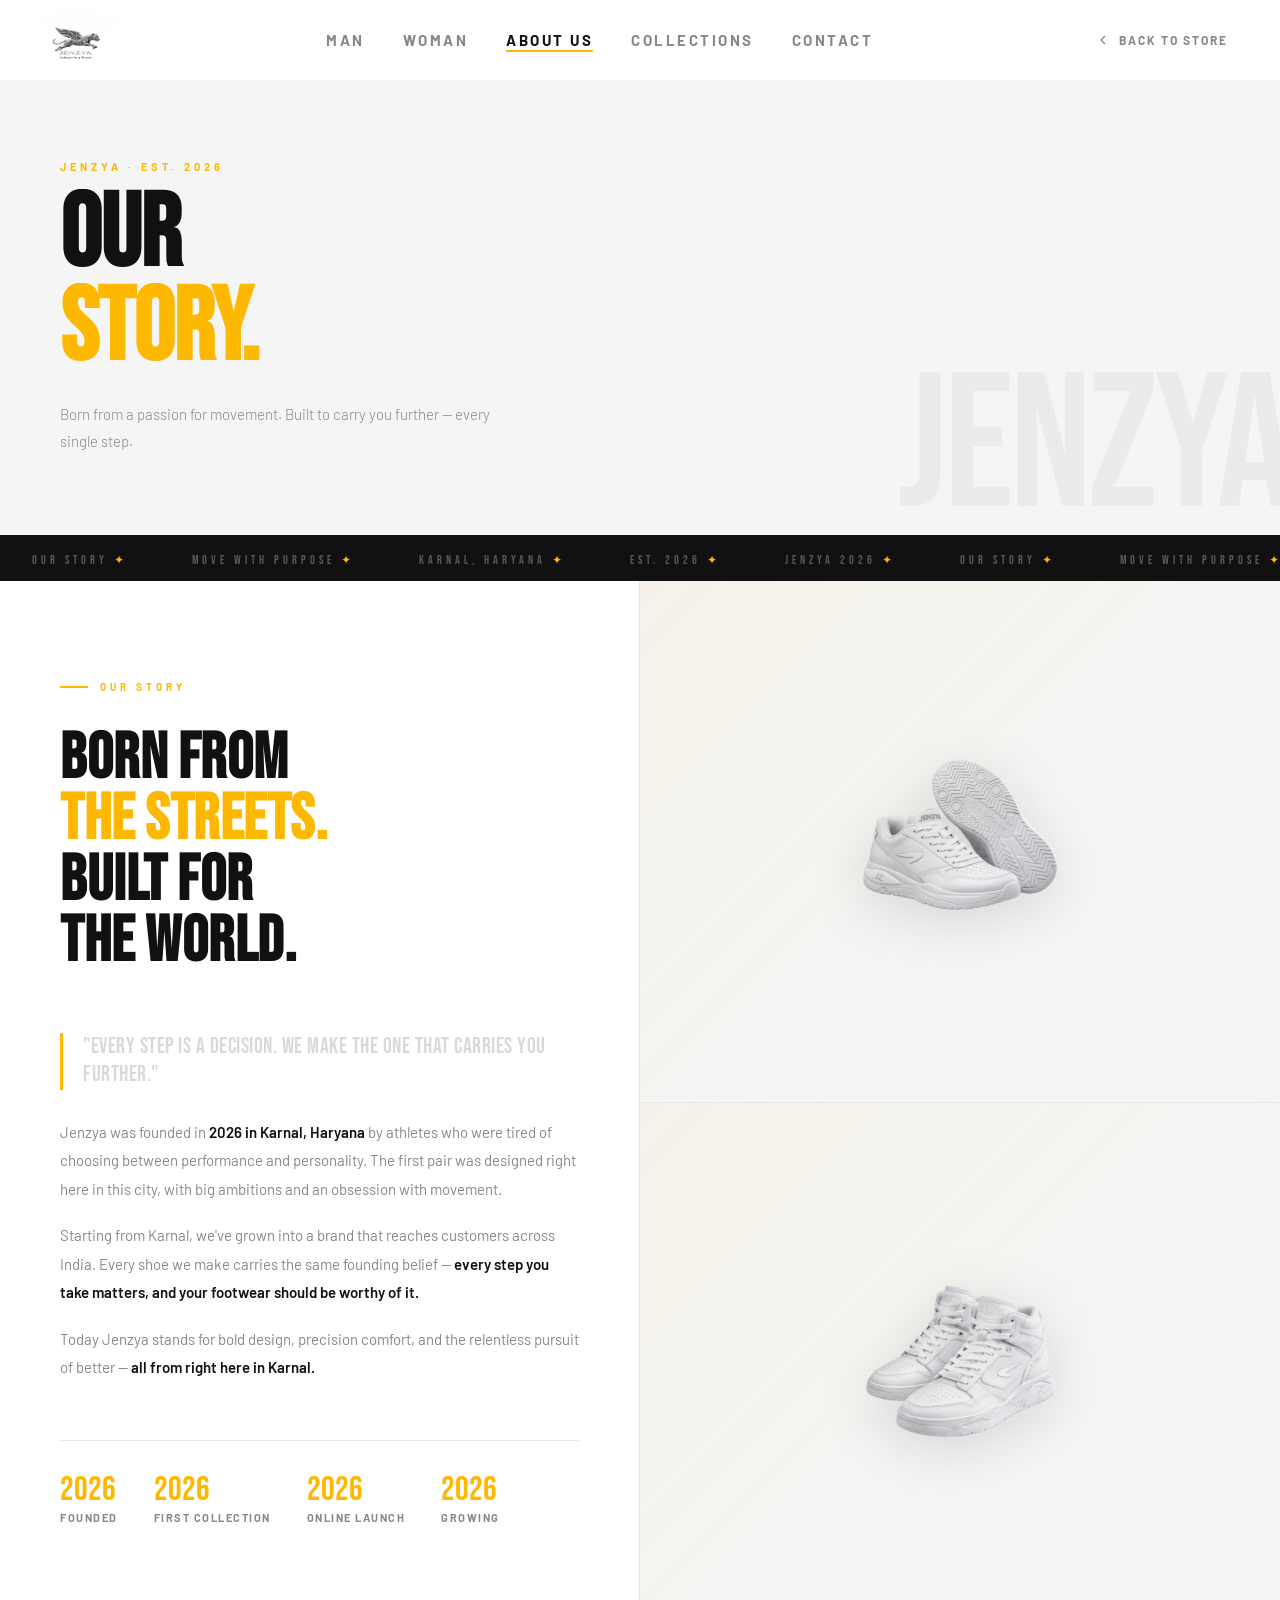
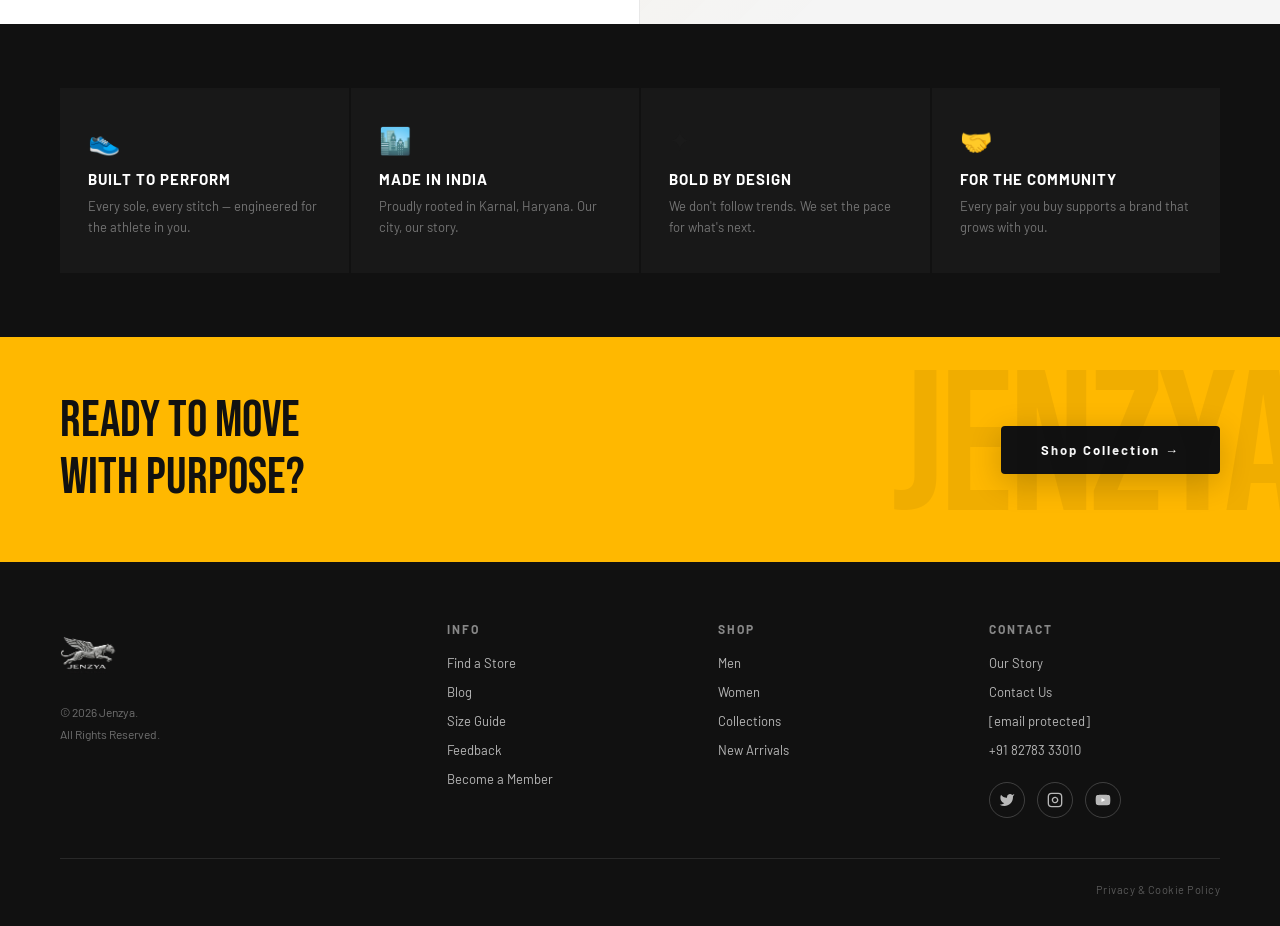
<file: about.html>
<!DOCTYPE html>
<html lang="en-IN">
<head>
  <meta charset="UTF-8" />
  <link rel="icon" type="image/png" href="favicon.png" />
  <link rel="apple-touch-icon" href="favicon.png" />
  <meta name="viewport" content="width=device-width, initial-scale=1.0" />
    <!-- ═══ SEO: Primary Meta ═══════════════════════════════════════ -->
  <meta name="description" content="Discover the Jenzya story. Born in Karnal, Haryana, Jenzya is an Indian premium sports shoe brand built on performance, style, and purpose. Learn more about our mission to empower the modern athlete." />
  <meta name="keywords"    content="about jenzya, jenzya brand story, indian sports shoe brand, jenzya karnal haryana, premium shoes india brand, jenzya mission, jenzya history, sneakers made in India, shoe startup India, quality athletics brand, jenzya, jenzia, jenzya shoes, jenzya footwear, jenzya athletics, jenzya sports, jenzya official, jenzya brand, jenzya sneakers India, jenzya original, jenzya kx pro, air jenzya, jenzya zoom turbo, jenzya phantom elite, jenzya react flex, jenzya haryana, jenzya karnal, jenzya store, jenzya collection, men sports shoes, sports shoes for men, running shoes India, training shoes, gym shoes, workout sneakers, premium shoe brand India, best quality sneakers, Indian footwear startup, Karnal business story, Haryana local brand" />
  <meta name="author"      content="Jenzya" />
  <meta name="robots"      content="index, follow, max-image-preview:large, max-snippet:-1, max-video-preview:-1" />
  <meta name="theme-color" content="#FFB800" />
  <link rel="canonical"    href="https://www.jenzya.com/about.html" />

  <!-- ═══ SEO: Open Graph (Facebook / WhatsApp Preview) ════════════ -->
  <meta property="og:type"        content="website" />
  <meta property="og:url"         content="https://www.jenzya.com/about.html" />
  <meta property="og:title"       content="About Jenzya — India's Premium Sports Shoe Brand" />
  <meta property="og:description" content="Born in Karnal, Haryana. Jenzya blends premium engineering with bold design. Discover our mission to revolutionize the Indian sports shoe market." />
  <meta property="og:image"       content="https://www.jenzya.com/logo.png" />
  <meta property="og:image:width"  content="1080" />
  <meta property="og:image:height" content="1080" />
  <meta property="og:site_name"   content="Jenzya" />
  <meta property="og:locale"      content="en_IN" />

  <!-- ═══ SEO: Twitter Card ════════════════════════════════════════ -->
  <meta name="twitter:card"        content="summary_large_image" />
  <meta name="twitter:title"       content="About Jenzya — India's Premium Sports Shoe Brand" />
  <meta name="twitter:description" content="Born in Karnal, Haryana. Jenzya blends performance engineering with bold design for the modern Indian athlete." />
  <meta name="twitter:image"       content="https://www.jenzya.com/logo.png" />

  <!-- ═══ SEO: Geo & Local ════════════════════════════════════════ -->
  <meta name="geo.region"      content="IN-HR" />
  <meta name="geo.placename"   content="Karnal, Haryana, India" />
  <meta name="geo.position"    content="29.6857;76.9905" />
  <meta name="ICBM"            content="29.6857, 76.9905" />
  <meta name="language"        content="English" />
  <meta name="revisit-after"   content="7 days" />

  <!-- ═══ SEO: Structured Data (JSON-LD) ═════════════════════════ -->
  <script type="application/ld+json">
  {
    "@context": "https://schema.org",
    "@type": "AboutPage",
    "name": "About Jenzya",
    "url": "https://www.jenzya.com/about.html",
    "description": "Learn about Jenzya — India's premium sports shoe brand founded in Karnal, Haryana.",
    "breadcrumb": {
      "@type": "BreadcrumbList",
      "itemListElement": [
        { "@type": "ListItem", "position": 1, "name": "Home", "item": "https://www.jenzya.com/" },
        { "@type": "ListItem", "position": 2, "name": "About Us", "item": "https://www.jenzya.com/about.html" }
      ]
    }
  }
  </script>

  <title>About Jenzya — Our Story, Mission & Brand | Premium Sports Shoes India</title>
  <link rel="stylesheet" href="style.css" />
  <link rel="preload" as="image" href="favicon.png" />
  <link rel="preconnect" href="https://fonts.googleapis.com" />
  <link rel="preconnect" href="https://fonts.gstatic.com" crossorigin />
  <link href="https://fonts.googleapis.com/css2?family=Bebas+Neue&family=Barlow:ital,wght@0,300;0,400;0,500;0,600;0,700;0,900;1,300&display=swap" rel="stylesheet" media="print" onload="this.media='all'" />
  <noscript><link rel="stylesheet" href="https://fonts.googleapis.com/css2?family=Bebas+Neue&family=Barlow:ital,wght@0,300;0,400;0,500;0,600;0,700;0,900;1,300&display=swap" /></noscript>
</head>
<body data-page="about">

  <!-- ===== NAVBAR ===== -->
  <nav class="navbar" id="navbar">
    <div class="nav-logo">
      <a href="/" style="display:flex;align-items:center;">
        <img src="logo.webp" alt="Jenzya" style="height:52px;width:auto;" />
      </a>
    </div>
    <ul class="nav-links">
      <li><a href="index.html">MAN</a></li>
      <li><a href="women.html">WOMAN</a></li>
      <li><a href="about.html" class="active">ABOUT US</a></li>
      <li><a href="collection.html">COLLECTIONS</a></li>
      <li><a href="contact.html">CONTACT</a></li>
    </ul>
    <a href="index.html" class="nav-back">
      <svg width="16" height="16" viewBox="0 0 24 24" fill="none" stroke="currentColor" stroke-width="2"><polyline points="15 18 9 12 15 6"/></svg>
      BACK TO STORE
    </a>
    <button class="hamburger" id="hamburger" aria-label="Menu">
      <span></span><span></span><span></span>
    </button>
  </nav>

  <!-- Mobile Menu -->
  <div class="mobile-menu" id="mobileMenu">
    <ul>
      <li><a href="index.html">MAN</a></li>
      <li><a href="women.html">WOMAN</a></li>
      <li><a href="about.html">ABOUT US</a></li>
      <li><a href="collection.html">COLLECTIONS</a></li>
      <li><a href="contact.html">CONTACT</a></li>
    </ul>
  </div>

  <!-- ===== HERO ===== -->
  <section class="about-hero">
    <div>
      <p class="hero-eyebrow">JENZYA · EST. 2026</p>
      <h1 class="about-hero-title">
        <span class="ln"><span>OUR</span></span>
        <span class="ln"><span>STORY.</span></span>
      </h1>
      <p class="about-hero-sub">Born from a passion for movement. Built to carry you further — every single step.</p>
    </div>
  </section>

  <!-- ===== MARQUEE ===== -->
  <div class="marquee-band">
    <div class="marquee-track">
      <span class="marquee-item">OUR STORY <span>✦</span></span>
      <span class="marquee-item">MOVE WITH PURPOSE <span>✦</span></span>
      <span class="marquee-item">KARNAL, HARYANA <span>✦</span></span>
      <span class="marquee-item">EST. 2026 <span>✦</span></span>
      <span class="marquee-item">JENZYA 2026 <span>✦</span></span>
      <span class="marquee-item">OUR STORY <span>✦</span></span>
      <span class="marquee-item">MOVE WITH PURPOSE <span>✦</span></span>
      <span class="marquee-item">KARNAL, HARYANA <span>✦</span></span>
      <span class="marquee-item">EST. 2026 <span>✦</span></span>
      <span class="marquee-item">JENZYA 2026 <span>✦</span></span>
    </div>
  </div>

  <!-- ===== OUR STORY ===== -->
  <section class="story-section">
    <div class="story-left">
      <div class="section-tag sr sr-left sr-d1">Our Story</div>

      <h2 class="story-title sr sr-d2">
        Born From<br/><em>The Streets.</em><br/>Built for<br/>The World.
      </h2>

      <div class="story-pull sr sr-d3">
        "Every step is a decision. We make the one that carries you further."
      </div>

      <div class="story-body sr sr-d4">
        <p>Jenzya was founded in <strong>2026 in Karnal, Haryana</strong> by athletes who were tired of choosing between performance and personality. The first pair was designed right here in this city, with big ambitions and an obsession with movement.</p>
        <p>Starting from Karnal, we've grown into a brand that reaches customers across India. Every shoe we make carries the same founding belief — <strong>every step you take matters, and your footwear should be worthy of it.</strong></p>
        <p>Today Jenzya stands for bold design, precision comfort, and the relentless pursuit of better — <strong>all from right here in Karnal.</strong></p>
      </div>

      <div class="story-timeline sr sr-d5">
        <div class="timeline-item">
          <div class="timeline-year">2026</div>
          <div class="timeline-desc">Founded</div>
        </div>
        <div class="timeline-item">
          <div class="timeline-year">2026</div>
          <div class="timeline-desc">First Collection</div>
        </div>
        <div class="timeline-item">
          <div class="timeline-year">2026</div>
          <div class="timeline-desc">Online Launch</div>
        </div>
        <div class="timeline-item">
          <div class="timeline-year">2026</div>
          <div class="timeline-desc">Growing</div>
        </div>
      </div>
    </div>

    <div class="story-right">
      <div class="story-img-cell sr sr-right sr-d1">
        <img src="jenzya-kx-pro.webp" alt="Jenzya KX Pro" />
      </div>
      <div class="story-img-cell sr sr-right sr-d2">
        <img src="jenzya-zoom-turbo.webp" alt="Jenzya Zoom Turbo" />
      </div>
    </div>
  </section>

  <!-- ===== VALUES STRIP ===== -->
  <div class="values-strip">
    <div class="value-item sr sr-d1">
      <div class="value-icon">👟</div>
      <div class="value-title">Built to Perform</div>
      <div class="value-desc">Every sole, every stitch — engineered for the athlete in you.</div>
    </div>
    <div class="value-item sr sr-d2">
      <div class="value-icon">🏙️</div>
      <div class="value-title">Made in India</div>
      <div class="value-desc">Proudly rooted in Karnal, Haryana. Our city, our story.</div>
    </div>
    <div class="value-item sr sr-d3">
      <div class="value-icon">✦</div>
      <div class="value-title">Bold by Design</div>
      <div class="value-desc">We don't follow trends. We set the pace for what's next.</div>
    </div>
    <div class="value-item sr sr-d4">
      <div class="value-icon">🤝</div>
      <div class="value-title">For the Community</div>
      <div class="value-desc">Every pair you buy supports a brand that grows with you.</div>
    </div>
  </div>

  <!-- ===== FOOTER CTA ===== -->
  <div class="footer-cta sr">
    <p class="cta-text">Ready to move<br/>with purpose?</p>
    <a href="index.html" class="btn-cta-dark">Shop Collection →</a>
  </div>

  <!-- ===== FOOTER ===== -->
  <footer class="footer">
    <div class="footer-inner">
      <div class="footer-brand">
        <img src="logo.webp" alt="Jenzya" class="footer-logo-img" />
        <p class="footer-copy">© 2026 Jenzya.<br/>All Rights Reserved.</p>
      </div>
      <div class="footer-col">
        <h4>Info</h4>
        <ul>
          <li><a href="contact.html">Find a Store</a></li>
          <li><a href="blog.html">Blog</a></li>
          <li><a href="#">Size Guide</a></li>
          <li><a href="#">Feedback</a></li>
          <li><a href="#">Become a Member</a></li>
        </ul>
      </div>
      <div class="footer-col">
        <h4>Shop</h4>
        <ul>
          <li><a href="index.html">Men</a></li>
          <li><a href="women.html">Women</a></li>
          <li><a href="#">Collections</a></li>
          <li><a href="#">New Arrivals</a></li>
        </ul>
      </div>
      <div class="footer-col">
        <h4>Contact</h4>
        <ul>
          <li><a href="about.html">Our Story</a></li>
          <li><a href="contact.html">Contact Us</a></li>
          <li><a href="/cdn-cgi/l/email-protection#d8b2bdb6a2a1b9ec98bfb5b9b1b4f6bbb7b5"><span class="__cf_email__" data-cfemail="b5dfd0dbcfccd481f5d2d8d4dcd99bd6dad8">[email&#160;protected]</span></a></li>
          <li><a href="tel:+918278333010">+91 82783 33010</a></li>
        </ul>
        <div class="footer-social">
          <a href="https://x.com/jenzya_india" aria-label="Twitter" class="social-icon">
            <svg width="16" height="16" viewBox="0 0 24 24" fill="currentColor"><path d="M23 3a10.9 10.9 0 01-3.14 1.53 4.48 4.48 0 00-7.86 3v1A10.66 10.66 0 013 4s-4 9 5 13a11.64 11.64 0 01-7 2c9 5 20 0 20-11.5a4.5 4.5 0 00-.08-.83A7.72 7.72 0 0023 3z"/></svg>
          </a>
          <a href="https://www.instagram.com/jenzya.official/" aria-label="Instagram" class="social-icon">
            <svg width="16" height="16" viewBox="0 0 24 24" fill="none" stroke="currentColor" stroke-width="2"><rect x="2" y="2" width="20" height="20" rx="5" ry="5"/><path d="M16 11.37A4 4 0 1112.63 8 4 4 0 0116 11.37z"/><line x1="17.5" y1="6.5" x2="17.51" y2="6.5"/></svg>
          </a>
          <a href="https://youtube.com/@jenzya_india?si=ILvp7IlSkPK_X5vf" aria-label="YouTube" class="social-icon">
            <svg width="16" height="16" viewBox="0 0 24 24" fill="currentColor"><path d="M22.54 6.42a2.78 2.78 0 00-1.94-1.96C18.88 4 12 4 12 4s-6.88 0-8.6.46a2.78 2.78 0 00-1.94 1.96A29 29 0 001 12a29 29 0 00.46 5.58A2.78 2.78 0 003.4 19.54C5.12 20 12 20 12 20s6.88 0 8.6-.46a2.78 2.78 0 001.94-1.96A29 29 0 0023 12a29 29 0 00-.46-5.58z"/><polygon points="9.75 15.02 15.5 12 9.75 8.98 9.75 15.02" fill="white"/></svg>
          </a>
        </div>
      </div>
    </div>
    <div class="footer-bottom">
      <span>Privacy & Cookie Policy</span>
    </div>
  </footer>

  <script src="script.js"></script>
</body>
</html>
</file>
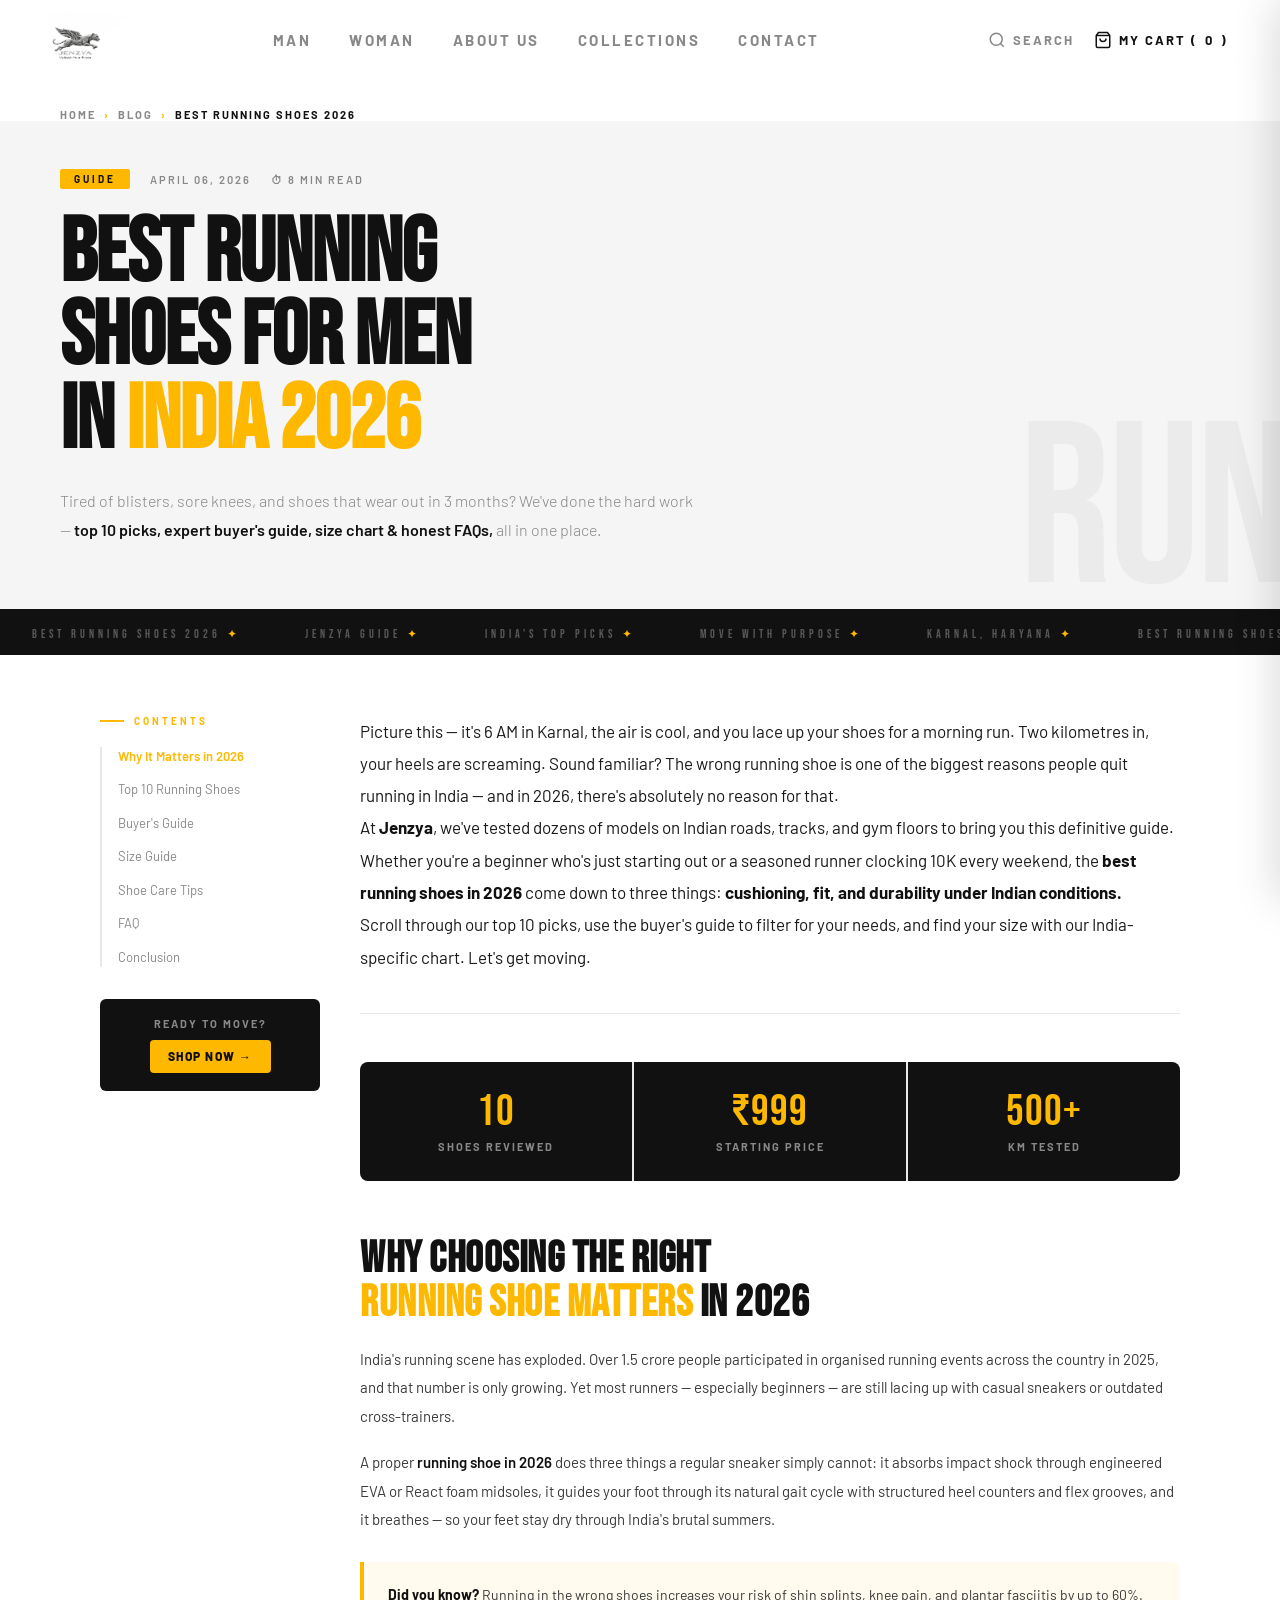
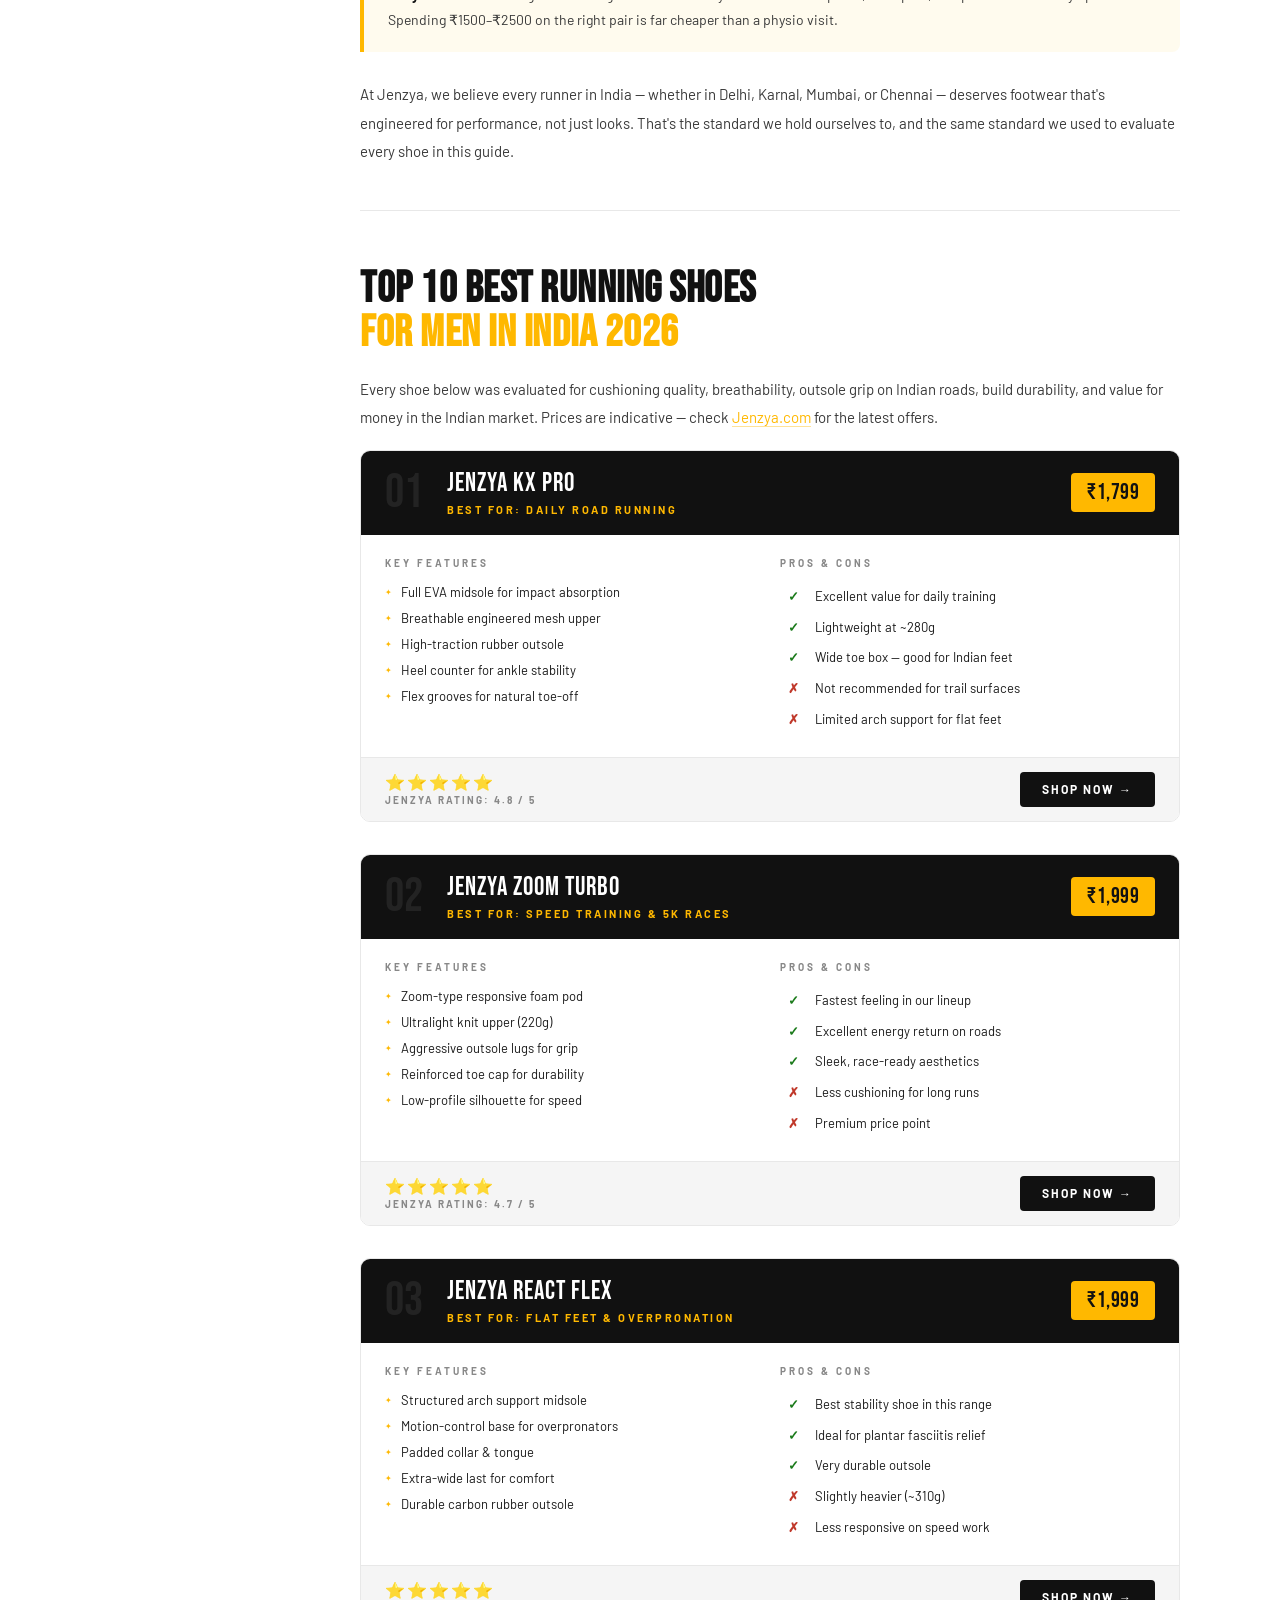
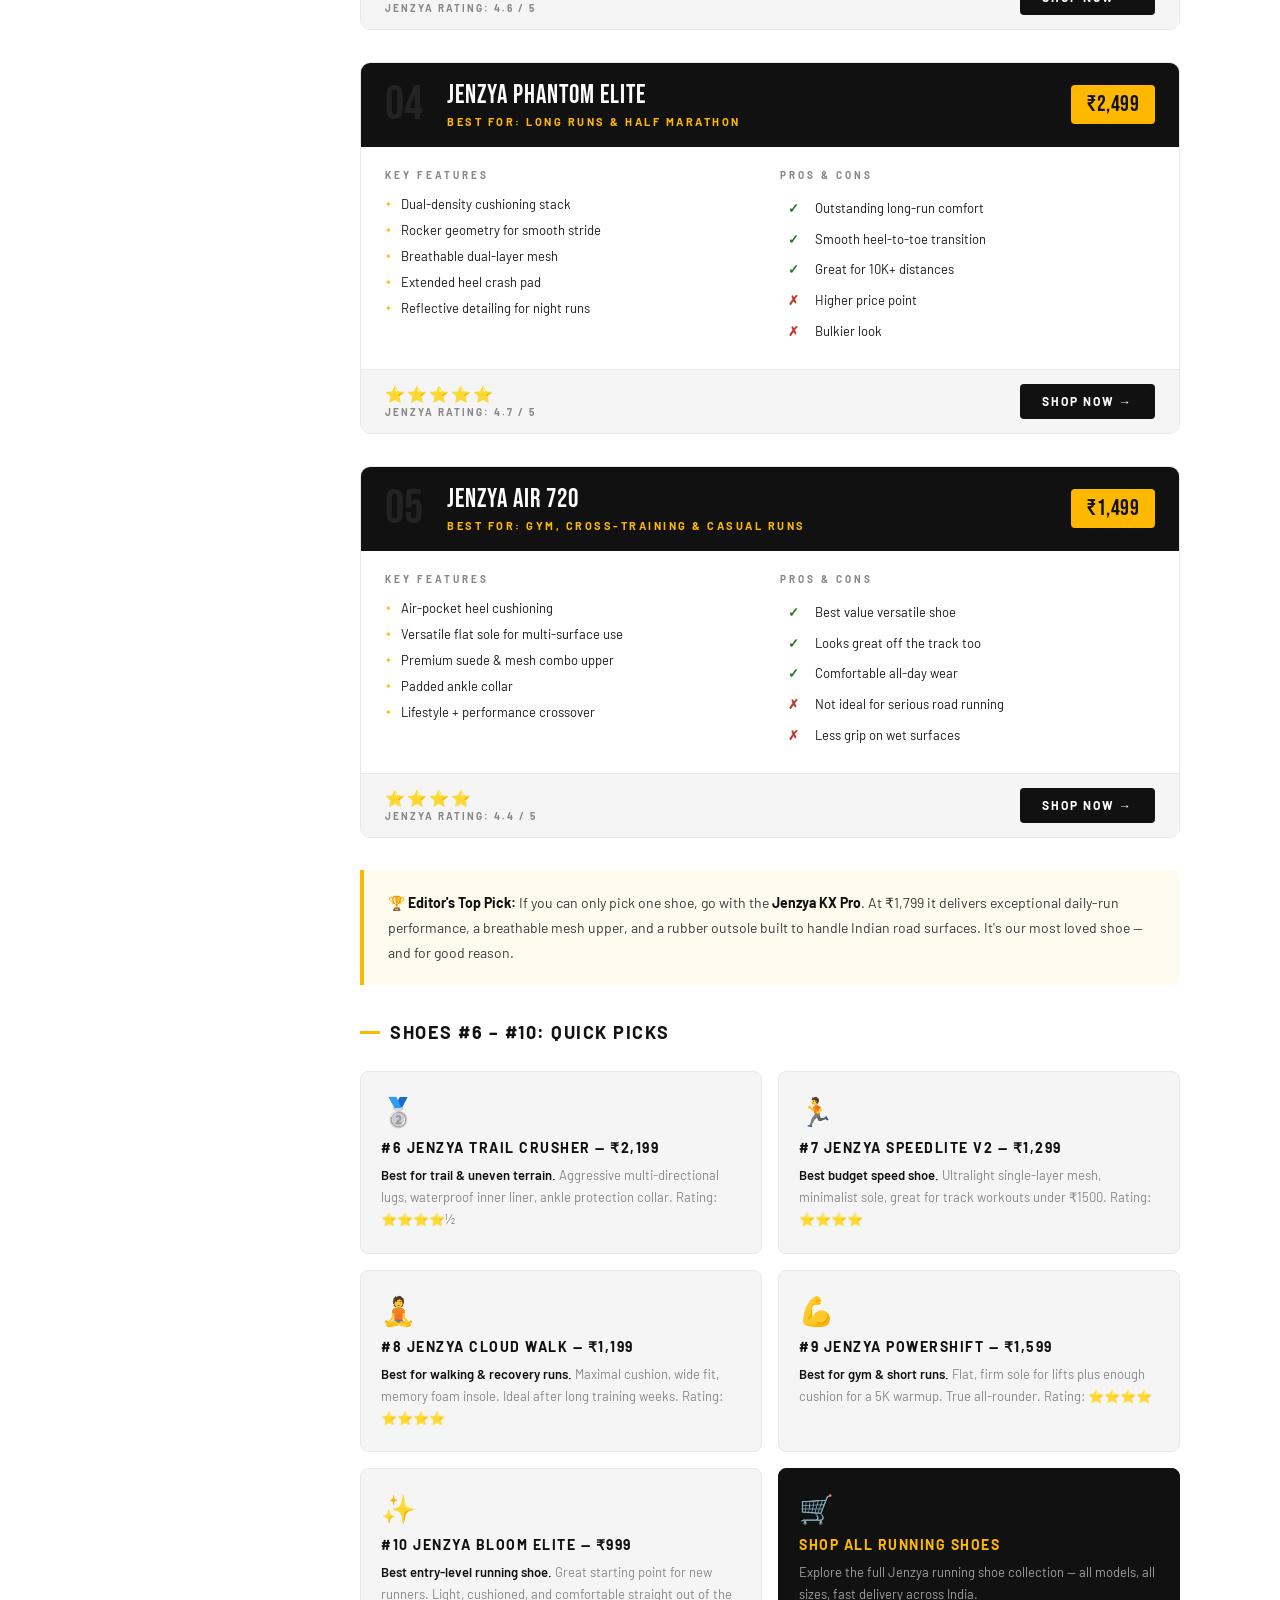
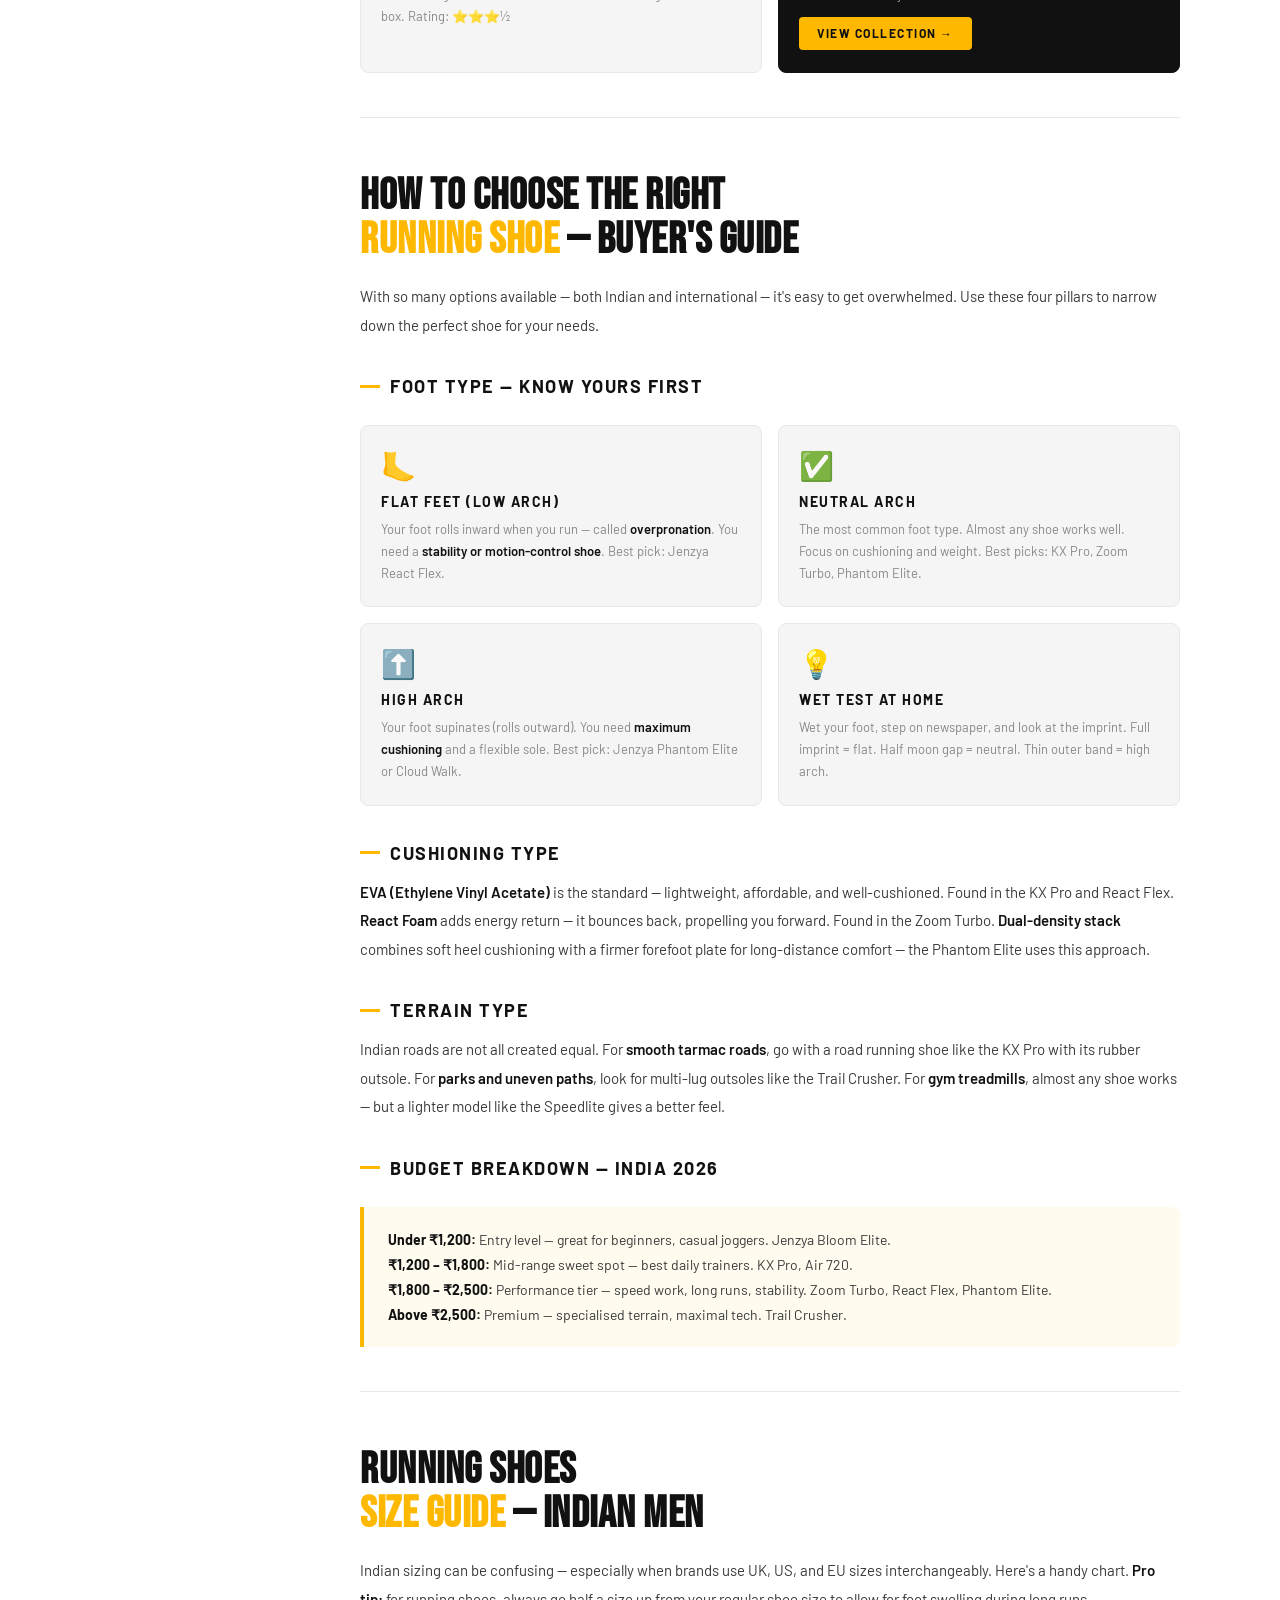
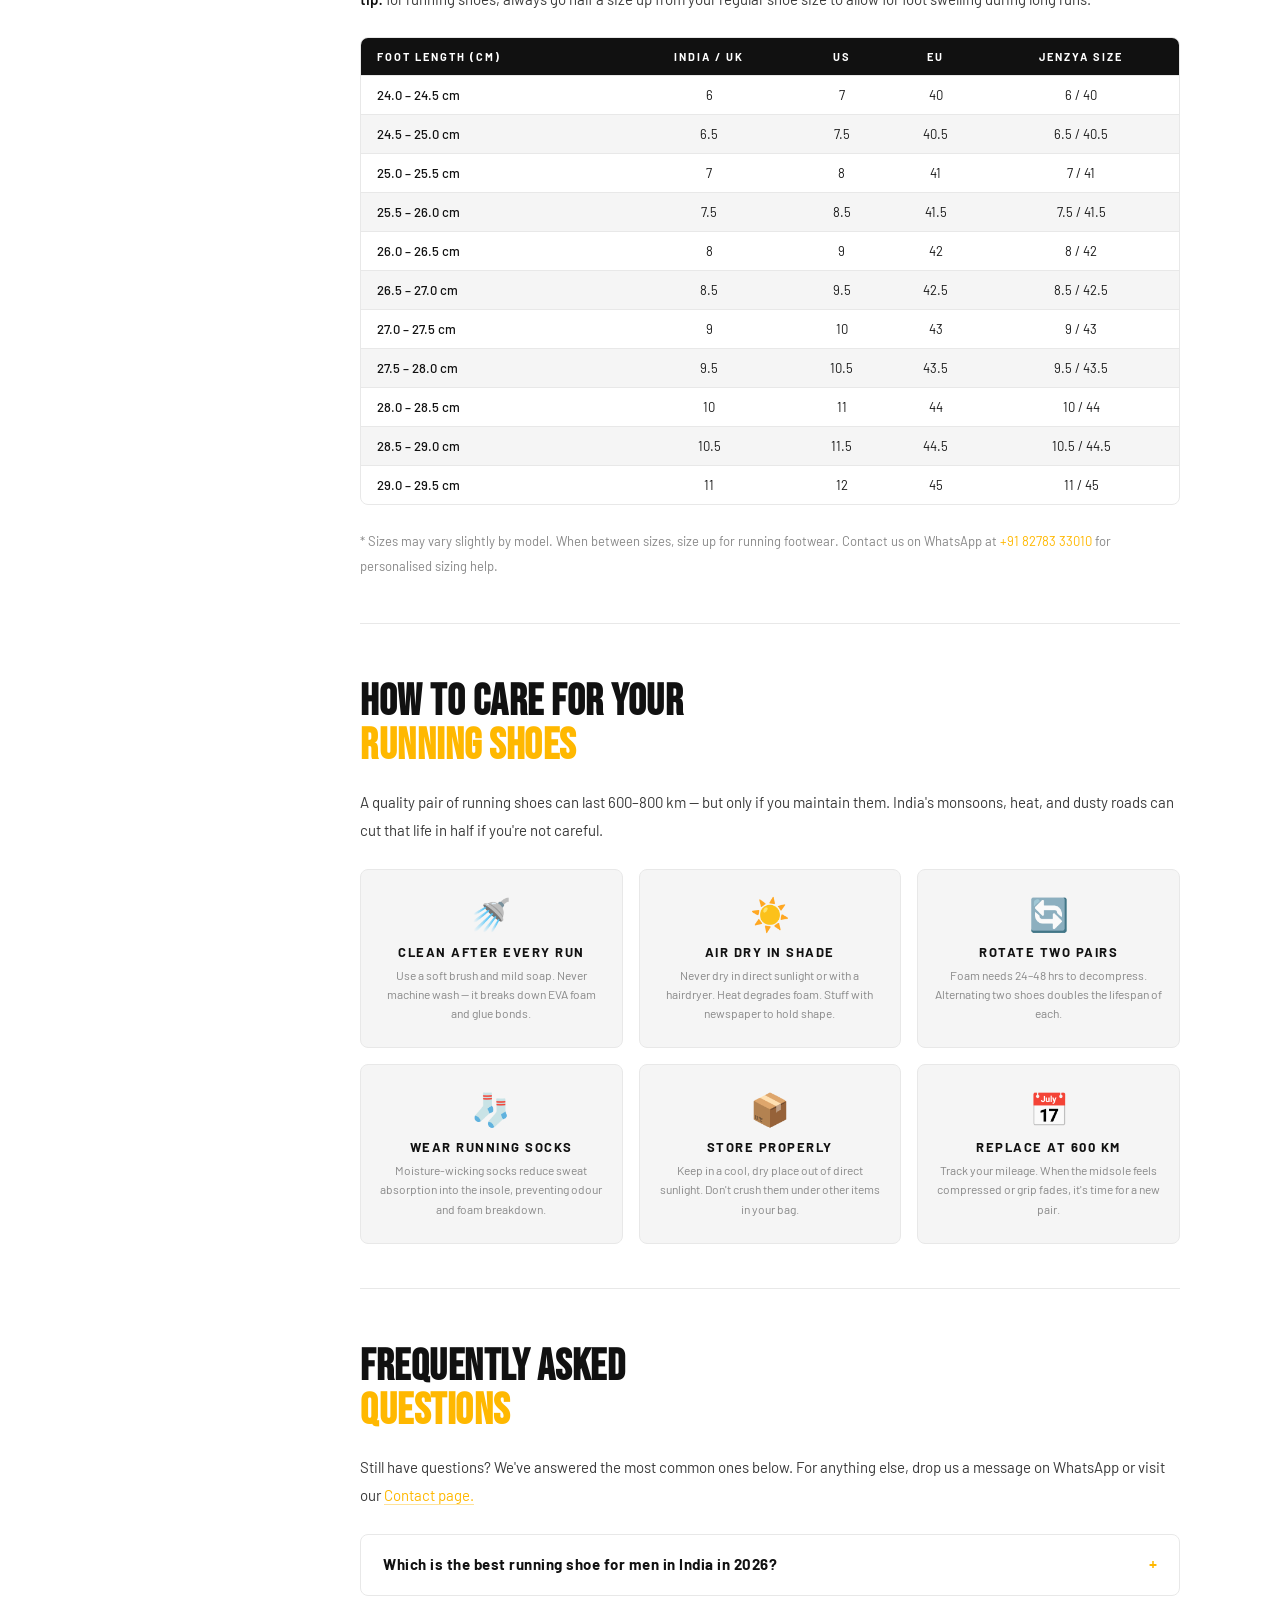
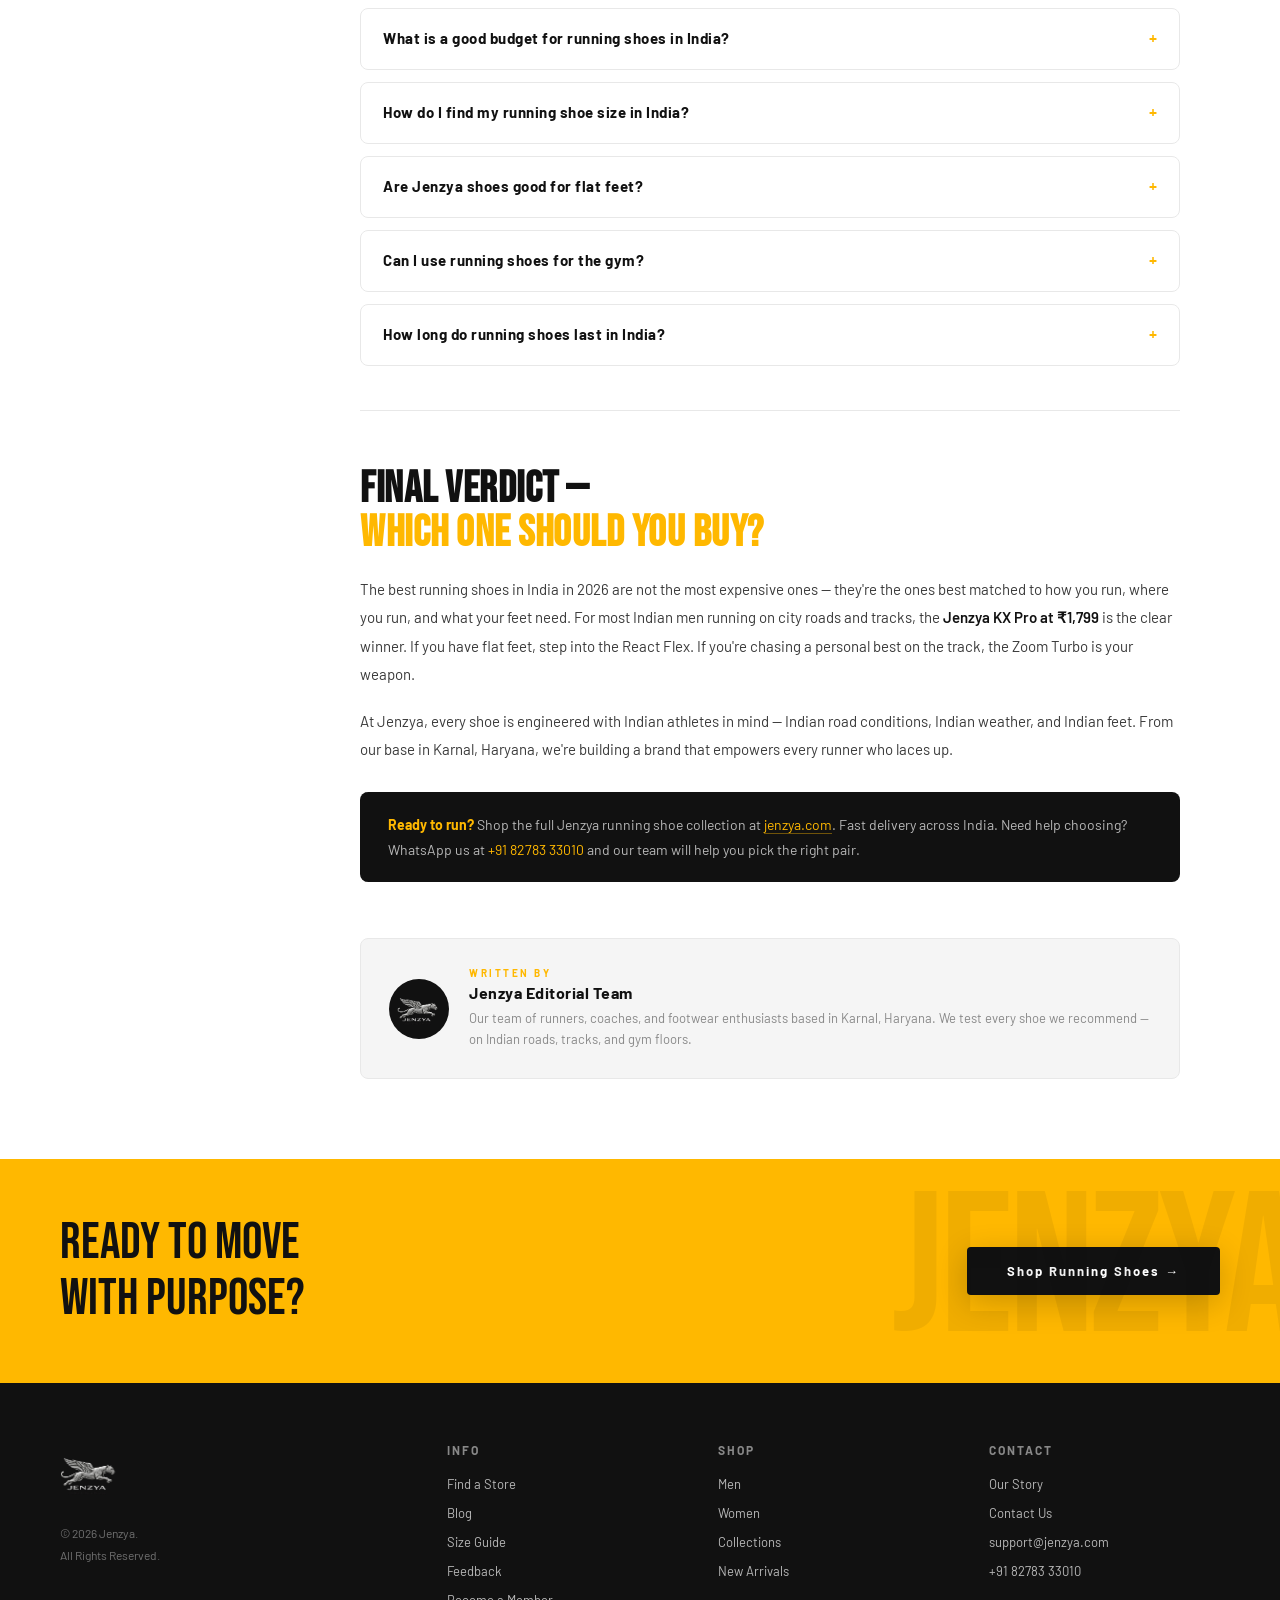
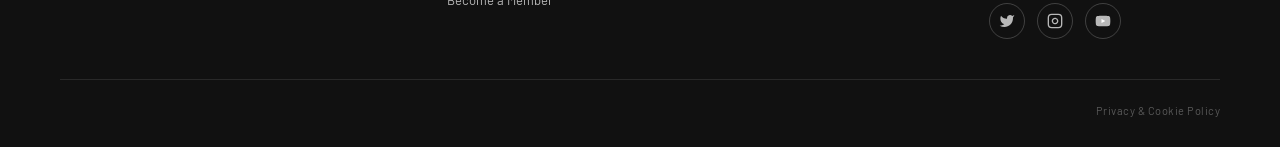
<file: blog.html>
<!DOCTYPE html>
<html lang="en-IN">
<head>
  <meta charset="UTF-8" />
  <link rel="icon" type="image/png" href="logo.png" />
  <link rel="apple-touch-icon" href="logo.png" />
  <meta name="viewport" content="width=device-width, initial-scale=1.0" />

  <!-- ═══ SEO: Primary Meta ═══════════════════════════════════════ -->
  <meta name="description" content="Looking for the best running shoes in India 2026? Jenzya's expert guide covers top picks for men, buyer tips, size guide & more. Shop premium running shoes from ₹999–₹4999." />
  <meta name="keywords" content="best running shoes 2026, best running shoes for men in India, running shoes under 2000 India, lightweight running shoes men, best sports shoes for running, comfortable running shoes India, jenzya running shoes, sports shoes karnal, premium running shoes India, running shoes guide India, EVA midsole cushioning, breathable mesh upper, plantar fasciitis shoes India, neutral running shoes, pronation support shoes" />
  <meta name="author" content="Jenzya" />
  <meta name="robots" content="index, follow, max-image-preview:large, max-snippet:-1, max-video-preview:-1" />
  <meta name="theme-color" content="#FFB800" />
  <link rel="canonical" href="https://www.jenzya.com/blog/best-running-shoes-2026" />

  <!-- ═══ SEO: Open Graph ════════════════════════════════════════ -->
  <meta property="og:type" content="article" />
  <meta property="og:url" content="https://www.jenzya.com/blog/best-running-shoes-2026" />
  <meta property="og:title" content="Best Running Shoes for Men in India 2026 — Jenzya" />
  <meta property="og:description" content="Top 10 running shoes for Indian men in 2026. Expert picks, buyer's guide, size chart & FAQ — all in one place. Only at Jenzya." />
  <meta property="og:image" content="https://www.jenzya.com/logo.png" />
  <meta property="og:image:width" content="1080" />
  <meta property="og:image:height" content="1080" />
  <meta property="og:site_name" content="Jenzya" />
  <meta property="og:locale" content="en_IN" />
  <meta property="article:published_time" content="2026-04-06" />
  <meta property="article:modified_time" content="2026-04-06" />
  <meta property="article:author" content="Jenzya Editorial Team" />

  <!-- ═══ SEO: Twitter Card ════════════════════════════════════════ -->
  <meta name="twitter:card" content="summary_large_image" />
  <meta name="twitter:title" content="Best Running Shoes for Men in India 2026 — Jenzya" />
  <meta name="twitter:description" content="Top 10 running shoes for Indian men in 2026. Expert picks, buyer's guide & FAQ from Jenzya." />
  <meta name="twitter:image" content="https://www.jenzya.com/logo.png" />

  <!-- ═══ SEO: Geo & Local ════════════════════════════════════════ -->
  <meta name="geo.region" content="IN-HR" />
  <meta name="geo.placename" content="Karnal, Haryana, India" />
  <meta name="geo.position" content="29.6857;76.9905" />
  <meta name="ICBM" content="29.6857, 76.9905" />
  <meta name="language" content="English" />
  <meta name="revisit-after" content="7 days" />

  <!-- ═══ SEO: Structured Data — Article + FAQ + BreadcrumbList ═══ -->
  <script type="application/ld+json">
  {
    "@context": "https://schema.org",
    "@graph": [
      {
        "@type": "Article",
        "@id": "https://www.jenzya.com/blog/best-running-shoes-2026#article",
        "headline": "Best Running Shoes for Men in India 2026",
        "description": "A comprehensive guide to the top 10 running shoes for men in India 2026, including a buyer's guide, size chart, and FAQs.",
        "image": "https://www.jenzya.com/logo.png",
        "author": { "@type": "Organization", "name": "Jenzya", "url": "https://www.jenzya.com" },
        "publisher": {
          "@type": "Organization",
          "name": "Jenzya",
          "logo": { "@type": "ImageObject", "url": "https://www.jenzya.com/logo.png" }
        },
        "datePublished": "2026-04-06",
        "dateModified": "2026-04-06",
        "mainEntityOfPage": "https://www.jenzya.com/blog/best-running-shoes-2026"
      },
      {
        "@type": "BreadcrumbList",
        "itemListElement": [
          { "@type": "ListItem", "position": 1, "name": "Home", "item": "https://www.jenzya.com/" },
          { "@type": "ListItem", "position": 2, "name": "Blog", "item": "https://www.jenzya.com/blog" },
          { "@type": "ListItem", "position": 3, "name": "Best Running Shoes 2026", "item": "https://www.jenzya.com/blog/best-running-shoes-2026" }
        ]
      },
      {
        "@type": "FAQPage",
        "mainEntity": [
          {
            "@type": "Question",
            "name": "Which is the best running shoe for men in India in 2026?",
            "acceptedAnswer": { "@type": "Answer", "text": "The Jenzya KX Pro is our top pick for 2026 — offering EVA cushioning, breathable mesh upper, and rubber outsole grip at an affordable Indian price point of ₹1799." }
          },
          {
            "@type": "Question",
            "name": "What is a good budget for running shoes in India?",
            "acceptedAnswer": { "@type": "Answer", "text": "For daily running, a budget of ₹1500–₹2500 gives you solid cushioning and durability. At Jenzya, our range starts at ₹999 with premium options up to ₹4999." }
          },
          {
            "@type": "Question",
            "name": "How do I know my running shoe size in India?",
            "acceptedAnswer": { "@type": "Answer", "text": "Place your foot on paper, trace the outline, and measure the longest point in centimetres. Add 0.5–1 cm for running comfort. Indian sizes typically run a half-size smaller than EU charts." }
          },
          {
            "@type": "Question",
            "name": "Are Jenzya shoes good for flat feet?",
            "acceptedAnswer": { "@type": "Answer", "text": "Yes. The Jenzya React Flex features a structured arch support midsole designed for overpronation and flat feet, providing stability without sacrificing comfort." }
          },
          {
            "@type": "Question",
            "name": "Can I use running shoes for the gym?",
            "acceptedAnswer": { "@type": "Answer", "text": "Running shoes can be used for light gym work and cardio. However, for heavy lifting or lateral training, a cross-trainer with a flatter sole offers better stability." }
          },
          {
            "@type": "Question",
            "name": "How long do running shoes last in India?",
            "acceptedAnswer": { "@type": "Answer", "text": "On average, quality running shoes last 500–800 km or roughly 6–12 months of regular use. In India's heat, replace them sooner if the midsole feels compressed or the sole grip wears down." }
          }
        ]
      }
    ]
  }
  </script>

  <title>Best Running Shoes for Men in India 2026 — Top 10 Picks | Jenzya</title>
  <link rel="stylesheet" href="style.css" />
  <link rel="preconnect" href="https://fonts.googleapis.com" />
  <link rel="preconnect" href="https://fonts.gstatic.com" crossorigin />
  <link href="https://fonts.googleapis.com/css2?family=Bebas+Neue&family=Barlow:ital,wght@0,300;0,400;0,500;0,600;0,700;0,900;1,300&display=swap" rel="stylesheet" />

  <style>
    /* ═══ BLOG PAGE — SCOPED STYLES ═══════════════════════════════ */

    /* Breadcrumb */
    .blog-breadcrumb {
      padding: calc(var(--nav-h) + 28px) 60px 0;
      display: flex;
      align-items: center;
      gap: 8px;
      font-family: var(--font-cond);
      font-size: 11px;
      font-weight: 700;
      letter-spacing: 2px;
      text-transform: uppercase;
      color: var(--gray-text);
    }
    .blog-breadcrumb a { color: var(--gray-text); transition: color 0.2s; }
    .blog-breadcrumb a:hover { color: var(--accent); }
    .blog-breadcrumb span { color: var(--accent); }

    /* ── Blog Hero ── */
    .blog-hero {
      background: var(--gray-light);
      padding: 48px 60px 64px;
      position: relative;
      overflow: hidden;
    }
    .blog-hero::after {
      content: 'RUN';
      position: absolute;
      font-family: var(--font-display);
      font-size: clamp(120px, 18vw, 260px);
      color: rgba(0,0,0,0.04);
      right: -10px;
      bottom: -20px;
      letter-spacing: -4px;
      pointer-events: none;
      line-height: 1;
    }
    .blog-meta-row {
      display: flex;
      align-items: center;
      gap: 20px;
      margin-bottom: 24px;
      flex-wrap: wrap;
    }
    .blog-category-tag {
      font-family: var(--font-cond);
      font-size: 10px;
      font-weight: 700;
      letter-spacing: 3px;
      text-transform: uppercase;
      background: var(--accent);
      color: var(--black);
      padding: 4px 14px;
      border-radius: 2px;
    }
    .blog-date {
      font-family: var(--font-cond);
      font-size: 11px;
      font-weight: 600;
      letter-spacing: 2px;
      text-transform: uppercase;
      color: var(--gray-text);
    }
    .blog-read-time {
      font-family: var(--font-cond);
      font-size: 11px;
      font-weight: 600;
      letter-spacing: 2px;
      text-transform: uppercase;
      color: var(--gray-text);
    }
    .blog-hero-title {
      font-family: var(--font-display);
      font-size: clamp(44px, 7vw, 96px);
      line-height: 0.93;
      color: var(--black);
      letter-spacing: -1px;
      max-width: 900px;
      position: relative;
      z-index: 1;
    }
    .blog-hero-title em {
      font-style: normal;
      color: var(--accent);
    }
    .blog-hero-sub {
      font-size: 16px;
      color: var(--gray-text);
      margin-top: 24px;
      max-width: 640px;
      line-height: 1.8;
      font-weight: 300;
    }
    .blog-hero-sub strong { color: var(--black); font-weight: 600; }

    /* ── Layout: Sidebar + Content ── */
    .blog-layout {
      display: grid;
      grid-template-columns: 260px 1fr;
      gap: 0;
      max-width: 1200px;
      margin: 0 auto;
      padding: 60px 60px 80px;
      align-items: start;
    }

    /* ── Sidebar TOC ── */
    .blog-sidebar {
      position: sticky;
      top: calc(var(--nav-h) + 24px);
      padding-right: 40px;
    }
    .toc-label {
      font-family: var(--font-cond);
      font-size: 10px;
      font-weight: 700;
      letter-spacing: 3px;
      text-transform: uppercase;
      color: var(--accent);
      display: flex;
      align-items: center;
      gap: 10px;
      margin-bottom: 20px;
    }
    .toc-label::before {
      content: '';
      display: block;
      width: 24px;
      height: 2px;
      background: var(--accent);
    }
    .toc-list {
      list-style: none;
      border-left: 2px solid var(--gray-mid);
      padding-left: 16px;
    }
    .toc-list li {
      margin-bottom: 14px;
    }
    .toc-list a {
      font-family: var(--font-body);
      font-size: 13px;
      color: var(--gray-text);
      line-height: 1.5;
      transition: color 0.2s;
      display: block;
    }
    .toc-list a:hover,
    .toc-list a.active {
      color: var(--black);
    }
    .toc-list li.toc-active > a {
      color: var(--accent);
      font-weight: 600;
    }
    .toc-cta {
      margin-top: 32px;
      padding: 18px 20px;
      background: var(--black);
      border-radius: 6px;
      text-align: center;
    }
    .toc-cta p {
      font-family: var(--font-cond);
      font-size: 11px;
      font-weight: 700;
      letter-spacing: 2px;
      text-transform: uppercase;
      color: rgba(255,255,255,0.5);
      margin-bottom: 10px;
    }
    .toc-cta a {
      display: inline-block;
      background: var(--accent);
      color: var(--black);
      font-family: var(--font-cond);
      font-size: 12px;
      font-weight: 800;
      letter-spacing: 1.5px;
      text-transform: uppercase;
      padding: 9px 18px;
      border-radius: 4px;
      transition: transform 0.2s;
    }
    .toc-cta a:hover { transform: translateY(-2px); }

    /* ── Article Content ── */
    .blog-content {
      min-width: 0;
    }

    /* Section anchors offset for sticky nav */
    .blog-content h2[id],
    .blog-content h3[id] {
      scroll-margin-top: calc(var(--nav-h) + 20px);
    }

    .blog-intro {
      font-size: 17px;
      line-height: 1.9;
      color: var(--text);
      font-weight: 400;
      margin-bottom: 48px;
      padding-bottom: 40px;
      border-bottom: 1px solid var(--gray-mid);
    }
    .blog-intro strong { color: var(--black); font-weight: 700; }

    .blog-section-title {
      font-family: var(--font-display);
      font-size: clamp(28px, 3.5vw, 44px);
      color: var(--black);
      line-height: 1;
      margin-bottom: 20px;
      margin-top: 56px;
      letter-spacing: 0.5px;
    }
    .blog-section-title em { font-style: normal; color: var(--accent); }

    .blog-section-sub {
      font-family: var(--font-cond);
      font-size: 18px;
      font-weight: 700;
      letter-spacing: 1.5px;
      color: var(--black);
      text-transform: uppercase;
      margin-top: 36px;
      margin-bottom: 14px;
      display: flex;
      align-items: center;
      gap: 10px;
    }
    .blog-section-sub::before {
      content: '';
      display: block;
      width: 20px;
      height: 3px;
      background: var(--accent);
      flex-shrink: 0;
    }

    .blog-para {
      font-size: 15px;
      line-height: 1.9;
      color: #3a3a3a;
      margin-bottom: 18px;
    }
    .blog-para strong { color: var(--black); font-weight: 600; }
    .blog-para a { color: var(--accent); border-bottom: 1px solid rgba(255,184,0,0.4); transition: border-color 0.2s; }
    .blog-para a:hover { border-color: var(--accent); }

    /* ── Highlight / Callout Box ── */
    .blog-callout {
      background: #fffbee;
      border-left: 4px solid var(--accent);
      border-radius: 0 8px 8px 0;
      padding: 20px 24px;
      margin: 28px 0;
    }
    .blog-callout p {
      font-size: 14px;
      line-height: 1.8;
      color: #3a3a3a;
      margin: 0;
    }
    .blog-callout strong { color: var(--black); font-weight: 700; }

    /* ── Stat Strip ── */
    .blog-stat-strip {
      display: grid;
      grid-template-columns: repeat(3, 1fr);
      gap: 2px;
      margin: 40px 0;
      border-radius: 8px;
      overflow: hidden;
      background: var(--gray-mid);
    }
    .stat-cell {
      background: var(--black);
      padding: 28px 24px;
      text-align: center;
    }
    .stat-number {
      font-family: var(--font-display);
      font-size: 44px;
      color: var(--accent);
      line-height: 1;
      display: block;
      letter-spacing: 1px;
    }
    .stat-label {
      font-family: var(--font-cond);
      font-size: 11px;
      font-weight: 700;
      letter-spacing: 2px;
      text-transform: uppercase;
      color: rgba(255,255,255,0.5);
      margin-top: 6px;
      display: block;
    }

    /* ── Shoe Card ── */
    .shoe-card {
      border: 1.5px solid var(--gray-mid);
      border-radius: 10px;
      overflow: hidden;
      margin-bottom: 32px;
      transition: box-shadow 0.3s;
    }
    .shoe-card:hover { box-shadow: 0 8px 40px rgba(0,0,0,0.08); }

    .shoe-card-header {
      display: flex;
      align-items: center;
      justify-content: space-between;
      padding: 18px 24px;
      background: var(--black);
      gap: 12px;
      flex-wrap: wrap;
    }
    .shoe-rank {
      font-family: var(--font-display);
      font-size: 48px;
      color: rgba(255,255,255,0.08);
      line-height: 1;
      min-width: 50px;
    }
    .shoe-name-block { flex: 1; }
    .shoe-name {
      font-family: var(--font-display);
      font-size: 26px;
      color: var(--white);
      letter-spacing: 1px;
      line-height: 1.1;
    }
    .shoe-best-for {
      font-family: var(--font-cond);
      font-size: 11px;
      font-weight: 700;
      letter-spacing: 2.5px;
      text-transform: uppercase;
      color: var(--accent);
      margin-top: 4px;
    }
    .shoe-price-badge {
      background: var(--accent);
      color: var(--black);
      font-family: var(--font-display);
      font-size: 22px;
      padding: 6px 16px;
      border-radius: 4px;
      letter-spacing: 0.5px;
      white-space: nowrap;
    }

    .shoe-card-body {
      padding: 22px 24px;
      display: grid;
      grid-template-columns: 1fr 1fr;
      gap: 20px;
    }
    .shoe-features-title,
    .shoe-pros-cons-title {
      font-family: var(--font-cond);
      font-size: 10px;
      font-weight: 700;
      letter-spacing: 3px;
      text-transform: uppercase;
      color: var(--gray-text);
      margin-bottom: 12px;
    }
    .shoe-feature-list {
      list-style: none;
      padding: 0;
    }
    .shoe-feature-list li {
      font-size: 13px;
      color: var(--text);
      line-height: 1.7;
      padding-left: 16px;
      position: relative;
      margin-bottom: 4px;
    }
    .shoe-feature-list li::before {
      content: '✦';
      position: absolute;
      left: 0;
      font-size: 8px;
      color: var(--accent);
      top: 5px;
    }

    .pros-cons-table { width: 100%; border-collapse: collapse; }
    .pros-cons-table td {
      font-size: 13px;
      padding: 5px 8px;
      vertical-align: top;
      line-height: 1.6;
    }
    .pros-cons-table td:first-child {
      color: #1a7a1a;
      font-weight: 600;
      width: 18px;
    }
    .pros-cons-table tr.con td:first-child { color: #c0392b; }

    .shoe-card-footer {
      padding: 14px 24px;
      background: var(--gray-light);
      display: flex;
      align-items: center;
      justify-content: space-between;
      flex-wrap: wrap;
      gap: 12px;
      border-top: 1px solid var(--gray-mid);
    }
    .shoe-rating {
      font-size: 16px;
      letter-spacing: 2px;
    }
    .shoe-rating-label {
      font-family: var(--font-cond);
      font-size: 10px;
      font-weight: 700;
      letter-spacing: 2px;
      text-transform: uppercase;
      color: var(--gray-text);
      margin-top: 2px;
    }
    .btn-shoe-shop {
      display: inline-flex;
      align-items: center;
      gap: 8px;
      padding: 10px 22px;
      background: var(--black);
      color: var(--white);
      font-family: var(--font-cond);
      font-size: 12px;
      font-weight: 700;
      letter-spacing: 2px;
      text-transform: uppercase;
      border-radius: 4px;
      transition: background 0.3s;
    }
    .btn-shoe-shop:hover { background: var(--accent); color: var(--black); }

    /* ── Buyer's Guide Grid ── */
    .guide-grid {
      display: grid;
      grid-template-columns: 1fr 1fr;
      gap: 16px;
      margin: 28px 0;
    }
    .guide-card {
      background: var(--gray-light);
      border-radius: 8px;
      padding: 22px 20px;
      border: 1.5px solid var(--gray-mid);
    }
    .guide-icon {
      font-size: 28px;
      margin-bottom: 10px;
    }
    .guide-card-title {
      font-family: var(--font-cond);
      font-size: 14px;
      font-weight: 700;
      letter-spacing: 1.5px;
      text-transform: uppercase;
      color: var(--black);
      margin-bottom: 8px;
    }
    .guide-card-desc {
      font-size: 13px;
      color: var(--gray-text);
      line-height: 1.7;
    }
    .guide-card-desc strong { color: var(--black); font-weight: 600; }

    /* ── Size Table ── */
    .size-table-wrap {
      overflow-x: auto;
      margin: 24px 0;
      border-radius: 8px;
      border: 1.5px solid var(--gray-mid);
    }
    .size-table {
      width: 100%;
      border-collapse: collapse;
      min-width: 500px;
    }
    .size-table th {
      background: var(--black);
      color: var(--white);
      font-family: var(--font-cond);
      font-size: 11px;
      font-weight: 700;
      letter-spacing: 2px;
      text-transform: uppercase;
      padding: 12px 16px;
      text-align: center;
    }
    .size-table th:first-child { text-align: left; }
    .size-table td {
      padding: 11px 16px;
      font-size: 13px;
      color: var(--text);
      text-align: center;
      border-bottom: 1px solid var(--gray-mid);
    }
    .size-table td:first-child { text-align: left; font-weight: 500; color: var(--black); }
    .size-table tr:last-child td { border-bottom: none; }
    .size-table tr:nth-child(even) td { background: var(--gray-light); }

    /* ── Care Tips ── */
    .care-grid {
      display: grid;
      grid-template-columns: repeat(3, 1fr);
      gap: 16px;
      margin: 24px 0;
    }
    .care-item {
      text-align: center;
      padding: 24px 16px;
      background: var(--gray-light);
      border-radius: 8px;
      border: 1.5px solid var(--gray-mid);
    }
    .care-icon {
      font-size: 32px;
      margin-bottom: 10px;
    }
    .care-title {
      font-family: var(--font-cond);
      font-size: 13px;
      font-weight: 700;
      letter-spacing: 1.5px;
      text-transform: uppercase;
      color: var(--black);
      margin-bottom: 6px;
    }
    .care-desc {
      font-size: 12px;
      color: var(--gray-text);
      line-height: 1.6;
    }

    /* ── FAQ ── */
    .faq-list { margin: 24px 0; }
    .faq-item {
      border: 1.5px solid var(--gray-mid);
      border-radius: 8px;
      margin-bottom: 12px;
      overflow: hidden;
    }
    .faq-question {
      width: 100%;
      background: none;
      border: none;
      padding: 18px 22px;
      display: flex;
      align-items: center;
      justify-content: space-between;
      gap: 16px;
      cursor: pointer;
      text-align: left;
      transition: background 0.2s;
    }
    .faq-question:hover { background: var(--gray-light); }
    .faq-question.open { background: var(--black); }
    .faq-question-text {
      font-family: var(--font-cond);
      font-size: 15px;
      font-weight: 700;
      letter-spacing: 0.5px;
      color: var(--black);
      line-height: 1.4;
    }
    .faq-question.open .faq-question-text { color: var(--white); }
    .faq-icon {
      font-size: 20px;
      color: var(--accent);
      font-family: var(--font-display);
      transition: transform 0.3s;
      flex-shrink: 0;
    }
    .faq-question.open .faq-icon { transform: rotate(45deg); }
    .faq-answer {
      max-height: 0;
      overflow: hidden;
      transition: max-height 0.4s ease, padding 0.3s;
    }
    .faq-answer.open {
      max-height: 300px;
      padding: 16px 22px;
    }
    .faq-answer p {
      font-size: 14px;
      line-height: 1.8;
      color: #3a3a3a;
    }

    /* ── Author Box ── */
    .author-box {
      display: flex;
      align-items: center;
      gap: 20px;
      padding: 28px 28px;
      background: var(--gray-light);
      border: 1.5px solid var(--gray-mid);
      border-radius: 8px;
      margin-top: 56px;
    }
    .author-avatar {
      width: 60px;
      height: 60px;
      border-radius: 50%;
      background: var(--black);
      display: flex;
      align-items: center;
      justify-content: center;
      flex-shrink: 0;
    }
    .author-avatar img {
      width: 44px;
      height: 44px;
      object-fit: contain;
    }
    .author-info-label {
      font-family: var(--font-cond);
      font-size: 10px;
      font-weight: 700;
      letter-spacing: 2.5px;
      text-transform: uppercase;
      color: var(--accent);
      margin-bottom: 4px;
    }
    .author-name {
      font-family: var(--font-cond);
      font-size: 16px;
      font-weight: 700;
      color: var(--black);
      letter-spacing: 0.5px;
      margin-bottom: 6px;
    }
    .author-bio {
      font-size: 13px;
      color: var(--gray-text);
      line-height: 1.6;
    }

    /* ── Divider ── */
    .blog-divider {
      border: none;
      border-top: 1px solid var(--gray-mid);
      margin: 44px 0;
    }

    /* ── Responsive ── */
    @media (max-width: 1024px) {
      .blog-layout { grid-template-columns: 1fr; padding: 48px 40px 64px; }
      .blog-sidebar { position: static; padding-right: 0; margin-bottom: 40px; }
      .blog-breadcrumb { padding: calc(var(--nav-h) + 20px) 40px 0; }
      .blog-hero { padding: 40px 40px 56px; }
      .care-grid { grid-template-columns: 1fr 1fr; }
      .blog-stat-strip { grid-template-columns: 1fr; gap: 2px; }
    }
    @media (max-width: 768px) {
      .blog-breadcrumb { padding: calc(var(--nav-h) + 16px) 24px 0; }
      .blog-hero { padding: 32px 24px 48px; }
      .blog-layout { padding: 36px 24px 56px; }
      .shoe-card-body { grid-template-columns: 1fr; }
      .guide-grid { grid-template-columns: 1fr; }
      .care-grid { grid-template-columns: 1fr; }
      .toc-cta { display: none; }
    }
  </style>
</head>
<body data-page="blog">

  <!-- ===== NAVBAR ===== -->
  <nav class="navbar" id="navbar">
    <div class="nav-logo">
      <a href="/" style="display:flex;align-items:center;">
        <img src="logo.png" alt="Jenzya" style="height:52px;width:auto;" />
      </a>
    </div>
    <ul class="nav-links">
      <li><a href="index.html">MAN</a></li>
      <li><a href="women.html">WOMAN</a></li>
      <li><a href="about.html">ABOUT US</a></li>
      <li><a href="collection.html">COLLECTIONS</a></li>
      <li><a href="contact.html">CONTACT</a></li>
    </ul>
    <div class="nav-actions">
      <button class="btn-icon" id="searchBtn" aria-label="Search">
        <svg width="18" height="18" viewBox="0 0 24 24" fill="none" stroke="currentColor" stroke-width="2">
          <circle cx="11" cy="11" r="8"/><line x1="21" y1="21" x2="16.65" y2="16.65"/>
        </svg>
        SEARCH
      </button>
      <button class="btn-icon cart-btn" id="cartBtn" aria-label="Cart">
        <svg width="18" height="18" viewBox="0 0 24 24" fill="none" stroke="currentColor" stroke-width="2">
          <path d="M6 2L3 6v14a2 2 0 002 2h14a2 2 0 002-2V6l-3-4z"/><line x1="3" y1="6" x2="21" y2="6"/><path d="M16 10a4 4 0 01-8 0"/>
        </svg>
        MY CART (<span id="cartCount">0</span>)
      </button>
      <button class="hamburger" id="hamburger" aria-label="Menu">
        <span></span><span></span><span></span>
      </button>
    </div>
  </nav>

  <!-- Mobile Menu -->
  <div class="mobile-menu" id="mobileMenu">
    <ul>
      <li><a href="index.html">MAN</a></li>
      <li><a href="women.html">WOMAN</a></li>
      <li><a href="about.html">ABOUT US</a></li>
      <li><a href="collection.html">COLLECTIONS</a></li>
      <li><a href="contact.html">CONTACT</a></li>
    </ul>
  </div>

  <!-- Search Overlay -->
  <div class="search-overlay" id="searchOverlay">
    <div class="search-box">
      <input type="text" placeholder="Search for shoes, collections..." id="searchInput" />
      <button class="search-close" id="searchClose">&#10005;</button>
    </div>
  </div>

  <!-- ===== BREADCRUMB ===== -->
  <div class="blog-breadcrumb">
    <a href="index.html">Home</a>
    <span>›</span>
    <a href="blog.html">Blog</a>
    <span>›</span>
    <span style="color:var(--black)">Best Running Shoes 2026</span>
  </div>

  <!-- ===== BLOG HERO ===== -->
  <section class="blog-hero">
    <div class="blog-meta-row">
      <span class="blog-category-tag">Guide</span>
      <span class="blog-date">April 06, 2026</span>
      <span class="blog-read-time">⏱ 8 Min Read</span>
    </div>
    <h1 class="blog-hero-title">
      Best Running<br/>Shoes for Men<br/>in <em>India 2026</em>
    </h1>
    <p class="blog-hero-sub">
      Tired of blisters, sore knees, and shoes that wear out in 3 months?
      We've done the hard work — <strong>top 10 picks, expert buyer's guide,
      size chart & honest FAQs,</strong> all in one place.
    </p>
  </section>

  <!-- ===== MARQUEE ===== -->
  <div class="marquee-band">
    <div class="marquee-track">
      <span class="marquee-item">BEST RUNNING SHOES 2026 <span>✦</span></span>
      <span class="marquee-item">JENZYA GUIDE <span>✦</span></span>
      <span class="marquee-item">INDIA'S TOP PICKS <span>✦</span></span>
      <span class="marquee-item">MOVE WITH PURPOSE <span>✦</span></span>
      <span class="marquee-item">KARNAL, HARYANA <span>✦</span></span>
      <span class="marquee-item">BEST RUNNING SHOES 2026 <span>✦</span></span>
      <span class="marquee-item">JENZYA GUIDE <span>✦</span></span>
      <span class="marquee-item">INDIA'S TOP PICKS <span>✦</span></span>
      <span class="marquee-item">MOVE WITH PURPOSE <span>✦</span></span>
      <span class="marquee-item">KARNAL, HARYANA <span>✦</span></span>
    </div>
  </div>

  <!-- ===== BLOG LAYOUT ===== -->
  <div class="blog-layout">

    <!-- ── SIDEBAR TOC ── -->
    <aside class="blog-sidebar">
      <div class="toc-label">Contents</div>
      <ul class="toc-list" id="tocList">
        <li><a href="#why-running-shoes-matter">Why It Matters in 2026</a></li>
        <li><a href="#top-10-running-shoes">Top 10 Running Shoes</a></li>
        <li><a href="#buyers-guide">Buyer's Guide</a></li>
        <li><a href="#size-guide">Size Guide</a></li>
        <li><a href="#shoe-care">Shoe Care Tips</a></li>
        <li><a href="#faq">FAQ</a></li>
        <li><a href="#conclusion">Conclusion</a></li>
      </ul>
      <div class="toc-cta">
        <p>Ready to move?</p>
        <a href="index.html">Shop Now →</a>
      </div>
    </aside>

    <!-- ── MAIN ARTICLE ── -->
    <article class="blog-content">

      <!-- INTRO -->
      <div class="blog-intro">
        <p>Picture this — it's 6 AM in Karnal, the air is cool, and you lace up your shoes for a morning run. Two kilometres in, your heels are screaming. Sound familiar? The wrong running shoe is one of the biggest reasons people quit running in India — and in 2026, there's absolutely no reason for that.</p>
        <p>At <strong>Jenzya</strong>, we've tested dozens of models on Indian roads, tracks, and gym floors to bring you this definitive guide. Whether you're a beginner who's just starting out or a seasoned runner clocking 10K every weekend, the <strong>best running shoes in 2026</strong> come down to three things: <strong>cushioning, fit, and durability under Indian conditions.</strong></p>
        <p>Scroll through our top 10 picks, use the buyer's guide to filter for your needs, and find your size with our India-specific chart. Let's get moving.</p>
      </div>

      <!-- STAT STRIP -->
      <div class="blog-stat-strip sr">
        <div class="stat-cell">
          <span class="stat-number">10</span>
          <span class="stat-label">Shoes Reviewed</span>
        </div>
        <div class="stat-cell">
          <span class="stat-number">₹999</span>
          <span class="stat-label">Starting Price</span>
        </div>
        <div class="stat-cell">
          <span class="stat-number">500+</span>
          <span class="stat-label">KM Tested</span>
        </div>
      </div>

      <!-- SECTION 1: WHY IT MATTERS -->
      <h2 class="blog-section-title" id="why-running-shoes-matter">
        Why Choosing the Right<br/><em>Running Shoe Matters</em> in 2026
      </h2>
      <p class="blog-para">India's running scene has exploded. Over 1.5 crore people participated in organised running events across the country in 2025, and that number is only growing. Yet most runners — especially beginners — are still lacing up with casual sneakers or outdated cross-trainers.</p>
      <p class="blog-para">A proper <strong>running shoe in 2026</strong> does three things a regular sneaker simply cannot: it absorbs impact shock through engineered EVA or React foam midsoles, it guides your foot through its natural gait cycle with structured heel counters and flex grooves, and it breathes — so your feet stay dry through India's brutal summers.</p>
      <div class="blog-callout">
        <p><strong>Did you know?</strong> Running in the wrong shoes increases your risk of shin splints, knee pain, and plantar fasciitis by up to 60%. Spending ₹1500–₹2500 on the right pair is far cheaper than a physio visit.</p>
      </div>
      <p class="blog-para">At Jenzya, we believe every runner in India — whether in Delhi, Karnal, Mumbai, or Chennai — deserves footwear that's engineered for performance, not just looks. That's the standard we hold ourselves to, and the same standard we used to evaluate every shoe in this guide.</p>

      <hr class="blog-divider" />

      <!-- SECTION 2: TOP 10 -->
      <h2 class="blog-section-title" id="top-10-running-shoes">
        Top 10 Best Running Shoes<br/><em>for Men in India 2026</em>
      </h2>
      <p class="blog-para">Every shoe below was evaluated for cushioning quality, breathability, outsole grip on Indian roads, build durability, and value for money in the Indian market. Prices are indicative — check <a href="index.html">Jenzya.com</a> for the latest offers.</p>

      <!-- SHOE 1 -->
      <div class="shoe-card sr">
        <div class="shoe-card-header">
          <div class="shoe-rank">01</div>
          <div class="shoe-name-block">
            <div class="shoe-name">JENZYA KX PRO</div>
            <div class="shoe-best-for">Best For: Daily Road Running</div>
          </div>
          <div class="shoe-price-badge">₹1,799</div>
        </div>
        <div class="shoe-card-body">
          <div>
            <div class="shoe-features-title">Key Features</div>
            <ul class="shoe-feature-list">
              <li>Full EVA midsole for impact absorption</li>
              <li>Breathable engineered mesh upper</li>
              <li>High-traction rubber outsole</li>
              <li>Heel counter for ankle stability</li>
              <li>Flex grooves for natural toe-off</li>
            </ul>
          </div>
          <div>
            <div class="shoe-pros-cons-title">Pros & Cons</div>
            <table class="pros-cons-table">
              <tr><td>✓</td><td>Excellent value for daily training</td></tr>
              <tr><td>✓</td><td>Lightweight at ~280g</td></tr>
              <tr><td>✓</td><td>Wide toe box — good for Indian feet</td></tr>
              <tr class="con"><td>✗</td><td>Not recommended for trail surfaces</td></tr>
              <tr class="con"><td>✗</td><td>Limited arch support for flat feet</td></tr>
            </table>
          </div>
        </div>
        <div class="shoe-card-footer">
          <div>
            <div class="shoe-rating">⭐⭐⭐⭐⭐</div>
            <div class="shoe-rating-label">Jenzya Rating: 4.8 / 5</div>
          </div>
          <a href="index.html" class="btn-shoe-shop">Shop Now →</a>
        </div>
      </div>

      <!-- SHOE 2 -->
      <div class="shoe-card sr">
        <div class="shoe-card-header">
          <div class="shoe-rank">02</div>
          <div class="shoe-name-block">
            <div class="shoe-name">JENZYA ZOOM TURBO</div>
            <div class="shoe-best-for">Best For: Speed Training & 5K Races</div>
          </div>
          <div class="shoe-price-badge">₹1,999</div>
        </div>
        <div class="shoe-card-body">
          <div>
            <div class="shoe-features-title">Key Features</div>
            <ul class="shoe-feature-list">
              <li>Zoom-type responsive foam pod</li>
              <li>Ultralight knit upper (220g)</li>
              <li>Aggressive outsole lugs for grip</li>
              <li>Reinforced toe cap for durability</li>
              <li>Low-profile silhouette for speed</li>
            </ul>
          </div>
          <div>
            <div class="shoe-pros-cons-title">Pros & Cons</div>
            <table class="pros-cons-table">
              <tr><td>✓</td><td>Fastest feeling in our lineup</td></tr>
              <tr><td>✓</td><td>Excellent energy return on roads</td></tr>
              <tr><td>✓</td><td>Sleek, race-ready aesthetics</td></tr>
              <tr class="con"><td>✗</td><td>Less cushioning for long runs</td></tr>
              <tr class="con"><td>✗</td><td>Premium price point</td></tr>
            </table>
          </div>
        </div>
        <div class="shoe-card-footer">
          <div>
            <div class="shoe-rating">⭐⭐⭐⭐⭐</div>
            <div class="shoe-rating-label">Jenzya Rating: 4.7 / 5</div>
          </div>
          <a href="index.html" class="btn-shoe-shop">Shop Now →</a>
        </div>
      </div>

      <!-- SHOE 3 -->
      <div class="shoe-card sr">
        <div class="shoe-card-header">
          <div class="shoe-rank">03</div>
          <div class="shoe-name-block">
            <div class="shoe-name">JENZYA REACT FLEX</div>
            <div class="shoe-best-for">Best For: Flat Feet & Overpronation</div>
          </div>
          <div class="shoe-price-badge">₹1,999</div>
        </div>
        <div class="shoe-card-body">
          <div>
            <div class="shoe-features-title">Key Features</div>
            <ul class="shoe-feature-list">
              <li>Structured arch support midsole</li>
              <li>Motion-control base for overpronators</li>
              <li>Padded collar & tongue</li>
              <li>Extra-wide last for comfort</li>
              <li>Durable carbon rubber outsole</li>
            </ul>
          </div>
          <div>
            <div class="shoe-pros-cons-title">Pros & Cons</div>
            <table class="pros-cons-table">
              <tr><td>✓</td><td>Best stability shoe in this range</td></tr>
              <tr><td>✓</td><td>Ideal for plantar fasciitis relief</td></tr>
              <tr><td>✓</td><td>Very durable outsole</td></tr>
              <tr class="con"><td>✗</td><td>Slightly heavier (~310g)</td></tr>
              <tr class="con"><td>✗</td><td>Less responsive on speed work</td></tr>
            </table>
          </div>
        </div>
        <div class="shoe-card-footer">
          <div>
            <div class="shoe-rating">⭐⭐⭐⭐⭐</div>
            <div class="shoe-rating-label">Jenzya Rating: 4.6 / 5</div>
          </div>
          <a href="index.html" class="btn-shoe-shop">Shop Now →</a>
        </div>
      </div>

      <!-- SHOE 4 -->
      <div class="shoe-card sr">
        <div class="shoe-card-header">
          <div class="shoe-rank">04</div>
          <div class="shoe-name-block">
            <div class="shoe-name">JENZYA PHANTOM ELITE</div>
            <div class="shoe-best-for">Best For: Long Runs & Half Marathon</div>
          </div>
          <div class="shoe-price-badge">₹2,499</div>
        </div>
        <div class="shoe-card-body">
          <div>
            <div class="shoe-features-title">Key Features</div>
            <ul class="shoe-feature-list">
              <li>Dual-density cushioning stack</li>
              <li>Rocker geometry for smooth stride</li>
              <li>Breathable dual-layer mesh</li>
              <li>Extended heel crash pad</li>
              <li>Reflective detailing for night runs</li>
            </ul>
          </div>
          <div>
            <div class="shoe-pros-cons-title">Pros & Cons</div>
            <table class="pros-cons-table">
              <tr><td>✓</td><td>Outstanding long-run comfort</td></tr>
              <tr><td>✓</td><td>Smooth heel-to-toe transition</td></tr>
              <tr><td>✓</td><td>Great for 10K+ distances</td></tr>
              <tr class="con"><td>✗</td><td>Higher price point</td></tr>
              <tr class="con"><td>✗</td><td>Bulkier look</td></tr>
            </table>
          </div>
        </div>
        <div class="shoe-card-footer">
          <div>
            <div class="shoe-rating">⭐⭐⭐⭐⭐</div>
            <div class="shoe-rating-label">Jenzya Rating: 4.7 / 5</div>
          </div>
          <a href="index.html" class="btn-shoe-shop">Shop Now →</a>
        </div>
      </div>

      <!-- SHOE 5 -->
      <div class="shoe-card sr">
        <div class="shoe-card-header">
          <div class="shoe-rank">05</div>
          <div class="shoe-name-block">
            <div class="shoe-name">JENZYA AIR 720</div>
            <div class="shoe-best-for">Best For: Gym, Cross-Training & Casual Runs</div>
          </div>
          <div class="shoe-price-badge">₹1,499</div>
        </div>
        <div class="shoe-card-body">
          <div>
            <div class="shoe-features-title">Key Features</div>
            <ul class="shoe-feature-list">
              <li>Air-pocket heel cushioning</li>
              <li>Versatile flat sole for multi-surface use</li>
              <li>Premium suede & mesh combo upper</li>
              <li>Padded ankle collar</li>
              <li>Lifestyle + performance crossover</li>
            </ul>
          </div>
          <div>
            <div class="shoe-pros-cons-title">Pros & Cons</div>
            <table class="pros-cons-table">
              <tr><td>✓</td><td>Best value versatile shoe</td></tr>
              <tr><td>✓</td><td>Looks great off the track too</td></tr>
              <tr><td>✓</td><td>Comfortable all-day wear</td></tr>
              <tr class="con"><td>✗</td><td>Not ideal for serious road running</td></tr>
              <tr class="con"><td>✗</td><td>Less grip on wet surfaces</td></tr>
            </table>
          </div>
        </div>
        <div class="shoe-card-footer">
          <div>
            <div class="shoe-rating">⭐⭐⭐⭐</div>
            <div class="shoe-rating-label">Jenzya Rating: 4.4 / 5</div>
          </div>
          <a href="index.html" class="btn-shoe-shop">Shop Now →</a>
        </div>
      </div>

      <div class="blog-callout sr">
        <p>🏆 <strong>Editor's Top Pick:</strong> If you can only pick one shoe, go with the <strong>Jenzya KX Pro</strong>. At ₹1,799 it delivers exceptional daily-run performance, a breathable mesh upper, and a rubber outsole built to handle Indian road surfaces. It's our most loved shoe — and for good reason.</p>
      </div>

      <!-- SHOES 6-10 COMPACT -->
      <h3 class="blog-section-sub" id="shoes-6-10">Shoes #6 – #10: Quick Picks</h3>
      <div class="guide-grid sr">
        <div class="guide-card">
          <div class="guide-icon">🥈</div>
          <div class="guide-card-title">#6 Jenzya Trail Crusher — ₹2,199</div>
          <div class="guide-card-desc"><strong>Best for trail & uneven terrain.</strong> Aggressive multi-directional lugs, waterproof inner liner, ankle protection collar. Rating: ⭐⭐⭐⭐½</div>
        </div>
        <div class="guide-card">
          <div class="guide-icon">🏃</div>
          <div class="guide-card-title">#7 Jenzya Speedlite V2 — ₹1,299</div>
          <div class="guide-card-desc"><strong>Best budget speed shoe.</strong> Ultralight single-layer mesh, minimalist sole, great for track workouts under ₹1500. Rating: ⭐⭐⭐⭐</div>
        </div>
        <div class="guide-card">
          <div class="guide-icon">🧘</div>
          <div class="guide-card-title">#8 Jenzya Cloud Walk — ₹1,199</div>
          <div class="guide-card-desc"><strong>Best for walking & recovery runs.</strong> Maximal cushion, wide fit, memory foam insole. Ideal after long training weeks. Rating: ⭐⭐⭐⭐</div>
        </div>
        <div class="guide-card">
          <div class="guide-icon">💪</div>
          <div class="guide-card-title">#9 Jenzya Powershift — ₹1,599</div>
          <div class="guide-card-desc"><strong>Best for gym & short runs.</strong> Flat, firm sole for lifts plus enough cushion for a 5K warmup. True all-rounder. Rating: ⭐⭐⭐⭐</div>
        </div>
        <div class="guide-card">
          <div class="guide-icon">✨</div>
          <div class="guide-card-title">#10 Jenzya Bloom Elite — ₹999</div>
          <div class="guide-card-desc"><strong>Best entry-level running shoe.</strong> Great starting point for new runners. Light, cushioned, and comfortable straight out of the box. Rating: ⭐⭐⭐½</div>
        </div>
        <div class="guide-card" style="background:var(--black); border-color:var(--black);">
          <div class="guide-icon">🛒</div>
          <div class="guide-card-title" style="color:var(--accent);">Shop All Running Shoes</div>
          <div class="guide-card-desc" style="color:rgba(255,255,255,0.6);">Explore the full Jenzya running shoe collection — all models, all sizes, fast delivery across India.</div>
          <a href="index.html" style="display:inline-block;margin-top:12px;background:var(--accent);color:var(--black);font-family:var(--font-cond);font-size:12px;font-weight:700;letter-spacing:1.5px;text-transform:uppercase;padding:9px 18px;border-radius:4px;">View Collection →</a>
        </div>
      </div>

      <hr class="blog-divider" />

      <!-- SECTION 3: BUYER'S GUIDE -->
      <h2 class="blog-section-title" id="buyers-guide">
        How to Choose the Right<br/><em>Running Shoe</em> — Buyer's Guide
      </h2>
      <p class="blog-para">With so many options available — both Indian and international — it's easy to get overwhelmed. Use these four pillars to narrow down the perfect shoe for your needs.</p>

      <h3 class="blog-section-sub">Foot Type — Know Yours First</h3>
      <div class="guide-grid sr">
        <div class="guide-card">
          <div class="guide-icon">🦶</div>
          <div class="guide-card-title">Flat Feet (Low Arch)</div>
          <div class="guide-card-desc">Your foot rolls inward when you run — called <strong>overpronation</strong>. You need a <strong>stability or motion-control shoe</strong>. Best pick: Jenzya React Flex.</div>
        </div>
        <div class="guide-card">
          <div class="guide-icon">✅</div>
          <div class="guide-card-title">Neutral Arch</div>
          <div class="guide-card-desc">The most common foot type. Almost any shoe works well. Focus on cushioning and weight. Best picks: KX Pro, Zoom Turbo, Phantom Elite.</div>
        </div>
        <div class="guide-card">
          <div class="guide-icon">⬆️</div>
          <div class="guide-card-title">High Arch</div>
          <div class="guide-card-desc">Your foot supinates (rolls outward). You need <strong>maximum cushioning</strong> and a flexible sole. Best pick: Jenzya Phantom Elite or Cloud Walk.</div>
        </div>
        <div class="guide-card">
          <div class="guide-icon">💡</div>
          <div class="guide-card-title">Wet Test at Home</div>
          <div class="guide-card-desc">Wet your foot, step on newspaper, and look at the imprint. Full imprint = flat. Half moon gap = neutral. Thin outer band = high arch.</div>
        </div>
      </div>

      <h3 class="blog-section-sub">Cushioning Type</h3>
      <p class="blog-para"><strong>EVA (Ethylene Vinyl Acetate)</strong> is the standard — lightweight, affordable, and well-cushioned. Found in the KX Pro and React Flex. <strong>React Foam</strong> adds energy return — it bounces back, propelling you forward. Found in the Zoom Turbo. <strong>Dual-density stack</strong> combines soft heel cushioning with a firmer forefoot plate for long-distance comfort — the Phantom Elite uses this approach.</p>

      <h3 class="blog-section-sub">Terrain Type</h3>
      <p class="blog-para">Indian roads are not all created equal. For <strong>smooth tarmac roads</strong>, go with a road running shoe like the KX Pro with its rubber outsole. For <strong>parks and uneven paths</strong>, look for multi-lug outsoles like the Trail Crusher. For <strong>gym treadmills</strong>, almost any shoe works — but a lighter model like the Speedlite gives a better feel.</p>

      <h3 class="blog-section-sub">Budget Breakdown — India 2026</h3>
      <div class="blog-callout">
        <p><strong>Under ₹1,200:</strong> Entry level — great for beginners, casual joggers. Jenzya Bloom Elite.<br/>
        <strong>₹1,200 – ₹1,800:</strong> Mid-range sweet spot — best daily trainers. KX Pro, Air 720.<br/>
        <strong>₹1,800 – ₹2,500:</strong> Performance tier — speed work, long runs, stability. Zoom Turbo, React Flex, Phantom Elite.<br/>
        <strong>Above ₹2,500:</strong> Premium — specialised terrain, maximal tech. Trail Crusher.</p>
      </div>

      <hr class="blog-divider" />

      <!-- SECTION 4: SIZE GUIDE -->
      <h2 class="blog-section-title" id="size-guide">
        Running Shoes<br/><em>Size Guide</em> — Indian Men
      </h2>
      <p class="blog-para">Indian sizing can be confusing — especially when brands use UK, US, and EU sizes interchangeably. Here's a handy chart. <strong>Pro tip:</strong> for running shoes, always go half a size up from your regular shoe size to allow for foot swelling during long runs.</p>

      <div class="size-table-wrap sr">
        <table class="size-table">
          <thead>
            <tr>
              <th>Foot Length (cm)</th>
              <th>India / UK</th>
              <th>US</th>
              <th>EU</th>
              <th>Jenzya Size</th>
            </tr>
          </thead>
          <tbody>
            <tr><td>24.0 – 24.5 cm</td><td>6</td><td>7</td><td>40</td><td>6 / 40</td></tr>
            <tr><td>24.5 – 25.0 cm</td><td>6.5</td><td>7.5</td><td>40.5</td><td>6.5 / 40.5</td></tr>
            <tr><td>25.0 – 25.5 cm</td><td>7</td><td>8</td><td>41</td><td>7 / 41</td></tr>
            <tr><td>25.5 – 26.0 cm</td><td>7.5</td><td>8.5</td><td>41.5</td><td>7.5 / 41.5</td></tr>
            <tr><td>26.0 – 26.5 cm</td><td>8</td><td>9</td><td>42</td><td>8 / 42</td></tr>
            <tr><td>26.5 – 27.0 cm</td><td>8.5</td><td>9.5</td><td>42.5</td><td>8.5 / 42.5</td></tr>
            <tr><td>27.0 – 27.5 cm</td><td>9</td><td>10</td><td>43</td><td>9 / 43</td></tr>
            <tr><td>27.5 – 28.0 cm</td><td>9.5</td><td>10.5</td><td>43.5</td><td>9.5 / 43.5</td></tr>
            <tr><td>28.0 – 28.5 cm</td><td>10</td><td>11</td><td>44</td><td>10 / 44</td></tr>
            <tr><td>28.5 – 29.0 cm</td><td>10.5</td><td>11.5</td><td>44.5</td><td>10.5 / 44.5</td></tr>
            <tr><td>29.0 – 29.5 cm</td><td>11</td><td>12</td><td>45</td><td>11 / 45</td></tr>
          </tbody>
        </table>
      </div>
      <p class="blog-para" style="font-size:13px; color:var(--gray-text);">* Sizes may vary slightly by model. When between sizes, size up for running footwear. Contact us on WhatsApp at <a href="tel:+918278333010" style="color:var(--accent);border:none;">+91 82783 33010</a> for personalised sizing help.</p>

      <hr class="blog-divider" />

      <!-- SECTION 5: CARE TIPS -->
      <h2 class="blog-section-title" id="shoe-care">
        How to Care for Your<br/><em>Running Shoes</em>
      </h2>
      <p class="blog-para">A quality pair of running shoes can last 600–800 km — but only if you maintain them. India's monsoons, heat, and dusty roads can cut that life in half if you're not careful.</p>

      <div class="care-grid sr">
        <div class="care-item">
          <div class="care-icon">🚿</div>
          <div class="care-title">Clean After Every Run</div>
          <div class="care-desc">Use a soft brush and mild soap. Never machine wash — it breaks down EVA foam and glue bonds.</div>
        </div>
        <div class="care-item">
          <div class="care-icon">☀️</div>
          <div class="care-title">Air Dry in Shade</div>
          <div class="care-desc">Never dry in direct sunlight or with a hairdryer. Heat degrades foam. Stuff with newspaper to hold shape.</div>
        </div>
        <div class="care-item">
          <div class="care-icon">🔄</div>
          <div class="care-title">Rotate Two Pairs</div>
          <div class="care-desc">Foam needs 24–48 hrs to decompress. Alternating two shoes doubles the lifespan of each.</div>
        </div>
        <div class="care-item">
          <div class="care-icon">🧦</div>
          <div class="care-title">Wear Running Socks</div>
          <div class="care-desc">Moisture-wicking socks reduce sweat absorption into the insole, preventing odour and foam breakdown.</div>
        </div>
        <div class="care-item">
          <div class="care-icon">📦</div>
          <div class="care-title">Store Properly</div>
          <div class="care-desc">Keep in a cool, dry place out of direct sunlight. Don't crush them under other items in your bag.</div>
        </div>
        <div class="care-item">
          <div class="care-icon">📅</div>
          <div class="care-title">Replace at 600 km</div>
          <div class="care-desc">Track your mileage. When the midsole feels compressed or grip fades, it's time for a new pair.</div>
        </div>
      </div>

      <hr class="blog-divider" />

      <!-- SECTION 6: FAQ -->
      <h2 class="blog-section-title" id="faq">
        Frequently Asked<br/><em>Questions</em>
      </h2>
      <p class="blog-para">Still have questions? We've answered the most common ones below. For anything else, drop us a message on WhatsApp or visit our <a href="contact.html">Contact page.</a></p>

      <div class="faq-list sr">
        <div class="faq-item">
          <button class="faq-question" onclick="toggleFaq(this)" aria-expanded="false">
            <span class="faq-question-text">Which is the best running shoe for men in India in 2026?</span>
            <span class="faq-icon">+</span>
          </button>
          <div class="faq-answer">
            <p>The Jenzya KX Pro is our top pick — delivering EVA cushioning, breathable mesh upper, and rubber outsole grip at ₹1,799. It's ideal for daily road running and suits a wide range of foot types.</p>
          </div>
        </div>
        <div class="faq-item">
          <button class="faq-question" onclick="toggleFaq(this)" aria-expanded="false">
            <span class="faq-question-text">What is a good budget for running shoes in India?</span>
            <span class="faq-icon">+</span>
          </button>
          <div class="faq-answer">
            <p>For daily running, a budget of ₹1,500–₹2,500 gives you solid cushioning and durability. At Jenzya, our range starts at ₹999 for beginners, with premium options up to ₹4,999 for serious athletes.</p>
          </div>
        </div>
        <div class="faq-item">
          <button class="faq-question" onclick="toggleFaq(this)" aria-expanded="false">
            <span class="faq-question-text">How do I find my running shoe size in India?</span>
            <span class="faq-icon">+</span>
          </button>
          <div class="faq-answer">
            <p>Place your foot on paper, trace the outline, and measure the longest point in centimetres. Add 0.5–1 cm for running comfort. Indian sizes typically run a half-size smaller than EU charts. Use our size guide above or contact us on WhatsApp for help.</p>
          </div>
        </div>
        <div class="faq-item">
          <button class="faq-question" onclick="toggleFaq(this)" aria-expanded="false">
            <span class="faq-question-text">Are Jenzya shoes good for flat feet?</span>
            <span class="faq-icon">+</span>
          </button>
          <div class="faq-answer">
            <p>Yes. The Jenzya React Flex features a structured arch support midsole designed for overpronation and flat feet, providing stability without sacrificing comfort. It's our most recommended shoe for runners dealing with flat feet or mild plantar fasciitis.</p>
          </div>
        </div>
        <div class="faq-item">
          <button class="faq-question" onclick="toggleFaq(this)" aria-expanded="false">
            <span class="faq-question-text">Can I use running shoes for the gym?</span>
            <span class="faq-icon">+</span>
          </button>
          <div class="faq-answer">
            <p>Running shoes can be used for light gym work and cardio on the treadmill. However, for heavy lifting or lateral training, a cross-trainer with a flatter, more stable sole — like the Jenzya Powershift — offers better performance and safety.</p>
          </div>
        </div>
        <div class="faq-item">
          <button class="faq-question" onclick="toggleFaq(this)" aria-expanded="false">
            <span class="faq-question-text">How long do running shoes last in India?</span>
            <span class="faq-icon">+</span>
          </button>
          <div class="faq-answer">
            <p>Quality running shoes typically last 500–800 km or roughly 6–12 months of regular use. In India's heat and humidity, replace them sooner if the midsole feels compressed or if the outsole grip has visibly worn away.</p>
          </div>
        </div>
      </div>

      <hr class="blog-divider" />

      <!-- SECTION 7: CONCLUSION -->
      <h2 class="blog-section-title" id="conclusion">
        Final Verdict —<br/><em>Which One Should You Buy?</em>
      </h2>
      <p class="blog-para">The best running shoes in India in 2026 are not the most expensive ones — they're the ones best matched to how you run, where you run, and what your feet need. For most Indian men running on city roads and tracks, the <strong>Jenzya KX Pro at ₹1,799</strong> is the clear winner. If you have flat feet, step into the React Flex. If you're chasing a personal best on the track, the Zoom Turbo is your weapon.</p>
      <p class="blog-para">At Jenzya, every shoe is engineered with Indian athletes in mind — Indian road conditions, Indian weather, and Indian feet. From our base in Karnal, Haryana, we're building a brand that empowers every runner who laces up.</p>

      <div class="blog-callout" style="border-color:var(--black); background:var(--black); border-radius:8px;">
        <p style="color:rgba(255,255,255,0.7);"><strong style="color:var(--accent);">Ready to run?</strong> Shop the full Jenzya running shoe collection at <a href="index.html" style="color:var(--accent); border-bottom:1px solid rgba(255,184,0,0.4);">jenzya.com</a>. Fast delivery across India. Need help choosing? WhatsApp us at <a href="tel:+918278333010" style="color:var(--accent); border:none;">+91 82783 33010</a> and our team will help you pick the right pair.</p>
      </div>

      <!-- AUTHOR BOX -->
      <div class="author-box sr">
        <div class="author-avatar">
          <img src="logo.png" alt="Jenzya" />
        </div>
        <div>
          <div class="author-info-label">Written by</div>
          <div class="author-name">Jenzya Editorial Team</div>
          <div class="author-bio">Our team of runners, coaches, and footwear enthusiasts based in Karnal, Haryana. We test every shoe we recommend — on Indian roads, tracks, and gym floors.</div>
        </div>
      </div>

    </article>
  </div>

  <!-- Search Overlay -->
  <div class="search-overlay" id="searchOverlay">
    <div class="search-box">
      <input type="text" placeholder="Search for shoes, collections..." id="searchInput" />
      <button class="search-close" id="searchClose">&#10005;</button>
    </div>
  </div>

  <!-- ===== CART SIDEBAR ===== -->
  <div class="cart-overlay" id="cartOverlay"></div>
  <div class="cart-sidebar" id="cartSidebar">
    <div class="cart-header">
      <h3>My Cart</h3>
      <button class="cart-close" id="cartClose">&#10005;</button>
    </div>
    <div class="cart-items" id="cartItems">
      <div class="cart-empty">
        <svg width="60" height="60" viewBox="0 0 24 24" fill="none" stroke="#ccc" stroke-width="1.5"><path d="M6 2L3 6v14a2 2 0 002 2h14a2 2 0 002-2V6l-3-4z"/><line x1="3" y1="6" x2="21" y2="6"/><path d="M16 10a4 4 0 01-8 0"/></svg>
        <p>Your cart is empty</p>
      </div>
    </div>
    <div class="cart-footer">
      <div class="cart-total">
        <span>Total</span>
        <span id="cartTotal">&#8377;0</span>
      </div>
      <button class="btn-checkout" onclick="checkoutViaWhatsApp()">
        <svg width="18" height="18" viewBox="0 0 24 24" fill="currentColor"><path d="M17.472 14.382c-.297-.149-1.758-.867-2.03-.967-.273-.099-.471-.148-.67.15-.197.297-.767.966-.94 1.164-.173.199-.347.223-.644.075-.297-.15-1.255-.463-2.39-1.475-.883-.788-1.48-1.761-1.653-2.059-.173-.297-.018-.458.13-.606.134-.133.298-.347.446-.52.149-.174.198-.298.298-.497.099-.198.05-.371-.025-.52-.075-.149-.669-1.612-.916-2.207-.242-.579-.487-.5-.669-.51-.173-.008-.371-.01-.57-.01-.198 0-.52.074-.792.372-.272.297-1.04 1.016-1.04 2.479 0 1.462 1.065 2.875 1.213 3.074.149.198 2.096 3.2 5.077 4.487.709.306 1.262.489 1.694.625.712.227 1.36.195 1.871.118.571-.085 1.758-.719 2.006-1.413.248-.694.248-1.289.173-1.413-.074-.124-.272-.198-.57-.347m-5.421 7.403h-.004a9.87 9.87 0 01-5.031-1.378l-.361-.214-3.741.982.998-3.648-.235-.374a9.86 9.86 0 01-1.51-5.26c.001-5.45 4.436-9.884 9.888-9.884 2.64 0 5.122 1.03 6.988 2.898a9.825 9.825 0 012.893 6.994c-.003 5.45-4.437 9.884-9.885 9.884m8.413-18.297A11.815 11.815 0 0012.05 0C5.495 0 .16 5.335.157 11.892c0 2.096.547 4.142 1.588 5.945L.057 24l6.305-1.654a11.882 11.882 0 005.683 1.448h.005c6.554 0 11.89-5.335 11.893-11.893a11.821 11.821 0 00-3.48-8.413z"/></svg>
        ORDER VIA WHATSAPP
      </button>
    </div>
  </div>

  <!-- ===== FOOTER CTA ===== -->
  <div class="footer-cta sr">
    <p class="cta-text">Ready to move<br/>with purpose?</p>
    <a href="index.html" class="btn-cta-dark">Shop Running Shoes &rarr;</a>
  </div>

  <!-- ===== FOOTER ===== -->
  <footer class="footer">
    <div class="footer-inner">
      <div class="footer-brand">
        <img src="logo.png" alt="Jenzya" class="footer-logo-img" />
        <p class="footer-copy">© 2026 Jenzya.<br/>All Rights Reserved.</p>
      </div>
      <div class="footer-col">
        <h4>Info</h4>
        <ul>
          <li><a href="contact.html">Find a Store</a></li>
          <li><a href="blog.html">Blog</a></li>
          <li><a href="#">Size Guide</a></li>
          <li><a href="#">Feedback</a></li>
          <li><a href="#">Become a Member</a></li>
        </ul>
      </div>
      <div class="footer-col">
        <h4>Shop</h4>
        <ul>
          <li><a href="index.html">Men</a></li>
          <li><a href="women.html">Women</a></li>
          <li><a href="collection.html">Collections</a></li>
          <li><a href="#">New Arrivals</a></li>
        </ul>
      </div>
      <div class="footer-col">
        <h4>Contact</h4>
        <ul>
          <li><a href="about.html">Our Story</a></li>
          <li><a href="contact.html">Contact Us</a></li>
          <li><a href="mailto:support@jenzya.com">support@jenzya.com</a></li>
          <li><a href="tel:+918278333010">+91 82783 33010</a></li>
        </ul>
        <div class="footer-social">
          <a href="https://x.com/jenzya_india" aria-label="Twitter" class="social-icon">
            <svg width="16" height="16" viewBox="0 0 24 24" fill="currentColor"><path d="M23 3a10.9 10.9 0 01-3.14 1.53 4.48 4.48 0 00-7.86 3v1A10.66 10.66 0 013 4s-4 9 5 13a11.64 11.64 0 01-7 2c9 5 20 0 20-11.5a4.5 4.5 0 00-.08-.83A7.72 7.72 0 0023 3z"/></svg>
          </a>
          <a href="https://www.instagram.com/jenzya.official/" aria-label="Instagram" class="social-icon">
            <svg width="16" height="16" viewBox="0 0 24 24" fill="none" stroke="currentColor" stroke-width="2"><rect x="2" y="2" width="20" height="20" rx="5" ry="5"/><path d="M16 11.37A4 4 0 1112.63 8 4 4 0 0116 11.37z"/><line x1="17.5" y1="6.5" x2="17.51" y2="6.5"/></svg>
          </a>
          <a href="https://youtube.com/@jenzya_india?si=ILvp7IlSkPK_X5vf" aria-label="YouTube" class="social-icon">
            <svg width="16" height="16" viewBox="0 0 24 24" fill="currentColor"><path d="M22.54 6.42a2.78 2.78 0 00-1.94-1.96C18.88 4 12 4 12 4s-6.88 0-8.6.46a2.78 2.78 0 00-1.94 1.96A29 29 0 001 12a29 29 0 00.46 5.58A2.78 2.78 0 003.4 19.54C5.12 20 12 20 12 20s6.88 0 8.6-.46a2.78 2.78 0 001.94-1.96A29 29 0 0023 12a29 29 0 00-.46-5.58z"/><polygon points="9.75 15.02 15.5 12 9.75 8.98 9.75 15.02" fill="white"/></svg>
          </a>
        </div>
      </div>
    </div>
    <div class="footer-bottom">
      <span>Privacy & Cookie Policy</span>
    </div>
  </footer>

  <script src="script.js"></script>
  <script>
    /* ── FAQ Toggle ── */
    function toggleFaq(btn) {
      const answer = btn.nextElementSibling;
      const isOpen = answer.classList.contains('open');
      // Close all
      document.querySelectorAll('.faq-answer.open').forEach(a => a.classList.remove('open'));
      document.querySelectorAll('.faq-question.open').forEach(b => b.classList.remove('open'));
      // Open clicked if was closed
      if (!isOpen) {
        answer.classList.add('open');
        btn.classList.add('open');
        btn.setAttribute('aria-expanded', 'true');
      } else {
        btn.setAttribute('aria-expanded', 'false');
      }
    }

    /* ── TOC Active Link on Scroll ── */
    const tocLinks = document.querySelectorAll('.toc-list a');
    const sections = Array.from(tocLinks).map(link => document.querySelector(link.getAttribute('href')));

    function updateToc() {
      const scrollY = window.scrollY + 120;
      let current = sections[0];
      sections.forEach(sec => { if (sec && sec.offsetTop <= scrollY) current = sec; });
      tocLinks.forEach(link => {
        link.parentElement.classList.remove('toc-active');
        if (current && link.getAttribute('href') === '#' + current.id) {
          link.parentElement.classList.add('toc-active');
        }
      });
    }
    window.addEventListener('scroll', updateToc, { passive: true });
    updateToc();
  </script>
</body>
</html>
</file>
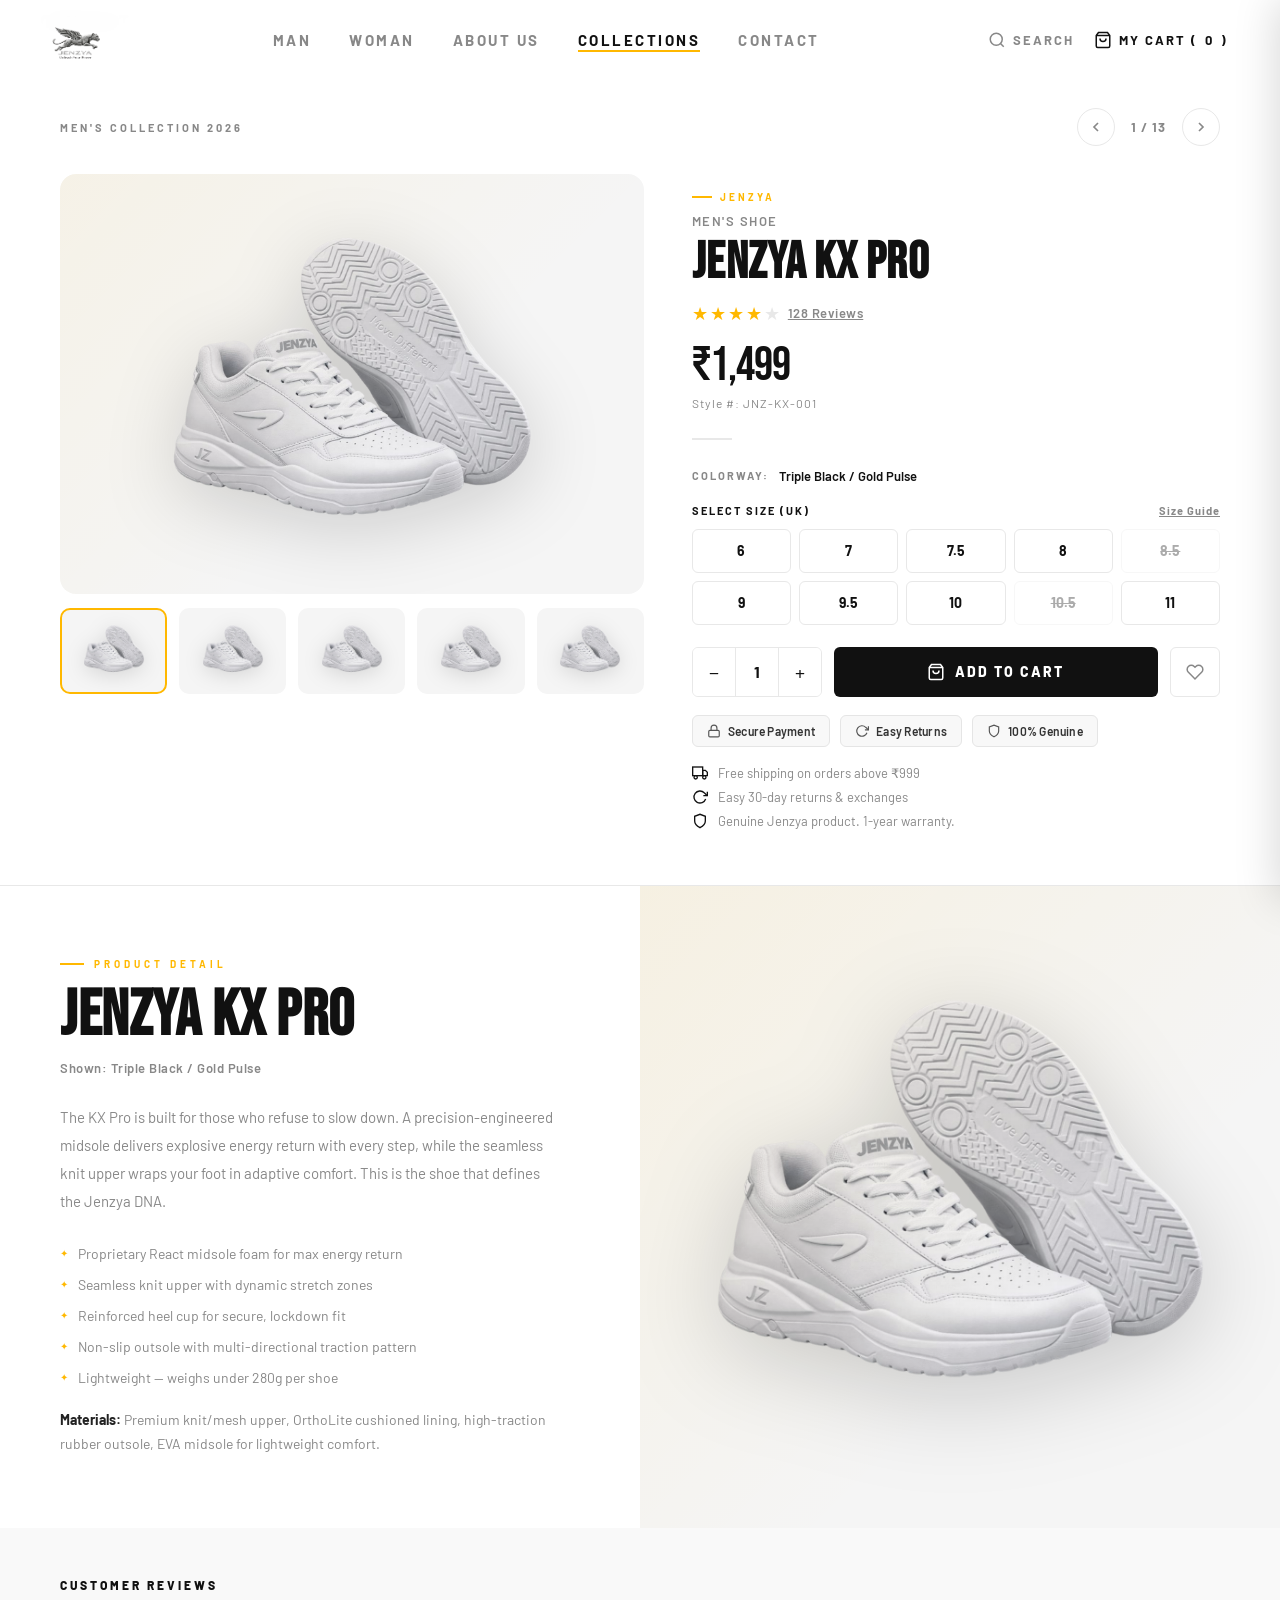
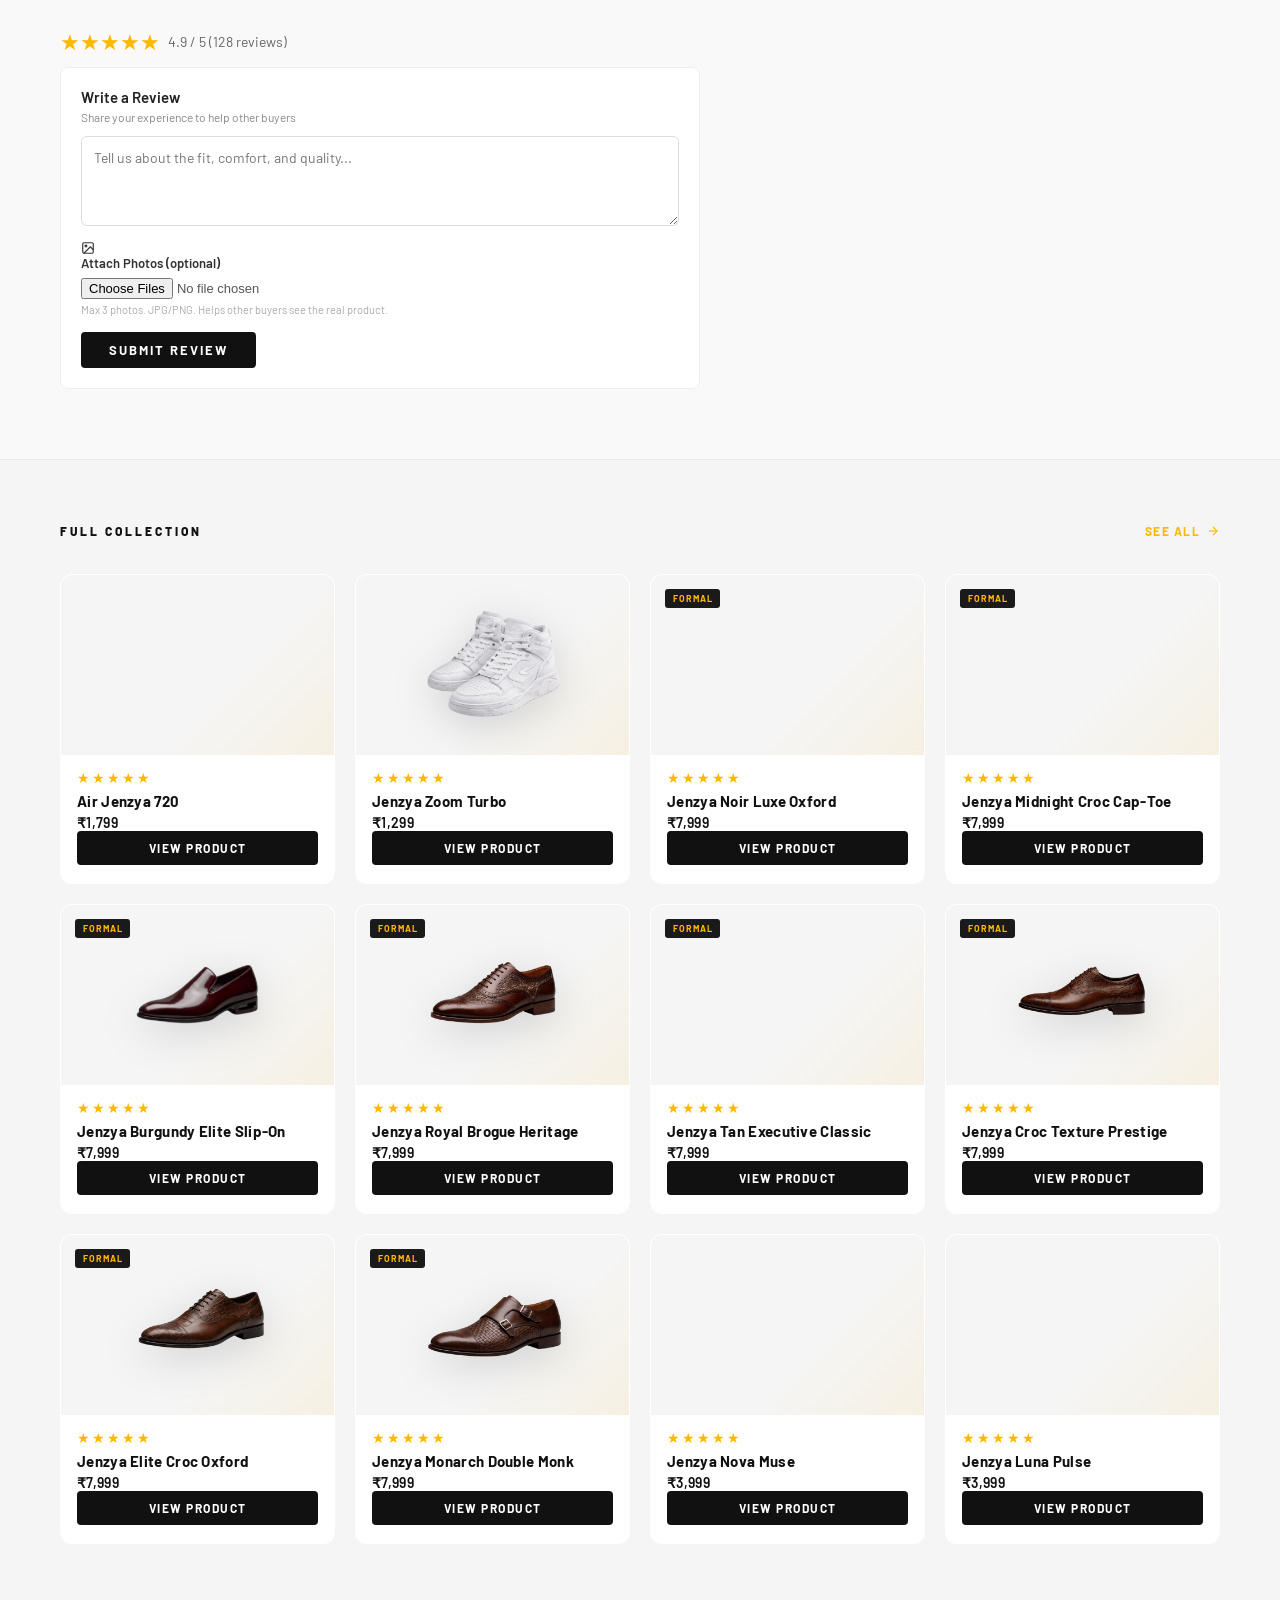
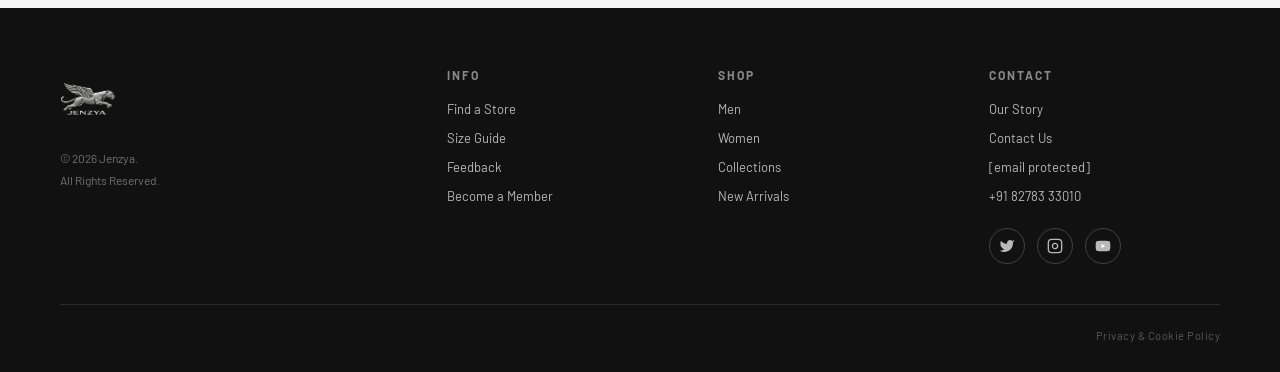
<file: collection.html>
<!DOCTYPE html>
<html lang="en-IN">
<head>
  <meta charset="UTF-8" />
  <link rel="icon" type="image/png" href="favicon.png" />
  <link rel="apple-touch-icon" href="favicon.png" />
  <meta name="viewport" content="width=device-width, initial-scale=1.0" />
    <!-- ═══ SEO: Primary Meta ═══════════════════════════════════════ -->
  <meta name="description" content="Browse the full Jenzya shoe collection. KX Pro ₹1499, Air Jenzya 720 ₹1799, Zoom Turbo ₹1299, Phantom Elite ₹1999, React Flex ₹1199. Premium sports shoes for men and women. Fast delivery India, order via WhatsApp." />
  <meta name="keywords"    content="jenzya collection, all jenzya shoes, jenzya kx pro, jenzya air 720, jenzya zoom turbo, jenzya phantom elite, jenzya react flex, jenzya bloom elite, jenzya athletics collection, sports shoe catalog India, jenzya, jenzia, jenzya shoes, jenzya footwear, jenzya sneakers India, jenzya store, jenzya haryana, jenzya karnal, men sports shoes, women sports shoes, running shoes India, training shoes, gym shoes, workout sneakers, premium shoe collection India, marathon shoes, road running shoes, trail running shoes, high performance footwear, lightweight sports shoes, breathable sneakers, comfortable athletic shoes, air cushioning footwear India, react foam shoes, carbon plate sneakers, professional sports gear India, athlete footwear shop, jenzya official store, buy branded shoes India, shoe store Karnal Haryana, online shoe shopping, best sports shoes under 2000, best sneakers under 1500, lifestyle footwear India, trendy sports shoes, modern sneaker collection, Jenzya premium range" />
  <meta name="author"      content="Jenzya" />
  <meta name="robots"      content="index, follow, max-image-preview:large, max-snippet:-1, max-video-preview:-1" />
  <meta name="theme-color" content="#FFB800" />
  <link rel="canonical"    href="https://www.jenzya.com/collection.html" />

  <!-- ═══ SEO: Open Graph (Facebook / WhatsApp Preview) ════════════ -->
  <meta property="og:type"        content="website" />
  <meta property="og:url"         content="https://www.jenzya.com/collection.html" />
  <meta property="og:title"       content="Jenzya Collections — Premium Shoes ₹1199–₹1999 | India" />
  <meta property="og:description" content="Explore Jenzya's full range of performance and lifestyle footwear. From KX Pro to React Flex — all styles, all sizes. Fast delivery across India." />
  <meta property="og:image"       content="https://www.jenzya.com/logo.png" />
  <meta property="og:image:width"  content="1080" />
  <meta property="og:image:height" content="1080" />
  <meta property="og:site_name"   content="Jenzya" />
  <meta property="og:locale"      content="en_IN" />

  <!-- ═══ SEO: Twitter Card ════════════════════════════════════════ -->
  <meta name="twitter:card"        content="summary_large_image" />
  <meta name="twitter:title"       content="Jenzya Collections — Premium Shoes ₹1199–₹1999 | India" />
  <meta name="twitter:description" content="Full Jenzya shoe collection. All styles, all sizes. Order online & get fast delivery across India." />
  <meta name="twitter:image"       content="https://www.jenzya.com/logo.png" />

  <!-- ═══ SEO: Geo & Local ════════════════════════════════════════ -->
  <meta name="geo.region"      content="IN-HR" />
  <meta name="geo.placename"   content="Karnal, Haryana, India" />
  <meta name="geo.position"    content="29.6857;76.9905" />
  <meta name="ICBM"            content="29.6857, 76.9905" />
  <meta name="language"        content="English" />
  <meta name="revisit-after"   content="7 days" />

  <!-- ═══ SEO: Structured Data (JSON-LD) ═════════════════════════ -->
  <script type="application/ld+json">
  {
    "@context": "https://schema.org",
    "@graph": [
      {
        "@type": "ItemList",
        "name": "Jenzya Shoe Collection",
        "url": "https://www.jenzya.com/collection.html",
        "numberOfItems": 5,
        "itemListElement": [
          { "@type": "ListItem", "position": 1, "name": "Jenzya KX Pro", "url": "https://www.jenzya.com/collection.html?p=0", "offers": { "@type": "Offer", "priceCurrency": "INR", "price": "1499", "availability": "https://schema.org/InStock" } },
          { "@type": "ListItem", "position": 2, "name": "Air Jenzya 720", "url": "https://www.jenzya.com/collection.html?p=1", "offers": { "@type": "Offer", "priceCurrency": "INR", "price": "1799", "availability": "https://schema.org/InStock" } },
          { "@type": "ListItem", "position": 3, "name": "Jenzya Zoom Turbo", "url": "https://www.jenzya.com/collection.html?p=2", "offers": { "@type": "Offer", "priceCurrency": "INR", "price": "1299", "availability": "https://schema.org/InStock" } },
          { "@type": "ListItem", "position": 4, "name": "Jenzya Phantom Elite", "url": "https://www.jenzya.com/collection.html?p=3", "offers": { "@type": "Offer", "priceCurrency": "INR", "price": "1999", "availability": "https://schema.org/InStock" } },
          { "@type": "ListItem", "position": 5, "name": "Jenzya React Flex", "url": "https://www.jenzya.com/collection.html?p=4", "offers": { "@type": "Offer", "priceCurrency": "INR", "price": "1199", "availability": "https://schema.org/InStock" } }
        ]
      },
      {
        "@type": "BreadcrumbList",
        "itemListElement": [
          { "@type": "ListItem", "position": 1, "name": "Home", "item": "https://www.jenzya.com/" },
          { "@type": "ListItem", "position": 2, "name": "Collections", "item": "https://www.jenzya.com/collection.html" }
        ]
      }
    ]
  }
  </script>

  <title>Jenzya Collections — All Shoes | KX Pro, Air 720, Zoom Turbo & More</title>
  <link rel="stylesheet" href="style.css" />
  <link rel="preload" as="image" href="jenzya-kx-pro.webp" />
  <link rel="preload" as="image" href="favicon.png" />
  <link rel="preconnect" href="https://fonts.googleapis.com" />
  <link rel="preconnect" href="https://fonts.gstatic.com" crossorigin />
  <link href="https://fonts.googleapis.com/css2?family=Bebas+Neue&family=Barlow:ital,wght@0,300;0,400;0,500;0,600;0,700;0,900;1,300&display=swap" rel="stylesheet" media="print" onload="this.media='all'" />
  <noscript><link rel="stylesheet" href="https://fonts.googleapis.com/css2?family=Bebas+Neue&family=Barlow:ital,wght@0,300;0,400;0,500;0,600;0,700;0,900;1,300&display=swap" /></noscript>
</head>
<body data-page="collection">

  <!-- ===== NAVBAR ===== -->
  <nav class="navbar" id="navbar">
    <div class="nav-logo">
      <a href="/" style="display:flex;align-items:center;">
        <img src="logo.webp" alt="Jenzya" style="height:52px;width:auto;" />
      </a>
    </div>
    <ul class="nav-links">
      <li><a href="index.html">MAN</a></li>
      <li><a href="women.html">WOMAN</a></li>
      <li><a href="about.html">ABOUT US</a></li>
      <li><a href="collection.html" class="active">COLLECTIONS</a></li>
      <li><a href="contact.html">CONTACT</a></li>
    </ul>
    <div class="nav-actions">
      <button class="btn-icon" id="searchBtn" aria-label="Search">
        <svg width="18" height="18" viewBox="0 0 24 24" fill="none" stroke="currentColor" stroke-width="2"><circle cx="11" cy="11" r="8"/><line x1="21" y1="21" x2="16.65" y2="16.65"/></svg>
        SEARCH
      </button>
      <button class="btn-icon cart-btn" id="cartBtn" aria-label="Cart">
        <svg width="18" height="18" viewBox="0 0 24 24" fill="none" stroke="currentColor" stroke-width="2"><path d="M6 2L3 6v14a2 2 0 002 2h14a2 2 0 002-2V6l-3-4z"/><line x1="3" y1="6" x2="21" y2="6"/><path d="M16 10a4 4 0 01-8 0"/></svg>
        MY CART (<span id="cartCount">0</span>)
      </button>
      <button class="hamburger" id="hamburger" aria-label="Menu">
        <span></span><span></span><span></span>
      </button>
    </div>
  </nav>

  <!-- Mobile Menu -->
  <div class="mobile-menu" id="mobileMenu">
    <ul>
      <li><a href="index.html">MAN</a></li>
      <li><a href="women.html">WOMAN</a></li>
      <li><a href="about.html">ABOUT US</a></li>
      <li><a href="collection.html">COLLECTIONS</a></li>
      <li><a href="contact.html">CONTACT</a></li>
    </ul>
  </div>

  <!-- Search Overlay -->
  <div class="search-overlay" id="searchOverlay">
    <div class="search-box">
      <input type="text" placeholder="Search for shoes, collections..." id="searchInput" />
      <button class="search-close" id="searchClose">&#10005;</button>
    </div>
  </div>

  <!-- ===== COLLECTION HEADER — PRODUCT SWITCHER ===== -->
  <div class="collection-header">
    <span class="collection-label">Men's Collection 2026</span>
    <div class="product-nav-arrows">
      <button class="p-nav-arrow" onclick="prevProduct()" aria-label="Previous product">
        <svg width="16" height="16" viewBox="0 0 24 24" fill="none" stroke="currentColor" stroke-width="2.5"><polyline points="15 18 9 12 15 6"/></svg>
      </button>
      <span class="product-counter" id="productCounter">1 / 2</span>
      <button class="p-nav-arrow" onclick="nextProduct()" aria-label="Next product">
        <svg width="16" height="16" viewBox="0 0 24 24" fill="none" stroke="currentColor" stroke-width="2.5"><polyline points="9 18 15 12 9 6"/></svg>
      </button>
    </div>
  </div>

  <!-- ===== FEATURED PRODUCT HERO ===== -->
  <section class="product-hero" id="productHero">

    <!-- LEFT: Image panel -->
    <div class="product-image-panel">
      <div class="main-img-wrap" id="mainImgWrap">
        <img id="mainProductImg" src="jenzya-kx-pro.webp" alt="Product" class="main-product-img" fetchpriority="high" decoding="async" />
      </div>
      <div class="thumbnail-row" id="thumbnailRow">
        <!-- Rendered by JS -->
      </div>
    </div>

    <!-- RIGHT: Info panel -->
    <div class="product-info-panel">
      <span class="product-brand-tag">JENZYA</span>
      <p class="product-category" id="pCategory">Men's Shoe</p>
      <h1 class="product-name" id="pName">Jenzya KX Pro</h1>

      <div class="product-rating">
        <div class="stars" id="pStars">
          <span class="star">&#9733;</span>
          <span class="star">&#9733;</span>
          <span class="star">&#9733;</span>
          <span class="star">&#9733;</span>
          <span class="star">&#9733;</span>
        </div>
        <span class="rating-count" id="pRatingCount">128 Reviews</span>
      </div>

      <div class="product-price-row">
        <span class="product-price" id="pPrice">&#8377;16,495</span>
        <span class="product-price-original" id="pPriceOriginal" style="display:none"></span>
        <span class="product-sale-badge" id="pSaleBadge" style="display:none"></span>
      </div>
      <p class="product-style" id="pStyle">Style #: JNZ-KX-001</p>

      <div class="info-divider"></div>

      <div class="colorway-row">
        <span class="colorway-label">Colorway:</span>
        <span class="colorway-name" id="pColorway">Triple Black / Gold Pulse</span>
      </div>

      <!-- Size selector -->
      <div class="size-row-header">
        <span class="size-label">Select Size (UK)</span>
        <button class="size-guide-link" onclick="openSizeGuide()">Size Guide</button>
      </div>
      <div class="size-grid" id="sizeGrid">
        <!-- Rendered by JS -->
      </div>

      <!-- Qty + Cart -->
      <div class="add-to-cart-row">
        <div class="qty-control">
          <button class="qty-btn-control" onclick="changeQtyVal(-1)" aria-label="Decrease quantity">&#8722;</button>
          <span class="qty-display" id="qtyDisplay">1</span>
          <button class="qty-btn-control" onclick="changeQtyVal(1)"  aria-label="Increase quantity">+</button>
        </div>
        <button class="btn-add-to-cart" onclick="handleAddToCart()">
          <svg width="18" height="18" viewBox="0 0 24 24" fill="none" stroke="currentColor" stroke-width="2"><path d="M6 2L3 6v14a2 2 0 002 2h14a2 2 0 002-2V6l-3-4z"/><line x1="3" y1="6" x2="21" y2="6"/><path d="M16 10a4 4 0 01-8 0"/></svg>
          ADD TO CART
        </button>
        <button class="btn-wishlist" id="wishlistBtn" onclick="toggleWishlist()" aria-label="Wishlist">
          <svg width="18" height="18" viewBox="0 0 24 24" fill="none" stroke="currentColor" stroke-width="2"><path d="M20.84 4.61a5.5 5.5 0 0 0-7.78 0L12 5.67l-1.06-1.06a5.5 5.5 0 0 0-7.78 7.78l1.06 1.06L12 21.23l7.78-7.78 1.06-1.06a5.5 5.5 0 0 0 0-7.78z"/></svg>
        </button>
      </div>

      <!-- Trust Badges -->
      <div class="trust-badges">
        <span class="trust-badge">
          <svg width="14" height="14" viewBox="0 0 24 24" fill="none" stroke="currentColor" stroke-width="2"><rect x="3" y="11" width="18" height="11" rx="2" ry="2"/><path d="M7 11V7a5 5 0 0 1 10 0v4"/></svg>
          Secure Payment
        </span>
        <span class="trust-badge">
          <svg width="14" height="14" viewBox="0 0 24 24" fill="none" stroke="currentColor" stroke-width="2"><polyline points="23 4 23 10 17 10"/><path d="M20.49 15a9 9 0 1 1-2.12-9.36L23 10"/></svg>
          Easy Returns
        </span>
        <span class="trust-badge">
          <svg width="14" height="14" viewBox="0 0 24 24" fill="none" stroke="currentColor" stroke-width="2"><path d="M12 22s8-4 8-10V5l-8-3-8 3v7c0 6 8 10 8 10z"/></svg>
          100% Genuine
        </span>
      </div>

      <!-- Shipping info -->
      <div class="shipping-info">
        <div class="shipping-item">
          <svg width="16" height="16" viewBox="0 0 24 24" fill="none" stroke="currentColor" stroke-width="2"><rect x="1" y="3" width="15" height="13"/><polygon points="16 8 20 8 23 11 23 16 16 16 16 8"/><circle cx="5.5" cy="18.5" r="2.5"/><circle cx="18.5" cy="18.5" r="2.5"/></svg>
          Free shipping on orders above &#8377;999
        </div>
        <div class="shipping-item">
          <svg width="16" height="16" viewBox="0 0 24 24" fill="none" stroke="currentColor" stroke-width="2"><polyline points="23 4 23 10 17 10"/><path d="M20.49 15a9 9 0 1 1-2.12-9.36L23 10"/></svg>
          Easy 30-day returns &amp; exchanges
        </div>
        <div class="shipping-item">
          <svg width="16" height="16" viewBox="0 0 24 24" fill="none" stroke="currentColor" stroke-width="2"><path d="M12 22s8-4 8-10V5l-8-3-8 3v7c0 6 8 10 8 10z"/></svg>
          Genuine Jenzya product. 1-year warranty.
        </div>
      </div>
    </div>
  </section>

  <!-- ===== PRODUCT DESCRIPTION ===== -->
  <section class="product-detail">
    <div class="detail-content">
      <div class="detail-eyebrow sr sr-left">Product Detail</div>
      <h2 class="detail-name sr sr-d1" id="pDetailName">Jenzya KX Pro</h2>
      <p class="detail-colorway sr sr-d1" id="pDetailColorway">Shown: Triple Black / Gold Pulse</p>
      <p class="detail-text sr sr-d2" id="pDetailText">Loading...</p>
      <div class="detail-features sr sr-d3" id="pFeatures">
        <!-- Rendered by JS -->
      </div>
      <div class="detail-materials" style="margin-top:20px;font-size:14px;color:var(--gray-text);line-height:1.7;">
        <strong style="color:#222;">Materials:</strong> Premium knit/mesh upper, OrthoLite cushioned lining, high-traction rubber outsole, EVA midsole for lightweight comfort.
      </div>
    </div>
    <div class="detail-visual">
      <img id="pDetailImg" src="jenzya-kx-pro.webp" alt="Product detail view" class="detail-shoe-img" />
    </div>
  </section>

  <!-- ===== CUSTOMER REVIEWS ===== -->
  <section id="reviews" style="padding:50px 60px;background:#f9f9f9;">
    <div class="similar-header sr">
      <span class="similar-title">CUSTOMER REVIEWS</span>
    </div>
    <div style="margin-top:24px;max-width:640px;">
      <div style="display:flex;gap:8px;margin-bottom:12px;">
        <span style="font-size:22px;color:#FFB800;">&#9733;&#9733;&#9733;&#9733;&#9733;</span>
        <span style="font-size:14px;color:#666;align-self:center;">4.9 / 5 (128 reviews)</span>
      </div>
      <div style="background:#fff;border:1px solid #eee;border-radius:8px;padding:20px;margin-bottom:20px;">
        <p style="font-size:15px;font-weight:600;color:#222;margin:0 0 4px;">Write a Review</p>
        <p style="font-size:12px;color:#888;margin:0 0 12px;">Share your experience to help other buyers</p>
        <textarea placeholder="Tell us about the fit, comfort, and quality..." style="width:100%;padding:12px;height:90px;border:1px solid #ddd;border-radius:6px;font-family:var(--font-body);font-size:14px;resize:vertical;box-sizing:border-box;"></textarea>
        <div style="margin-top:12px;">
          <label style="font-size:13px;font-weight:600;color:#333;display:block;margin-bottom:6px;">
            <svg width="14" height="14" viewBox="0 0 24 24" fill="none" stroke="currentColor" stroke-width="2" style="vertical-align:middle;margin-right:5px;"><rect x="3" y="3" width="18" height="18" rx="2" ry="2"/><circle cx="8.5" cy="8.5" r="1.5"/><polyline points="21 15 16 10 5 21"/></svg>
            Attach Photos (optional)
          </label>
          <input type="file" id="review-photo" accept="image/*" multiple style="font-size:13px;color:#555;">
          <p style="font-size:11px;color:#aaa;margin:4px 0 0;">Max 3 photos. JPG/PNG. Helps other buyers see the real product.</p>
        </div>
        <button class="btn-primary" style="margin-top:16px;font-size:13px;padding:10px 28px;">SUBMIT REVIEW</button>
      </div>
    </div>
  </section>

  <!-- ===== YOU MIGHT ALSO LIKE ===== -->
  <section class="similar-section">
    <div class="similar-header sr">
      <span class="similar-title">FULL COLLECTION</span>
      <a href="collection.html" class="similar-see-all">
        SEE ALL
        <svg width="14" height="14" viewBox="0 0 24 24" fill="none" stroke="currentColor" stroke-width="2"><line x1="5" y1="12" x2="19" y2="12"/><polyline points="12 5 19 12 12 19"/></svg>
      </a>
    </div>
    <div class="similar-grid" id="similarGrid">
      <!-- Rendered by JS -->
    </div>
  </section>

  <!-- ===== CART SIDEBAR ===== -->
  <div class="cart-overlay" id="cartOverlay"></div>
  <div class="cart-sidebar" id="cartSidebar">
    <div class="cart-header">
      <h3>My Cart</h3>
      <button class="cart-close" id="cartClose">&#10005;</button>
    </div>
    <div class="cart-items" id="cartItems">
      <div class="cart-empty">
        <svg width="60" height="60" viewBox="0 0 24 24" fill="none" stroke="#ccc" stroke-width="1.5"><path d="M6 2L3 6v14a2 2 0 002 2h14a2 2 0 002-2V6l-3-4z"/><line x1="3" y1="6" x2="21" y2="6"/><path d="M16 10a4 4 0 01-8 0"/></svg>
        <p>Your cart is empty</p>
      </div>
    </div>
    <div class="cart-footer">
      <div class="cart-total">
        <span>Total</span>
        <span id="cartTotal">&#8377;0</span>
      </div>
      <button class="btn-checkout" onclick="checkoutViaWhatsApp()">
        <svg width="18" height="18" viewBox="0 0 24 24" fill="currentColor">
          <path d="M17.472 14.382c-.297-.149-1.758-.867-2.03-.967-.273-.099-.471-.148-.67.15-.197.297-.767.966-.94 1.164-.173.199-.347.223-.644.075-.297-.15-1.255-.463-2.39-1.475-.883-.788-1.48-1.761-1.653-2.059-.173-.297-.018-.458.13-.606.134-.133.298-.347.446-.52.149-.174.198-.298.298-.497.099-.198.05-.371-.025-.52-.075-.149-.669-1.612-.916-2.207-.242-.579-.487-.5-.669-.51-.173-.008-.371-.01-.57-.01-.198 0-.52.074-.792.372-.272.297-1.04 1.016-1.04 2.479 0 1.462 1.065 2.875 1.213 3.074.149.198 2.096 3.2 5.077 4.487.709.306 1.262.489 1.694.625.712.227 1.36.195 1.871.118.571-.085 1.758-.719 2.006-1.413.248-.694.248-1.289.173-1.413-.074-.124-.272-.198-.57-.347m-5.421 7.403h-.004a9.87 9.87 0 01-5.031-1.378l-.361-.214-3.741.982.998-3.648-.235-.374a9.86 9.86 0 01-1.51-5.26c.001-5.45 4.436-9.884 9.888-9.884 2.64 0 5.122 1.03 6.988 2.898a9.825 9.825 0 012.893 6.994c-.003 5.45-4.437 9.884-9.885 9.884m8.413-18.297A11.815 11.815 0 0012.05 0C5.495 0 .16 5.335.157 11.892c0 2.096.547 4.142 1.588 5.945L.057 24l6.305-1.654a11.882 11.882 0 005.683 1.448h.005c6.554 0 11.89-5.335 11.893-11.893a11.821 11.821 0 00-3.48-8.413z"/>
        </svg>
        ORDER VIA WHATSAPP
      </button>
    </div>
  </div>

  <!-- ===== SIZE GUIDE MODAL ===== -->
  <div class="modal-overlay" id="sizeModal" onclick="if(event.target===this)closeSizeGuide()">
    <div class="modal-box">
      <button class="modal-close" onclick="closeSizeGuide()">&#10005;</button>
      <h2 class="modal-title">SIZE GUIDE</h2>
      <table class="size-table">
        <thead>
          <tr><th>UK</th><th>US</th><th>EU</th><th>CM</th><th>IN</th></tr>
        </thead>
        <tbody>
          <tr><td>6</td><td>7</td><td>39</td><td>24.5</td><td>9.6"</td></tr>
          <tr><td>7</td><td>8</td><td>40</td><td>25.4</td><td>10.0"</td></tr>
          <tr><td>7.5</td><td>8.5</td><td>41</td><td>25.9</td><td>10.2"</td></tr>
          <tr><td>8</td><td>9</td><td>42</td><td>26.7</td><td>10.5"</td></tr>
          <tr><td>8.5</td><td>9.5</td><td>42.5</td><td>27.1</td><td>10.7"</td></tr>
          <tr><td>9</td><td>10</td><td>43</td><td>27.9</td><td>11.0"</td></tr>
          <tr><td>9.5</td><td>10.5</td><td>44</td><td>28.4</td><td>11.2"</td></tr>
          <tr><td>10</td><td>11</td><td>44.5</td><td>28.9</td><td>11.4"</td></tr>
          <tr><td>10.5</td><td>11.5</td><td>45</td><td>29.2</td><td>11.5"</td></tr>
          <tr><td>11</td><td>12</td><td>46</td><td>29.8</td><td>11.7"</td></tr>
        </tbody>
      </table>
      <p style="font-size:12px;color:var(--gray-text);margin-top:14px;line-height:1.6;">Not sure of your size? We recommend measuring your foot length and matching to the CM column. Jenzya shoes fit true to size.</p>
    </div>
  </div>

  <!-- ===== FOOTER ===== -->
  <footer class="footer">
    <div class="footer-inner">
      <div class="footer-brand">
        <img src="logo.webp" alt="Jenzya" class="footer-logo-img" />
        <p class="footer-copy">&#169; 2026 Jenzya.<br/>All Rights Reserved.</p>
      </div>
      <div class="footer-col">
        <h4>Info</h4>
        <ul>
          <li><a href="contact.html">Find a Store</a></li>
          
          <li><a href="collection.html">Size Guide</a></li>
          <li><a href="#">Feedback</a></li>
          <li><a href="#">Become a Member</a></li>
        </ul>
      </div>
      <div class="footer-col">
        <h4>Shop</h4>
        <ul>
          <li><a href="index.html">Men</a></li>
          <li><a href="women.html">Women</a></li>
          <li><a href="collection.html">Collections</a></li>
          <li><a href="#">New Arrivals</a></li>
        </ul>
      </div>
      <div class="footer-col">
        <h4>Contact</h4>
        <ul>
          <li><a href="about.html">Our Story</a></li>
          <li><a href="contact.html">Contact Us</a></li>
          <li><a href="/cdn-cgi/l/email-protection#fa909f9480839bceba9d979b9396d4999597"><span class="__cf_email__" data-cfemail="78121d160201194c381f15191114561b1715">[email&#160;protected]</span></a></li>
          <li><a href="tel:+918278333010">+91 82783 33010</a></li>
        </ul>
        <div class="footer-social">
          <a href="https://x.com/jenzya_india" aria-label="Twitter" class="social-icon">
            <svg width="16" height="16" viewBox="0 0 24 24" fill="currentColor"><path d="M23 3a10.9 10.9 0 01-3.14 1.53 4.48 4.48 0 00-7.86 3v1A10.66 10.66 0 013 4s-4 9 5 13a11.64 11.64 0 01-7 2c9 5 20 0 20-11.5a4.5 4.5 0 00-.08-.83A7.72 7.72 0 0023 3z"/></svg>
          </a>
          <a href="https://www.instagram.com/jenzya.official/" aria-label="Instagram" class="social-icon">
            <svg width="16" height="16" viewBox="0 0 24 24" fill="none" stroke="currentColor" stroke-width="2"><rect x="2" y="2" width="20" height="20" rx="5" ry="5"/><path d="M16 11.37A4 4 0 1112.63 8 4 4 0 0116 11.37z"/><line x1="17.5" y1="6.5" x2="17.51" y2="6.5"/></svg>
          </a>
          <a href="https://youtube.com/@jenzya_india?si=ILvp7IlSkPK_X5vf" aria-label="YouTube" class="social-icon">
            <svg width="16" height="16" viewBox="0 0 24 24" fill="currentColor"><path d="M22.54 6.42a2.78 2.78 0 00-1.94-1.96C18.88 4 12 4 12 4s-6.88 0-8.6.46a2.78 2.78 0 00-1.94 1.96A29 29 0 001 12a29 29 0 00.46 5.58A2.78 2.78 0 003.4 19.54C5.12 20 12 20 12 20s6.88 0 8.6-.46a2.78 2.78 0 001.94-1.96A29 29 0 0023 12a29 29 0 00-.46-5.58z"/><polygon points="9.75 15.02 15.5 12 9.75 8.98 9.75 15.02" fill="white"/></svg>
          </a>
        </div>
      </div>
    </div>
    <div class="footer-bottom">
      <span>Privacy &amp; Cookie Policy</span>
    </div>
  </footer>

  <script src="script.js"></script>
</body>
</html>
</file>
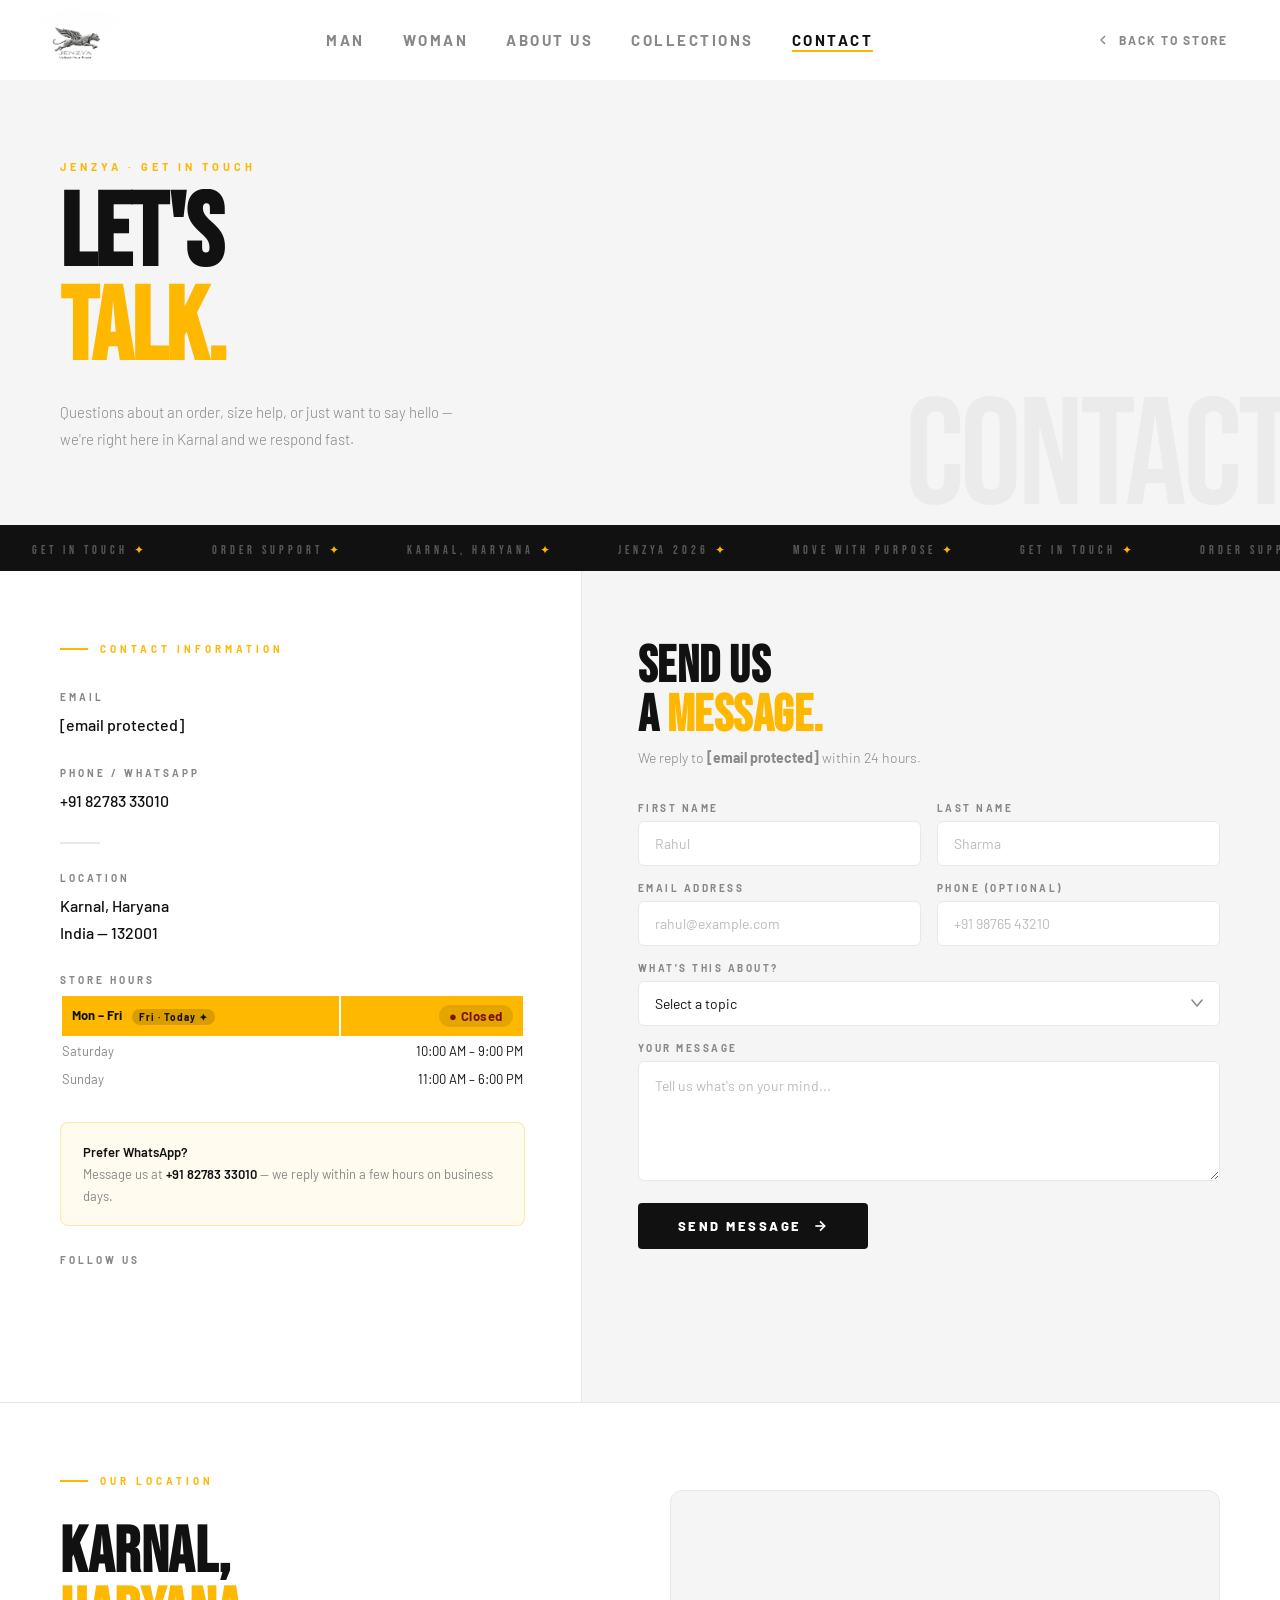
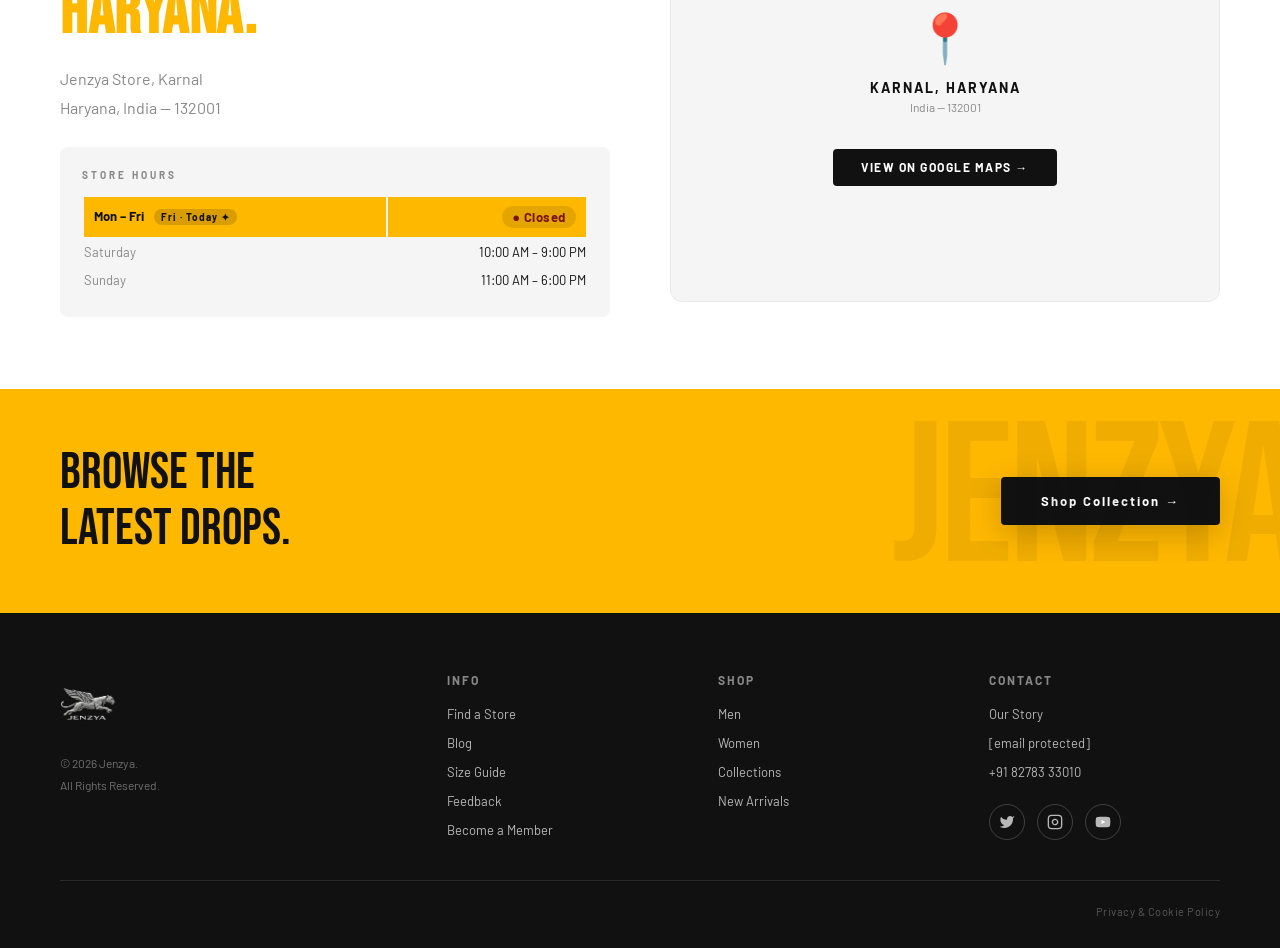
<file: contact.html>
<!DOCTYPE html>
<html lang="en-IN">
<head>
  <meta charset="UTF-8" />
  <link rel="icon" type="image/png" href="favicon.png" />
  <link rel="apple-touch-icon" href="favicon.png" />
  <meta name="viewport" content="width=device-width, initial-scale=1.0" />
    <!-- ═══ SEO: Primary Meta ═══════════════════════════════════════ -->
  <meta name="description" content="Contact Jenzya for orders, size help, or customer support. Visit our flagship store in Karnal, Haryana, or message us on WhatsApp at +91 82783 33010 for fast replies and easy ordering." />
  <meta name="keywords"    content="jenzya contact, jenzya store karnal, buy shoes karnal haryana, jenzya whatsapp order, jenzya customer support, shoe store karnal india, best shoe shop haryana, jenzya helpline, jenzya business inquiry, jenzya, jenzia, jenzya shoes, jenzya footwear, jenzya athletics, jenzya sports, jenzya official, jenzya brand, jenzya sneakers India, jenzya haryana, jenzya karnal, sports shoes Karnal, shoes in Karnal city, buy shoes Karnal, Karnal sneaker store, Karnal runner shop, WhatsApp shoe delivery India, fast delivery shoes Karnal, best shoe store Haryana" />
  <meta name="author"      content="Jenzya" />
  <meta name="robots"      content="index, follow, max-image-preview:large, max-snippet:-1, max-video-preview:-1" />
  <meta name="theme-color" content="#FFB800" />
  <link rel="canonical"    href="https://www.jenzya.com/contact.html" />

  <!-- ═══ SEO: Open Graph (Facebook / WhatsApp Preview) ════════════ -->
  <meta property="og:type"        content="website" />
  <meta property="og:url"         content="https://www.jenzya.com/contact.html" />
  <meta property="og:title"       content="Contact Jenzya — Karnal, Haryana | WhatsApp Orders" />
  <meta property="og:description" content="Get in touch with Jenzya. Flagship store in Karnal, Haryana. Fast support and easy WhatsApp ordering at +91 82783 33010." />
  <meta property="og:image"       content="https://www.jenzya.com/logo.png" />
  <meta property="og:image:width"  content="1080" />
  <meta property="og:image:height" content="1080" />
  <meta property="og:site_name"   content="Jenzya" />
  <meta property="og:locale"      content="en_IN" />

  <!-- ═══ SEO: Twitter Card ════════════════════════════════════════ -->
  <meta name="twitter:card"        content="summary_large_image" />
  <meta name="twitter:title"       content="Contact Jenzya — Karnal, Haryana | WhatsApp Orders" />
  <meta name="twitter:description" content="Reach out to Jenzya. Store in Karnal, Haryana. Fast replies on WhatsApp +91 82783 33010." />
  <meta name="twitter:image"       content="https://www.jenzya.com/logo.png" />

  <!-- ═══ SEO: Geo & Local ════════════════════════════════════════ -->
  <meta name="geo.region"      content="IN-HR" />
  <meta name="geo.placename"   content="Karnal, Haryana, India" />
  <meta name="geo.position"    content="29.6857;76.9905" />
  <meta name="ICBM"            content="29.6857, 76.9905" />
  <meta name="language"        content="English" />
  <meta name="revisit-after"   content="7 days" />

  <!-- ═══ SEO: Structured Data (JSON-LD) ═════════════════════════ -->
  <script type="application/ld+json">
  {
    "@context": "https://schema.org",
    "@type": "ContactPage",
    "name": "Contact Jenzya",
    "url": "https://www.jenzya.com/contact.html",
    "description": "Contact Jenzya store in Karnal, Haryana. Order via WhatsApp or email.",
    "breadcrumb": {
      "@type": "BreadcrumbList",
      "itemListElement": [
        { "@type": "ListItem", "position": 1, "name": "Home", "item": "https://www.jenzya.com/" },
        { "@type": "ListItem", "position": 2, "name": "Contact", "item": "https://www.jenzya.com/contact.html" }
      ]
    }
  }
  </script>

  <title>Contact Jenzya — Get in Touch | Karnal, Haryana, India</title>
  <link rel="stylesheet" href="style.css" />
  <link rel="preload" as="image" href="favicon.png" />
  <link rel="preconnect" href="https://fonts.googleapis.com" />
  <link rel="preconnect" href="https://fonts.gstatic.com" crossorigin />
  <link href="https://fonts.googleapis.com/css2?family=Bebas+Neue&family=Barlow:ital,wght@0,300;0,400;0,500;0,600;0,700;0,900;1,300&display=swap" rel="stylesheet" media="print" onload="this.media='all'" />
  <noscript><link rel="stylesheet" href="https://fonts.googleapis.com/css2?family=Bebas+Neue&family=Barlow:ital,wght@0,300;0,400;0,500;0,600;0,700;0,900;1,300&display=swap" /></noscript>
</head>
<body data-page="contact">

  <nav class="navbar" id="navbar">
    <div class="nav-logo">
      <a href="/" style="display:flex;align-items:center;">
        <img src="logo.webp" alt="Jenzya" style="height:52px;width:auto;" />
      </a>
    </div>
    <ul class="nav-links">
      <li><a href="index.html">MAN</a></li>
      <li><a href="women.html">WOMAN</a></li>
      <li><a href="about.html">ABOUT US</a></li>
      <li><a href="collection.html">COLLECTIONS</a></li>
      <li><a href="contact.html" class="active">CONTACT</a></li>
    </ul>
    <a href="index.html" class="nav-back">
      <svg width="16" height="16" viewBox="0 0 24 24" fill="none" stroke="currentColor" stroke-width="2"><polyline points="15 18 9 12 15 6"/></svg>
      BACK TO STORE
    </a>
    <button class="hamburger" id="hamburger" aria-label="Menu">
      <span></span><span></span><span></span>
    </button>
  </nav>

  <div class="mobile-menu" id="mobileMenu">
    <ul>
      <li><a href="index.html">MAN</a></li>
      <li><a href="women.html">WOMAN</a></li>
      <li><a href="about.html">ABOUT US</a></li>
      <li><a href="collection.html">COLLECTIONS</a></li>
      <li><a href="contact.html">CONTACT</a></li>
    </ul>
  </div>

  <section class="contact-hero">
    <p class="hero-eyebrow">JENZYA · GET IN TOUCH</p>
    <h1 class="contact-hero-title">
      <span class="ln"><span>LET'S</span></span>
      <span class="ln"><span>TALK.</span></span>
    </h1>
    <p class="contact-hero-sub">Questions about an order, size help, or just want to say hello — we're right here in Karnal and we respond fast.</p>
  </section>

  <div class="marquee-band">
    <div class="marquee-track">
      <span class="marquee-item">GET IN TOUCH <span>&#10022;</span></span>
      <span class="marquee-item">ORDER SUPPORT <span>&#10022;</span></span>
      <span class="marquee-item">KARNAL, HARYANA <span>&#10022;</span></span>
      <span class="marquee-item">JENZYA 2026 <span>&#10022;</span></span>
      <span class="marquee-item">MOVE WITH PURPOSE <span>&#10022;</span></span>
      <span class="marquee-item">GET IN TOUCH <span>&#10022;</span></span>
      <span class="marquee-item">ORDER SUPPORT <span>&#10022;</span></span>
      <span class="marquee-item">KARNAL, HARYANA <span>&#10022;</span></span>
      <span class="marquee-item">JENZYA 2026 <span>&#10022;</span></span>
      <span class="marquee-item">MOVE WITH PURPOSE <span>&#10022;</span></span>
    </div>
  </div>

  <div class="contact-body">
    <div class="contact-info">
      <p class="section-tag sr sr-left sr-d1">Contact Information</p>

      <div class="info-block sr sr-d1">
        <p class="info-label">Email</p>
        <p class="info-value"><a href="/cdn-cgi/l/email-protection#fd97989387849cc9bd9a909c9491d39e9290"><span class="__cf_email__" data-cfemail="87ede2e9fdfee6b3c7e0eae6eeeba9e4e8ea">[email&#160;protected]</span></a></p>
      </div>

      <div class="info-block sr sr-d2">
        <p class="info-label">Phone / WhatsApp</p>
        <p class="info-value"><a href="tel:+918278333010">+91 82783 33010</a></p>
      </div>

      <div class="info-divider"></div>

      <div class="info-block sr sr-d2">
        <p class="info-label">Location</p>
        <p class="info-value">Karnal, Haryana<br/>India — 132001</p>
      </div>

      <div class="info-block sr sr-d3">
        <p class="info-label">Store Hours</p>
        <table class="hours-table" id="hoursTable1">
          <tr data-days="1,2,3,4,5"><td>Mon – Fri</td><td>10:00 AM – 8:00 PM</td></tr>
          <tr data-days="6"><td>Saturday</td><td>10:00 AM – 9:00 PM</td></tr>
          <tr data-days="0"><td>Sunday</td><td>11:00 AM – 6:00 PM</td></tr>
        </table>
      </div>

      <div class="info-accent-box sr sr-d3">
        <p><strong>Prefer WhatsApp?</strong><br/>Message us at <strong>+91 82783 33010</strong> — we reply within a few hours on business days.</p>
      </div>

      <p class="info-label sr sr-d4" style="margin-top:28px;">Follow Us</p>
      <div class="contact-social sr sr-d4">
       <a href="https://x.com/jenzya_india" aria-label="Twitter" class="social-icon">
            <svg width="16" height="16" viewBox="0 0 24 24" fill="currentColor"><path d="M23 3a10.9 10.9 0 01-3.14 1.53 4.48 4.48 0 00-7.86 3v1A10.66 10.66 0 013 4s-4 9 5 13a11.64 11.64 0 01-7 2c9 5 20 0 20-11.5a4.5 4.5 0 00-.08-.83A7.72 7.72 0 0023 3z"/></svg>
          </a>
          <a href="https://www.instagram.com/jenzya.official/" aria-label="Instagram" class="social-icon">
            <svg width="16" height="16" viewBox="0 0 24 24" fill="none" stroke="currentColor" stroke-width="2"><rect x="2" y="2" width="20" height="20" rx="5" ry="5"/><path d="M16 11.37A4 4 0 1112.63 8 4 4 0 0116 11.37z"/><line x1="17.5" y1="6.5" x2="17.51" y2="6.5"/></svg>
          </a>
          <a href="https://youtube.com/@jenzya_india?si=ILvp7IlSkPK_X5vf" aria-label="YouTube" class="social-icon">
            <svg width="16" height="16" viewBox="0 0 24 24" fill="currentColor"><path d="M22.54 6.42a2.78 2.78 0 00-1.94-1.96C18.88 4 12 4 12 4s-6.88 0-8.6.46a2.78 2.78 0 00-1.94 1.96A29 29 0 001 12a29 29 0 00.46 5.58A2.78 2.78 0 003.4 19.54C5.12 20 12 20 12 20s6.88 0 8.6-.46a2.78 2.78 0 001.94-1.96A29 29 0 0023 12a29 29 0 00-.46-5.58z"/><polygon points="9.75 15.02 15.5 12 9.75 8.98 9.75 15.02" fill="white"/></svg>
          </a>
      </div>
    </div>

    <div class="contact-form-wrap">
      <h2 class="form-title sr sr-right">Send Us<br/>A <em>Message.</em></h2>
      <p class="form-sub sr sr-right sr-d1">We reply to <strong><a href="/cdn-cgi/l/email-protection" class="__cf_email__" data-cfemail="98f2fdf6e2e1f9acd8fff5f9f1f4b6fbf7f5">[email&#160;protected]</a></strong> within 24 hours.</p>

      <form id="contactForm" class="sr sr-d2">
        <div class="form-grid">
          <div class="form-group">
            <label class="form-label" for="fname">First Name</label>
            <input class="form-input" id="fname" type="text" placeholder="Rahul" required />
          </div>
          <div class="form-group">
            <label class="form-label" for="lname">Last Name</label>
            <input class="form-input" id="lname" type="text" placeholder="Sharma" required />
          </div>
          <div class="form-group">
            <label class="form-label" for="email">Email Address</label>
            <input class="form-input" id="email" type="email" placeholder="rahul@example.com" required />
          </div>
          <div class="form-group">
            <label class="form-label" for="phone">Phone (Optional)</label>
            <input class="form-input" id="phone" type="tel" placeholder="+91 98765 43210" />
          </div>
          <div class="form-group full">
            <label class="form-label" for="subject">What's This About?</label>
            <select class="form-select" id="subject" required>
              <option value="" disabled selected>Select a topic</option>
              <option value="Order and Shipping">Order &amp; Shipping</option>
              <option value="Returns and Exchanges">Returns &amp; Exchanges</option>
              <option value="Size Help">Size Help</option>
              <option value="Product Inquiry">Product Inquiry</option>
              <option value="Collaboration">Collaboration / Partnership</option>
              <option value="Other">Something Else</option>
            </select>
          </div>
          <div class="form-group full">
            <label class="form-label" for="message">Your Message</label>
            <textarea class="form-textarea" id="message" placeholder="Tell us what's on your mind..." required></textarea>
          </div>
        </div>
        <button type="submit" class="btn-submit">
          SEND MESSAGE
          <svg width="16" height="16" viewBox="0 0 24 24" fill="none" stroke="currentColor" stroke-width="2.5"><line x1="5" y1="12" x2="19" y2="12"/><polyline points="12 5 19 12 12 19"/></svg>
        </button>
      </form>

      <div class="form-success" id="formSuccess">
        <div class="success-icon">
          <svg width="28" height="28" viewBox="0 0 24 24" fill="none" stroke="#FFB800" stroke-width="2.5"><polyline points="20 6 9 17 4 12"/></svg>
        </div>
        <p class="success-title">MESSAGE SENT!</p>
        <p class="success-sub">We received your message and will reply to your email within 24 hours. Keep moving with purpose.</p>
      </div>
    </div>
  </div>

  <section class="location-section">
    <div class="location-inner">
      <div class="location-text">
        <p class="section-tag sr sr-left sr-d1">Our Location</p>
        <h2 class="location-city-name sr sr-d2">Karnal,<br/><em>Haryana.</em></h2>
        <p class="location-address sr sr-d3">Jenzya Store, Karnal<br/>Haryana, India — 132001</p>
        <div class="location-hours sr sr-d3">
          <p class="location-hours-title">Store Hours</p>
          <table class="hours-table" id="hoursTable2">
            <tr data-days="1,2,3,4,5"><td>Mon – Fri</td><td>10:00 AM – 8:00 PM</td></tr>
            <tr data-days="6"><td>Saturday</td><td>10:00 AM – 9:00 PM</td></tr>
            <tr data-days="0"><td>Sunday</td><td>11:00 AM – 6:00 PM</td></tr>
          </table>
        </div>
      </div>
      <div class="location-map-placeholder sr sr-right sr-d2">
        <div class="map-inner">
          <span class="map-pin">📍</span>
          <span class="map-label">Karnal, Haryana</span>
          <span class="map-sub">India — 132001</span>
          <br/>
          <a href="https://maps.google.com/?q=Karnal,Haryana,India" target="_blank" class="btn-map">View on Google Maps →</a>
        </div>
      </div>
    </div>
  </section>

  <div class="footer-cta sr">
    <p class="cta-text">Browse the<br/>latest drops.</p>
    <a href="index.html" class="btn-cta-dark">Shop Collection →</a>
  </div>

  <footer class="footer">
    <div class="footer-inner">
      <div class="footer-brand">
        <img src="logo.webp" alt="Jenzya" class="footer-logo-img" />
        <p class="footer-copy">© 2026 Jenzya.<br/>All Rights Reserved.</p>
      </div>
      <div class="footer-col">
        <h4>Info</h4>
        <ul>
          <li><a href="contact.html">Find a Store</a></li>
          <li><a href="blog.html">Blog</a></li>
          <li><a href="#">Size Guide</a></li>
          <li><a href="#">Feedback</a></li>
          <li><a href="#">Become a Member</a></li>
        </ul>
      </div>
      <div class="footer-col">
        <h4>Shop</h4>
        <ul>
          <li><a href="index.html">Men</a></li>
          <li><a href="women.html">Women</a></li>
          <li><a href="#">Collections</a></li>
          <li><a href="#">New Arrivals</a></li>
        </ul>
      </div>
      <div class="footer-col">
        <h4>Contact</h4>
        <ul>
          <li><a href="about.html">Our Story</a></li>
          <li><a href="/cdn-cgi/l/email-protection#c9a3aca7b3b0a8fd89aea4a8a0a5e7aaa6a4"><span class="__cf_email__" data-cfemail="066c63687c7f673246616b676f6a2865696b">[email&#160;protected]</span></a></li>
          <li><a href="tel:+918278333010">+91 82783 33010</a></li>
        </ul>
        <div class="footer-social">
          <a href="#" aria-label="Twitter" class="social-icon">
            <svg width="16" height="16" viewBox="0 0 24 24" fill="currentColor"><path d="M23 3a10.9 10.9 0 01-3.14 1.53 4.48 4.48 0 00-7.86 3v1A10.66 10.66 0 013 4s-4 9 5 13a11.64 11.64 0 01-7 2c9 5 20 0 20-11.5a4.5 4.5 0 00-.08-.83A7.72 7.72 0 0023 3z"/></svg>
          </a>
          <a href="https://www.instagram.com/jenzya.official/" aria-label="Instagram" class="social-icon">
            <svg width="16" height="16" viewBox="0 0 24 24" fill="none" stroke="currentColor" stroke-width="2"><rect x="2" y="2" width="20" height="20" rx="5" ry="5"/><path d="M16 11.37A4 4 0 1112.63 8 4 4 0 0116 11.37z"/><line x1="17.5" y1="6.5" x2="17.51" y2="6.5"/></svg>
          </a>
          <a href="#" aria-label="YouTube" class="social-icon">
            <svg width="16" height="16" viewBox="0 0 24 24" fill="currentColor"><path d="M22.54 6.42a2.78 2.78 0 00-1.94-1.96C18.88 4 12 4 12 4s-6.88 0-8.6.46a2.78 2.78 0 00-1.94 1.96A29 29 0 001 12a29 29 0 00.46 5.58A2.78 2.78 0 003.4 19.54C5.12 20 12 20 12 20s6.88 0 8.6-.46a2.78 2.78 0 001.94-1.96A29 29 0 0023 12a29 29 0 00-.46-5.58z"/><polygon points="9.75 15.02 15.5 12 9.75 8.98 9.75 15.02" fill="white"/></svg>
          </a>
        </div>
      </div>
    </div>
    <div class="footer-bottom">
      <span>Privacy &amp; Cookie Policy</span>
    </div>
  </footer>
  <script src="script.js"></script>
</body>
</html>
</file>
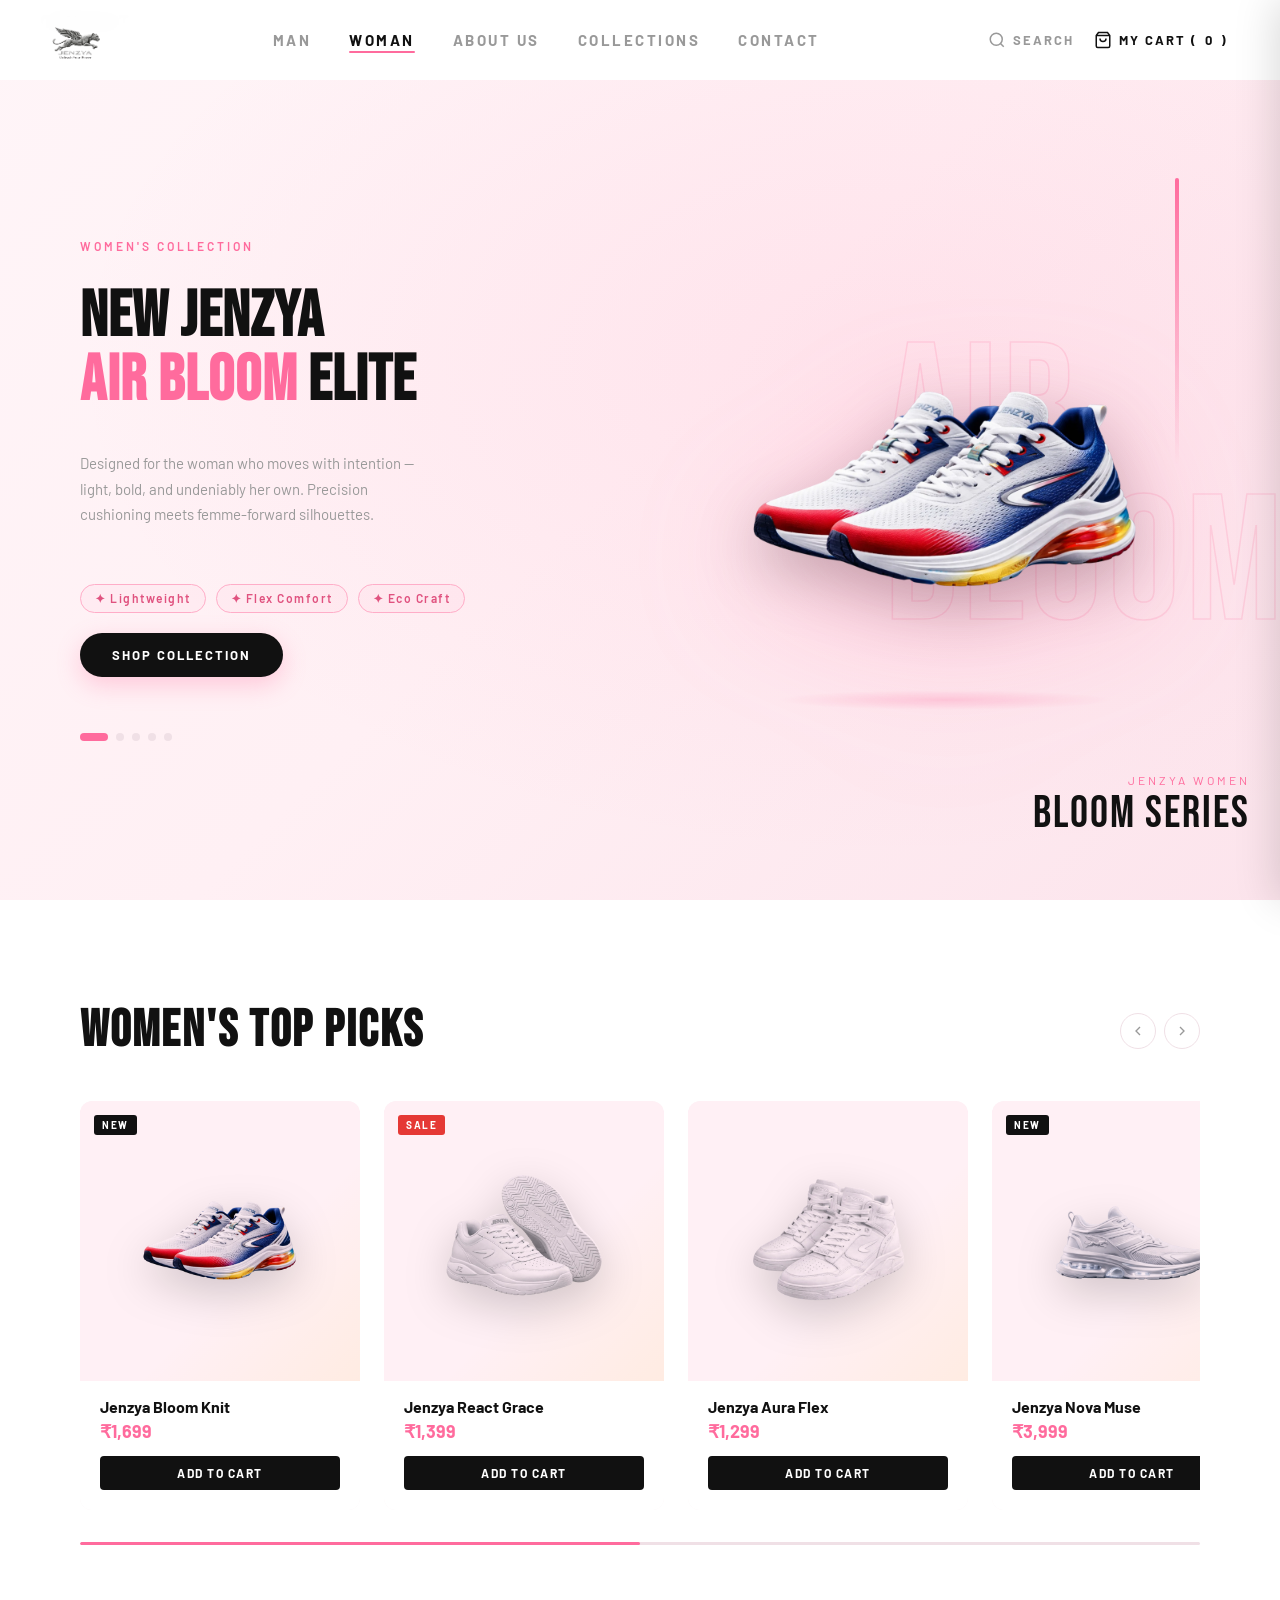
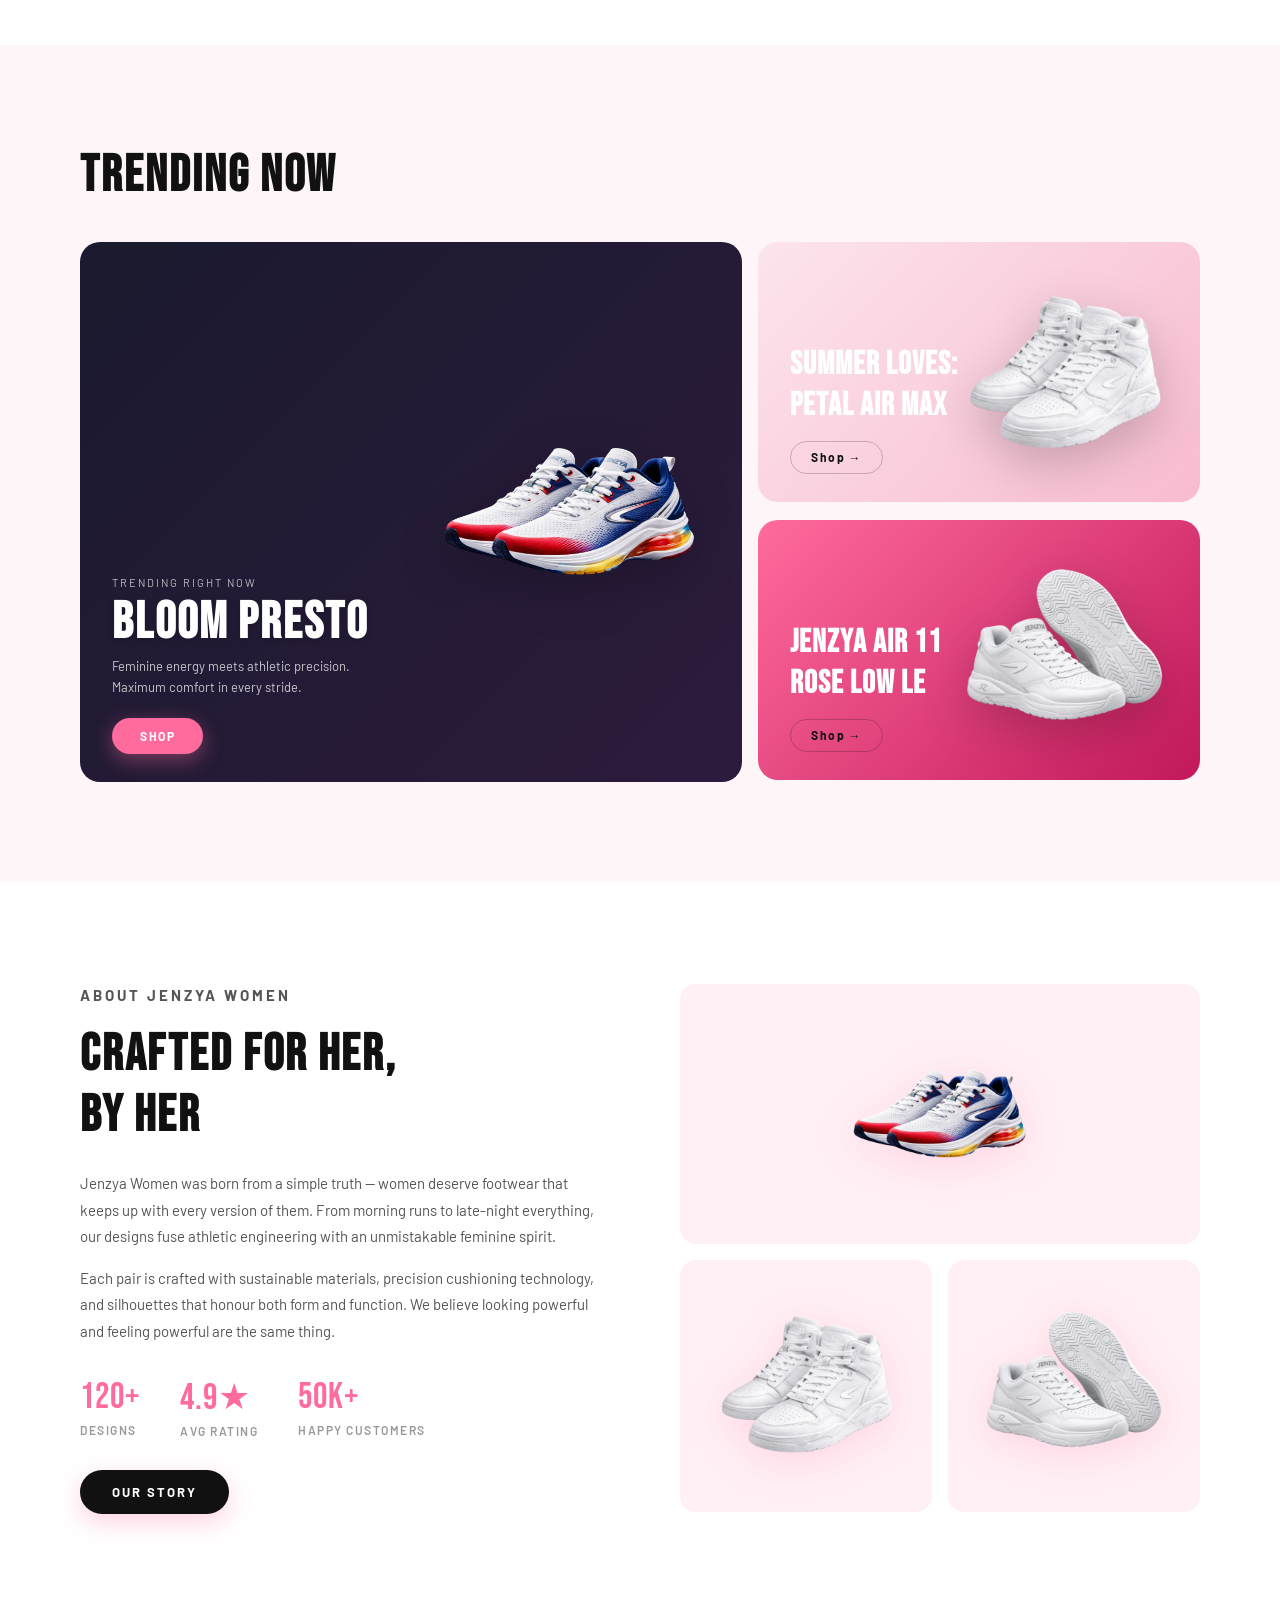
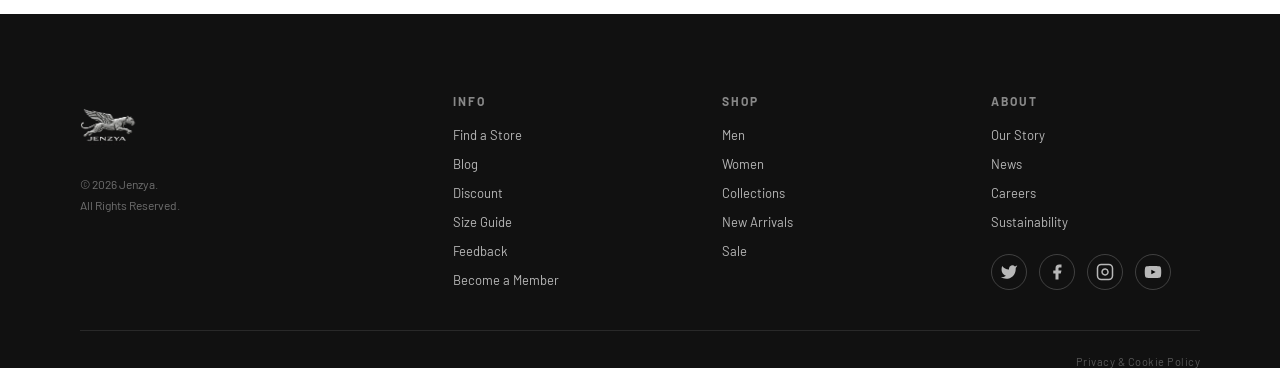
<file: women.html>
<!DOCTYPE html>
<html lang="en-IN">
<head>
  <meta charset="UTF-8" />
  <link rel="icon" type="image/png" href="favicon.png" />
  <link rel="apple-touch-icon" href="favicon.png" />
  <meta name="viewport" content="width=device-width, initial-scale=1.0" />
    <!-- ═══ SEO: Primary Meta ═══════════════════════════════════════ -->
  <meta name="description" content="Shop the Jenzya Women's collection. Premium athletic footwear designed for style, grace, and max performance. Running, training, and lifestyle sneakers from ₹1199–₹1999. Fast delivery across India. Order via WhatsApp." />
  <meta name="keywords"    content="jenzya women, women sports shoes, sports shoes for women, women running shoes, women training shoes, women gym shoes, women walking shoes, women casual shoes, women sneakers, best women shoes India, jenzya, jenzia, jenzya shoes, jenzya footwear, jenzya athletics, jenzya sports, jenzya official, jenzya brand, jenzya sneakers India, jenzya original, jenzya bloom elite, jenzya haryana, jenzya karnal, jenzya store, jenzya collection, women athlete shoes, women performance footwear, best women shoes India, women high top sneakers, women low top sneakers, women slip on shoes, women fashion sports shoes, women outdoor shoes, women hiking shoes, women yoga shoes, women dance shoes, women street shoes, women trendy footwear, women lightweight shoes, women comfort shoes, women stylish sneakers, women platform sneakers, women designer sports shoes, women pilates shoes, women cardio shoes, women zumba shoes, women aerobic shoes, activewear shoes, breathable sports shoes, high arch support shoes, flat feet sports shoes, carbon plate shoes, knit upper shoes, orthopaedic sports shoes, water resistant shoes, sweat proof shoes, flexible sole shoes, stable sports shoes, motion control shoes, neutral running shoes, stability running shoes, cushioned running shoes, minimalist sports shoes, maximalist sports shoes, high traction shoes, grip shoes, ankle support shoes, heel support shoes, memory foam shoes, ergonomic footwear, best shoe shop Haryana, Karnal retail shoes, Haryana sports gear, Indian sports shoe brand, made in India shoes, Indian startup shoes, shoes under 2000, shoes under 1500, budget shoes India, premium sneakers India, Karnal footwear collection, WhatsApp shopping India, lifestyle sneakers India, everyday shoes India, workout gear India, athlete clothing India, sports equipment India" />
  <meta name="author"      content="Jenzya" />
  <meta name="robots"      content="index, follow, max-image-preview:large, max-snippet:-1, max-video-preview:-1" />
  <meta name="theme-color" content="#FFB800" />
  <link rel="canonical"    href="https://www.jenzya.com/women.html" />

  <!-- ═══ SEO: Open Graph (Facebook / WhatsApp Preview) ════════════ -->
  <meta property="og:type"        content="website" />
  <meta property="og:url"         content="https://www.jenzya.com/women.html" />
  <meta property="og:title"       content="Jenzya Women — Premium Sports Shoes for Women | India" />
  <meta property="og:description" content="Shop Jenzya Women's collection. Bloom Elite, Knit & React Grace — tailored for the modern woman. Premium quality at affordable prices. Order via WhatsApp." />
  <meta property="og:image"       content="https://www.jenzya.com/logo.png" />
  <meta property="og:image:width"  content="1080" />
  <meta property="og:image:height" content="1080" />
  <meta property="og:site_name"   content="Jenzya" />
  <meta property="og:locale"      content="en_IN" />

  <!-- ═══ SEO: Twitter Card ════════════════════════════════════════ -->
  <meta name="twitter:card"        content="summary_large_image" />
  <meta name="twitter:title"       content="Jenzya Women — Premium Sports Shoes for Women | India" />
  <meta name="twitter:description" content="Shop the Jenzya Women's collection. Air Bloom Elite, Bloom Knit, React Grace & more — ₹1199–₹1999. Fast delivery." />
  <meta name="twitter:image"       content="https://www.jenzya.com/logo.png" />

  <!-- ═══ SEO: Geo & Local ════════════════════════════════════════ -->
  <meta name="geo.region"      content="IN-HR" />
  <meta name="geo.placename"   content="Karnal, Haryana, India" />
  <meta name="geo.position"    content="29.6857;76.9905" />
  <meta name="ICBM"            content="29.6857, 76.9905" />
  <meta name="language"        content="English" />
  <meta name="revisit-after"   content="7 days" />

  <!-- ═══ SEO: Structured Data (JSON-LD) ═════════════════════════ -->
  <script type="application/ld+json">
  {
    "@context": "https://schema.org",
    "@type": "CollectionPage",
    "name": "Jenzya Women's Shoe Collection",
    "description": "Premium sports shoes for women — Air Bloom Elite, Bloom Knit, React Grace & more.",
    "url": "https://www.jenzya.com/women.html",
    "breadcrumb": {
      "@type": "BreadcrumbList",
      "itemListElement": [
        { "@type": "ListItem", "position": 1, "name": "Home", "item": "https://www.jenzya.com/" },
        { "@type": "ListItem", "position": 2, "name": "Women", "item": "https://www.jenzya.com/women.html" }
      ]
    }
  }
  </script>

  <title>Jenzya Women — Premium Sports Shoes for Women | Buy Online India</title>
  <link rel="stylesheet" href="style.css" />
  <!-- Preload critical hero image -->
  <link rel="preload" as="image" href="jenzya-air-720.webp" />
  <link rel="preload" as="image" href="favicon.png" />
  <!-- Fonts: non-blocking -->
  <link rel="preconnect" href="https://fonts.googleapis.com" />
  <link rel="preconnect" href="https://fonts.gstatic.com" crossorigin />
  <link href="https://fonts.googleapis.com/css2?family=Bebas+Neue&family=Barlow:ital,wght@0,300;0,400;0,500;0,600;0,700;0,900;1,300&display=swap" rel="stylesheet" media="print" onload="this.media='all'" />
  <noscript><link rel="stylesheet" href="https://fonts.googleapis.com/css2?family=Bebas+Neue&family=Barlow:ital,wght@0,300;0,400;0,500;0,600;0,700;0,900;1,300&display=swap" /></noscript>
</head>
<body class="page-women" data-page="women">

  <!-- ===== NAVBAR ===== -->
  <nav class="navbar" id="navbar">
    <div class="nav-logo">
      <a href="/" style="display:flex;align-items:center;">
        <img src="logo.webp" alt="Jenzya" style="height:52px;width:auto;" />
      </a>
    </div>
    <ul class="nav-links">
      <li><a href="index.html">MAN</a></li>
      <li><a href="women.html" class="active">WOMAN</a></li>
      <li><a href="about.html">ABOUT US</a></li>
      <li><a href="collection.html">COLLECTIONS</a></li>
      <li><a href="contact.html">CONTACT</a></li>
    </ul>
    <div class="nav-actions">
      <button class="btn-icon" id="searchBtn" aria-label="Search">
        <svg width="18" height="18" viewBox="0 0 24 24" fill="none" stroke="currentColor" stroke-width="2">
          <circle cx="11" cy="11" r="8"/><line x1="21" y1="21" x2="16.65" y2="16.65"/>
        </svg>
        SEARCH
      </button>
      <button class="btn-icon cart-btn" id="cartBtn" aria-label="Cart">
        <svg width="18" height="18" viewBox="0 0 24 24" fill="none" stroke="currentColor" stroke-width="2">
          <path d="M6 2L3 6v14a2 2 0 002 2h14a2 2 0 002-2V6l-3-4z"/>
          <line x1="3" y1="6" x2="21" y2="6"/>
          <path d="M16 10a4 4 0 01-8 0"/>
        </svg>
        MY CART (<span id="cartCount">0</span>)
      </button>
      <button class="hamburger" id="hamburger" aria-label="Menu">
        <span></span><span></span><span></span>
      </button>
    </div>
  </nav>

  <!-- Mobile Menu -->
  <div class="mobile-menu" id="mobileMenu">
    <ul>
      <li><a href="index.html">MAN</a></li>
      <li><a href="women.html">WOMAN</a></li>
      <li><a href="about.html">ABOUT US</a></li>
      <li><a href="collection.html">COLLECTIONS</a></li>
      <li><a href="contact.html">CONTACT</a></li>
    </ul>
  </div>

  <!-- Search Overlay -->
  <div class="search-overlay" id="searchOverlay">
    <div class="search-box">
      <input type="text" placeholder="Search women's collection..." id="searchInput" />
      <button class="search-close" id="searchClose">✕</button>
    </div>
  </div>

  <!-- ===== HERO SECTION ===== -->
  <section class="hero" id="hero">
    <div class="hero-content">
      <p class="hero-label reveal">Women's Collection</p>
      <h1 class="hero-title reveal">New Jenzya <br/><span>Air Bloom</span> Elite</h1>
      <p class="hero-desc reveal">Designed for the woman who moves with intention — light, bold, and undeniably her own. Precision cushioning meets femme-forward silhouettes.</p>
      <div class="hero-badges reveal">
        <span class="hero-badge">✦ Lightweight</span>
        <span class="hero-badge">✦ Flex Comfort</span>
        <span class="hero-badge">✦ Eco Craft</span>
      </div>
      <button class="btn-primary reveal" onclick="addToCart('Air Bloom Elite', 1599)">Shop Collection</button>
      <div class="hero-dots">
        <span class="dot active" data-slide="0"></span>
        <span class="dot" data-slide="1"></span>
        <span class="dot" data-slide="2"></span>
        <span class="dot" data-slide="3"></span>
        <span class="dot" data-slide="4"></span>
      </div>
    </div>
    <div class="hero-visual">
      <div class="hero-bg-text">AIR<br/>BLOOM</div>
      <div class="hero-accent-bar"></div>
      <div class="hero-shoe-wrap">
        <div class="hero-shoe" id="heroShoe">
          <img src="jenzya-air-720.webp" alt="Air Bloom Elite" class="hero-shoe-img" fetchpriority="high" decoding="async" />
          <div class="hero-shoe-shadow"></div>
        </div>
      </div>
      <div class="hero-tag">
        <span class="tag-sub">JENZYA WOMEN</span>
        <span class="tag-main">BLOOM SERIES</span>
      </div>
    </div>
  </section>

  <!-- ===== TOP PICKS ===== -->
  <section class="top-picks" id="picks">
    <div class="section-header">
      <h2 class="section-title">Women's Top Picks</h2>
      <div class="section-nav">
        <button class="nav-arrow" id="prevBtn" aria-label="Previous">
          <svg width="16" height="16" viewBox="0 0 24 24" fill="none" stroke="currentColor" stroke-width="2"><polyline points="15 18 9 12 15 6"/></svg>
        </button>
        <button class="nav-arrow" id="nextBtn" aria-label="Next">
          <svg width="16" height="16" viewBox="0 0 24 24" fill="none" stroke="currentColor" stroke-width="2"><polyline points="9 18 15 12 9 6"/></svg>
        </button>
      </div>
    </div>

    <div class="picks-slider" id="picksSlider">
      <div class="picks-track" id="picksTrack">

        <!-- Card 1 -->
        <div class="product-card" data-name="Jenzya Bloom Knit" data-price="1699">
          <div class="card-img-wrap" onclick="window.location.href='collection.html?p=1'" style="cursor:pointer;">
            <img src="jenzya-air-720.webp" alt="Jenzya Bloom Knit" class="card-shoe-img" />
            <div class="card-badge">NEW</div>
          </div>
          <div class="card-info">
            <p class="card-name" onclick="window.location.href='collection.html?p=1'" style="cursor:pointer;">Jenzya Bloom Knit</p>
            <p class="card-price">₹1,699</p>
            <button class="btn-add" onclick="addToCart('Jenzya Bloom Knit', 1699)">Add to Cart</button>
          </div>
        </div>

        <!-- Card 2 
        <div class="product-card" data-name="Air Jenzya Petal" data-price="1499">
          <div class="card-img-wrap">
            <img src="5.webp" alt="Air Jenzya Petal" class="card-shoe-img" />
          </div>
          <div class="card-info">
            <p class="card-name">Air Jenzya Petal</p>
            <p class="card-price">₹1,499</p>
            <button class="btn-add" onclick="addToCart('Air Jenzya Petal', 1499)">Add to Cart</button>
          </div>
        </div>-->

        <!-- Card 3 -->
        <div class="product-card" data-name="Jenzya React Grace" data-price="1399">
          <div class="card-img-wrap" onclick="window.location.href='collection.html?p=0'" style="cursor:pointer;">
            <img src="jenzya-kx-pro.webp" alt="Jenzya React Grace" class="card-shoe-img" />
            <div class="card-badge sale">SALE</div>
          </div>
          <div class="card-info">
            <p class="card-name" onclick="window.location.href='collection.html?p=0'" style="cursor:pointer;">Jenzya React Grace</p>
            <p class="card-price">₹1,399</p>
            <button class="btn-add" onclick="addToCart('Jenzya React Grace', 1399)">Add to Cart</button>
          </div>
        </div>

        <!-- Card 4 
        <div class="product-card" data-name="Jenzya Phantom Silk" data-price="1999">
          <div class="card-img-wrap">
            <img src="4.webp" alt="Jenzya Phantom Silk" class="card-shoe-img" />
          </div>
          <div class="card-info">
            <p class="card-name">Jenzya Phantom Silk</p>
            <p class="card-price">₹1,999</p>
            <button class="btn-add" onclick="addToCart('Jenzya Phantom Silk', 1999)">Add to Cart</button>
          </div>
        </div>-->

        <!-- Card 5 -->
        <div class="product-card" data-name="Jenzya Aura Flex" data-price="1299">
          <div class="card-img-wrap" onclick="window.location.href='collection.html?p=2'" style="cursor:pointer;">
            <img src="jenzya-zoom-turbo.webp" alt="Jenzya Aura Flex" class="card-shoe-img" />
          </div>
          <div class="card-info">
            <p class="card-name" onclick="window.location.href='collection.html?p=2'" style="cursor:pointer;">Jenzya Aura Flex</p>
            <p class="card-price">₹1,299</p>
            <button class="btn-add" onclick="addToCart('Jenzya Aura Flex', 1299)">Add to Cart</button>
          </div>
        </div>

        <!-- Card 6 -->
        <div class="product-card" data-name="Jenzya Nova Muse" data-price="3999">
          <div class="card-img-wrap" onclick="window.location.href='collection.html?p=11'" style="cursor:pointer;">
            <img src="1.webp" alt="Jenzya Nova Muse" class="card-shoe-img" />
            <div class="card-badge">NEW</div>
          </div>
          <div class="card-info">
            <p class="card-name" onclick="window.location.href='collection.html?p=11'" style="cursor:pointer;">Jenzya Nova Muse</p>
            <p class="card-price">₹3,999</p>
            <button class="btn-add" onclick="addToCart('Jenzya Nova Muse', 3999)">Add to Cart</button>
          </div>
        </div>

        <!-- Card 7 -->
        <div class="product-card" data-name="Jenzya Luna Pulse" data-price="3999">
          <div class="card-img-wrap" onclick="window.location.href='collection.html?p=12'" style="cursor:pointer;">
            <img src="2.webp" alt="Jenzya Luna Pulse" class="card-shoe-img" />
            <div class="card-badge sale">HOT</div>
          </div>
          <div class="card-info">
            <p class="card-name" onclick="window.location.href='collection.html?p=12'" style="cursor:pointer;">Jenzya Luna Pulse</p>
            <p class="card-price">₹3,999</p>
            <button class="btn-add" onclick="addToCart('Jenzya Luna Pulse', 3999)">Add to Cart</button>
          </div>
        </div>

      </div>
    </div>
    <div class="slider-progress">
      <div class="progress-bar" id="progressBar"></div>
    </div>
  </section>

  <!-- ===== TRENDING NOW ===== -->
  <section class="trending" id="trending">
    <h2 class="section-title">Trending Now</h2>
    <div class="trending-grid">

      <!-- Big Card -->
      <div class="trend-card trend-big">
        <div class="trend-bg trend-bg-1"></div>
        <div class="trend-content">
          <p class="trend-label">Trending Right Now</p>
          <h3 class="trend-name">BLOOM PRESTO</h3>
          <p class="trend-sub">Feminine energy meets athletic precision. Maximum comfort in every stride.</p>
          <button class="btn-trend" onclick="window.location.href='collection.html'">Shop</button>
        </div>
        <div class="trend-shoe trend-shoe-big">
          <img src="jenzya-air-720.webp" alt="Bloom Presto" class="trend-shoe-img" />
        </div>
      </div>

      <!-- Small Card 1 -->
      <div class="trend-card trend-small">
        <div class="trend-bg trend-bg-2"></div>
        <div class="trend-content">
          <h3 class="trend-name-sm">Summer Loves:<br/>Petal Air Max</h3>
          <button class="btn-trend-sm" onclick="window.location.href='collection.html'">Shop →</button>
        </div>
        <div class="trend-shoe trend-shoe-sm">
          <img src="jenzya-zoom-turbo.webp" alt="Petal Air Max" class="trend-shoe-img" />
        </div>
      </div>

      <!-- Small Card 2 -->
      <div class="trend-card trend-small">
        <div class="trend-bg trend-bg-3"></div>
        <div class="trend-content">
          <h3 class="trend-name-sm">Jenzya Air 11<br/>Rose Low LE</h3>
          <button class="btn-trend-sm" onclick="window.location.href='collection.html'">Shop →</button>
        </div>
        <div class="trend-shoe trend-shoe-sm">
          <img src="jenzya-kx-pro.webp" alt="Air Jenzya 11 Rose" class="trend-shoe-img" />
        </div>
      </div>

    </div>
  </section>

  <!-- ===== ABOUT US ===== -->
  <section class="lookbook" id="about">
    <div class="lookbook-text">
      <p class="custom-label">About Jenzya Women</p>
      <h2 class="section-title">Crafted for Her,<br/>By Her</h2>
      <p>Jenzya Women was born from a simple truth — women deserve footwear that keeps up with every version of them. From morning runs to late-night everything, our designs fuse athletic engineering with an unmistakable feminine spirit.</p>
      <p>Each pair is crafted with sustainable materials, precision cushioning technology, and silhouettes that honour both form and function. We believe looking powerful and feeling powerful are the same thing.</p>
      <div class="lookbook-stats">
        <div class="stat-item">
          <span class="stat-num">120+</span>
          <span class="stat-label">Designs</span>
        </div>
        <div class="stat-item">
          <span class="stat-num">4.9★</span>
          <span class="stat-label">Avg Rating</span>
        </div>
        <div class="stat-item">
          <span class="stat-num">50K+</span>
          <span class="stat-label">Happy Customers</span>
        </div>
      </div>
      <button class="btn-primary" onclick="alert('Our full story — coming soon!')">Our Story</button>
    </div>
    <div class="lookbook-visual">
      <div class="lookbook-card">
        <img src="jenzya-air-720.webp" alt="Jenzya Bloom Knit" />
      </div>
      <div class="lookbook-card">
        <img src="jenzya-zoom-turbo.webp" alt="Air Jenzya Petal" />
      </div>
      <div class="lookbook-card">
        <img src="jenzya-kx-pro.webp" alt="Jenzya React Grace" />
      </div>
    </div>
  </section>

  

  <!-- ===== CART SIDEBAR ===== -->
  <div class="cart-overlay" id="cartOverlay"></div>
  <div class="cart-sidebar" id="cartSidebar">
    <div class="cart-header">
      <h3>My Cart</h3>
      <button class="cart-close" id="cartClose">✕</button>
    </div>
    <div class="cart-items" id="cartItems">
      <div class="cart-empty">
        <svg width="60" height="60" viewBox="0 0 24 24" fill="none" stroke="#FFADC8" stroke-width="1.5">
          <path d="M6 2L3 6v14a2 2 0 002 2h14a2 2 0 002-2V6l-3-4z"/>
          <line x1="3" y1="6" x2="21" y2="6"/>
          <path d="M16 10a4 4 0 01-8 0"/>
        </svg>
        <p>Your cart is empty</p>
      </div>
    </div>
    <div class="cart-footer">
      <div class="cart-total">
        <span>Total</span>
        <span id="cartTotal">₹0</span>
      </div>
      <button class="btn-checkout" onclick="checkoutViaWhatsApp()">
        <svg width="18" height="18" viewBox="0 0 24 24" fill="currentColor">
          <path d="M17.472 14.382c-.297-.149-1.758-.867-2.03-.967-.273-.099-.471-.148-.67.15-.197.297-.767.966-.94 1.164-.173.199-.347.223-.644.075-.297-.15-1.255-.463-2.39-1.475-.883-.788-1.48-1.761-1.653-2.059-.173-.297-.018-.458.13-.606.134-.133.298-.347.446-.52.149-.174.198-.298.298-.497.099-.198.05-.371-.025-.52-.075-.149-.669-1.612-.916-2.207-.242-.579-.487-.5-.669-.51-.173-.008-.371-.01-.57-.01-.198 0-.52.074-.792.372-.272.297-1.04 1.016-1.04 2.479 0 1.462 1.065 2.875 1.213 3.074.149.198 2.096 3.2 5.077 4.487.709.306 1.262.489 1.694.625.712.227 1.36.195 1.871.118.571-.085 1.758-.719 2.006-1.413.248-.694.248-1.289.173-1.413-.074-.124-.272-.198-.57-.347m-5.421 7.403h-.004a9.87 9.87 0 01-5.031-1.378l-.361-.214-3.741.982.998-3.648-.235-.374a9.86 9.86 0 01-1.51-5.26c.001-5.45 4.436-9.884 9.888-9.884 2.64 0 5.122 1.03 6.988 2.898a9.825 9.825 0 012.893 6.994c-.003 5.45-4.437 9.884-9.885 9.884m8.413-18.297A11.815 11.815 0 0012.05 0C5.495 0 .16 5.335.157 11.892c0 2.096.547 4.142 1.588 5.945L.057 24l6.305-1.654a11.882 11.882 0 005.683 1.448h.005c6.554 0 11.89-5.335 11.893-11.893a11.821 11.821 0 00-3.48-8.413z"/>
        </svg>
        ORDER VIA WHATSAPP
      </button>
    </div>
  </div>

  <!-- ===== FOOTER ===== -->
  <footer class="footer">
    <div class="footer-inner">
      <div class="footer-brand">
        <img src="logo.webp" alt="Jenzya" class="footer-logo-img" />
        <p class="footer-copy">© 2026 Jenzya.<br/>All Rights Reserved.</p>
      </div>
      <div class="footer-col">
        <h4>Info</h4>
        <ul>
          <li><a href="contact.html">Find a Store</a></li>
          <li><a href="blog.html">Blog</a></li>
          <li><a href="#">Discount</a></li>
          <li><a href="#">Size Guide</a></li>
          <li><a href="#">Feedback</a></li>
          <li><a href="#">Become a Member</a></li>
        </ul>
      </div>
      <div class="footer-col">
        <h4>Shop</h4>
        <ul>
          <li><a href="index.html">Men</a></li>
          <li><a href="#">Women</a></li>
          <li><a href="#">Collections</a></li>
          <li><a href="#">New Arrivals</a></li>
          <li><a href="#">Sale</a></li>
        </ul>
      </div>
      <div class="footer-col">
        <h4>About</h4>
        <ul>
          <li><a href="about.html">Our Story</a></li>
          <li><a href="#">News</a></li>
          <li><a href="#">Careers</a></li>
          <li><a href="#">Sustainability</a></li>
        </ul>
        <div class="footer-social">
          <a href="#" aria-label="Twitter" class="social-icon">
            <svg width="18" height="18" viewBox="0 0 24 24" fill="currentColor"><path d="M23 3a10.9 10.9 0 01-3.14 1.53 4.48 4.48 0 00-7.86 3v1A10.66 10.66 0 013 4s-4 9 5 13a11.64 11.64 0 01-7 2c9 5 20 0 20-11.5a4.5 4.5 0 00-.08-.83A7.72 7.72 0 0023 3z"/></svg>
          </a>
          <a href="#" aria-label="Facebook" class="social-icon">
            <svg width="18" height="18" viewBox="0 0 24 24" fill="currentColor"><path d="M18 2h-3a5 5 0 00-5 5v3H7v4h3v8h4v-8h3l1-4h-4V7a1 1 0 011-1h3z"/></svg>
          </a>
          <a href="https://www.instagram.com/jenzya.official/" aria-label="Instagram" class="social-icon">
            <svg width="18" height="18" viewBox="0 0 24 24" fill="none" stroke="currentColor" stroke-width="2"><rect x="2" y="2" width="20" height="20" rx="5" ry="5"/><path d="M16 11.37A4 4 0 1112.63 8 4 4 0 0116 11.37z"/><line x1="17.5" y1="6.5" x2="17.51" y2="6.5"/></svg>
          </a>
          <a href="#" aria-label="YouTube" class="social-icon">
            <svg width="18" height="18" viewBox="0 0 24 24" fill="currentColor"><path d="M22.54 6.42a2.78 2.78 0 00-1.94-1.96C18.88 4 12 4 12 4s-6.88 0-8.6.46a2.78 2.78 0 00-1.94 1.96A29 29 0 001 12a29 29 0 00.46 5.58A2.78 2.78 0 003.4 19.54C5.12 20 12 20 12 20s6.88 0 8.6-.46a2.78 2.78 0 001.94-1.96A29 29 0 0023 12a29 29 0 00-.46-5.58z"/><polygon points="9.75 15.02 15.5 12 9.75 8.98 9.75 15.02" fill="black"/></svg>
          </a>
        </div>
      </div>
    </div>
    <div class="footer-bottom">
      <span>Privacy & Cookie Policy</span>
    </div>
  </footer>

  <script src="script.js"></script>
</body>
</html>
</file>
<file: style.css>
/* =====================================================
   JENZYA — UNIFIED STYLESHEET
   style.css (Merged: style + women + collection + about + contact)
   ===================================================== */
/* ===================================================
   JENZYA — MAIN STYLESHEET
   style.css
   =================================================== */

/* --- RESET & BASE --- */
*, *::before, *::after {
  margin: 0;
  padding: 0;
  box-sizing: border-box;
}

:root {
  --accent: #FFB800;
  --accent-dark: #E6A500;
  --black: #111111;
  --white: #FFFFFF;
  --gray-light: #F5F5F5;
  --gray-mid: #E8E8E8;
  --gray-text: #888888;
  --text: #1a1a1a;
  --font-display: 'Bebas Neue', sans-serif;
  --font-body: 'Barlow', sans-serif;
  --nav-h: 80px;
  --transition: 0.3s cubic-bezier(0.4, 0, 0.2, 1);
}

html { scroll-behavior: smooth; overflow-x: hidden; }

body {
  font-family: var(--font-body);
  color: var(--text);
  background: var(--white);
  overflow-x: hidden;
  -webkit-font-smoothing: antialiased;
}

a { text-decoration: none; color: inherit; }
ul { list-style: none; }
button { cursor: pointer; border: none; background: none; font-family: var(--font-body); }
svg { display: block; }

/* ===================================================
   PAGE TRANSITION — Smooth fade between pages
   =================================================== */
/* Page loads with fade-in */
body {
  animation: pageIn 0.38s cubic-bezier(0.4, 0, 0.2, 1) both;
}
@keyframes pageIn {
  from { opacity: 0; transform: translateY(10px); }
  to   { opacity: 1; transform: translateY(0); }
}

/* Transition overlay for navigating away */
#page-transition-overlay {
  position: fixed;
  inset: 0;
  background: var(--white);
  z-index: 99999;
  pointer-events: none;
  opacity: 0;
  transition: opacity 0.28s cubic-bezier(0.4, 0, 0.2, 1);
}
#page-transition-overlay.out {
  opacity: 1;
  pointer-events: all;
}

/* ===================================================
   PERFORMANCE — GPU acceleration for animated elements
   =================================================== */
.hero-shoe,
.hero-shoe-img,
.product-card,
.trend-card,
.trend-bg,
.mobile-menu,
.cart-sidebar,
.search-overlay,
.footer-logo-img {
  will-change: transform;
  -webkit-backface-visibility: hidden;
  backface-visibility: hidden;
}

/* Smooth image rendering */
img {
  image-rendering: auto;
  -webkit-font-smoothing: antialiased;
}

/* Loading skeleton shimmer for images */
.card-img-wrap img,
.trend-shoe-img,
.story-img-cell img,
.lookbook-card img {
  background: linear-gradient(90deg, #f0f0f0 25%, #e0e0e0 50%, #f0f0f0 75%);
  background-size: 200% 100%;
}
.card-img-wrap img[src],
.trend-shoe-img[src],
.story-img-cell img[src],
.lookbook-card img[src] {
  background: none;
}

/* ===================================================
   NAVBAR
   =================================================== */
.navbar {
  position: fixed;
  top: 0; left: 0; right: 0;
  height: var(--nav-h);
  display: flex;
  align-items: center;
  justify-content: space-between;
  padding: 0 52px;
  background: rgba(255,255,255,0.97);
  backdrop-filter: blur(12px);
  border-bottom: 1px solid transparent;
  z-index: 1000;
  transition: border-color var(--transition), box-shadow var(--transition);
}

.navbar.scrolled {
  border-bottom-color: var(--gray-mid);
  box-shadow: 0 2px 20px rgba(0,0,0,0.06);
}

/* Logo */
.nav-logo {
  display: flex;
  align-items: center;
}

.nav-logo a {
  display: flex;
  align-items: center;
  text-decoration: none;
}

.nav-logo img {
  height: 68px;
  width: auto;
  display: block;
  transition: opacity 0.2s ease;
}

.nav-logo img:hover {
  opacity: 0.8;
}

/* Nav links */
.nav-links {
  display: flex;
  gap: 38px;
}

.nav-links a {
  font-family: var(--font-body);
  font-size: 15px;
  font-weight: 700;
  letter-spacing: 2.5px;
  color: var(--gray-text);
  transition: color var(--transition);
  position: relative;
  text-transform: uppercase;
}

.nav-links a::after {
  content: '';
  position: absolute;
  bottom: -3px; left: 0; right: 0;
  height: 2px;
  background: var(--accent);
  transform: scaleX(0);
  transition: transform var(--transition);
}

.nav-links a:hover,
.nav-links a.active {
  color: var(--black);
}

.nav-links a:hover::after,
.nav-links a.active::after {
  transform: scaleX(1);
}

/* Nav actions */
.nav-actions {
  display: flex;
  align-items: center;
  gap: 20px;
}

.btn-icon {
  display: flex;
  align-items: center;
  gap: 7px;
  font-family: var(--font-body);
  font-size: 13px;
  font-weight: 700;
  letter-spacing: 2px;
  color: var(--gray-text);
  transition: color var(--transition);
  text-transform: uppercase;
}

.btn-icon:hover { color: var(--black); }

.cart-btn {
  color: var(--black);
  font-weight: 700;
}

/* Hamburger */
.hamburger {
  display: none;
  flex-direction: column;
  gap: 5px;
  padding: 4px;
}

.hamburger span {
  display: block;
  width: 22px;
  height: 2px;
  background: var(--black);
  transition: var(--transition);
}

/* Mobile Menu */
.mobile-menu {
  position: fixed;
  top: var(--nav-h);
  left: 0; right: 0;
  background: var(--white);
  padding: 24px 40px;
  transform: translateY(-110%);
  transition: transform var(--transition);
  z-index: 999;
  border-bottom: 1px solid var(--gray-mid);
  box-shadow: 0 4px 20px rgba(0,0,0,0.08);
}

.mobile-menu.open { transform: translateY(0); }

.mobile-menu ul { display: flex; flex-direction: column; gap: 16px; }

.mobile-menu a {
  font-family: var(--font-body);
  font-size: 18px;
  font-weight: 700;
  letter-spacing: 2px;
  color: var(--black);
}

/* Search Overlay */
.search-overlay {
  position: fixed;
  inset: 0;
  background: rgba(0,0,0,0.6);
  backdrop-filter: blur(6px);
  z-index: 2000;
  display: flex;
  align-items: center;
  justify-content: center;
  opacity: 0;
  pointer-events: none;
  transition: opacity var(--transition);
}

.search-overlay.open {
  opacity: 1;
  pointer-events: all;
}

.search-box {
  background: var(--white);
  border-radius: 8px;
  padding: 20px 24px;
  display: flex;
  flex-wrap: wrap;
  gap: 16px;
  width: 560px;
  max-width: 90vw;
  box-shadow: 0 20px 60px rgba(0,0,0,0.3);
}

.search-box input {
  flex: 1;
  border: none;
  outline: none;
  font-family: var(--font-body);
  font-size: 18px;
  color: var(--text);
  background: transparent;
}

.search-box input::placeholder { color: #ccc; }

.search-close {
  font-size: 20px;
  color: var(--gray-text);
  transition: color var(--transition);
}

.search-close:hover { color: var(--black); }

.search-results {
  width: 100%;
  border-top: 1px solid var(--gray-mid);
  padding-top: 10px;
  max-height: 280px;
  overflow-y: auto;
}

.search-results-title {
  font-family: var(--font-body);
  font-size: 11px;
  letter-spacing: 1.5px;
  text-transform: uppercase;
  color: var(--gray-text);
  margin-bottom: 10px;
}

.search-item {
  width: 100%;
  text-align: left;
  border-radius: 8px;
  padding: 10px 12px;
  margin-bottom: 6px;
  display: flex;
  flex-direction: column;
  gap: 2px;
  transition: background var(--transition);
}

.search-item:hover {
  background: var(--gray-light);
}

.search-item-title {
  font-family: var(--font-body);
  font-size: 15px;
  color: var(--black);
  font-weight: 700;
}

.search-item-subtitle {
  font-size: 12px;
  color: var(--gray-text);
}

.search-empty {
  color: var(--gray-text);
  font-size: 13px;
  padding: 10px 0;
}

/* ===================================================
   HERO
   =================================================== */
.hero {
  min-height: 100vh;
  padding-top: var(--nav-h);
  display: grid;
  grid-template-columns: 1fr 1.1fr;
  align-items: center;
  background: var(--gray-light);
  overflow: hidden;
  position: relative;
}

.hero-content {
  padding: 60px 0 60px 60px;
  position: relative;
  z-index: 2;
}

.hero-label {
  font-family: var(--font-body);
  font-size: 12px;
  font-weight: 600;
  letter-spacing: 3px;
  text-transform: uppercase;
  color: var(--gray-text);
  margin-bottom: 12px;
}

.hero-title {
  font-family: var(--font-display);
  font-size: clamp(42px, 5vw, 68px);
  line-height: 1.0;
  color: var(--black);
  margin-bottom: 18px;
  letter-spacing: 1px;
}

.hero-desc {
  font-size: 15px;
  line-height: 1.7;
  color: var(--gray-text);
  max-width: 340px;
  margin-bottom: 36px;
  font-weight: 400;
}

.btn-primary {
  display: inline-block;
  padding: 14px 32px;
  background: var(--black);
  color: var(--white);
  font-family: var(--font-body);
  font-size: 13px;
  font-weight: 700;
  letter-spacing: 2px;
  text-transform: uppercase;
  border-radius: 4px;
  transition: background var(--transition), transform var(--transition);
}

.btn-primary:hover {
  background: #333;
  transform: translateY(-2px);
}

.hero-dots {
  display: flex;
  gap: 8px;
  margin-top: 36px;
}

.dot {
  width: 26px;
  height: 6px;
  border-radius: 3px;
  background: var(--gray-mid);
  cursor: pointer;
  transition: background var(--transition), width var(--transition);
}

.dot.active {
  background: var(--accent);
  width: 36px;
}

/* Hero Visual */
.hero-visual {
  position: relative;
  height: 100%;
  min-height: 580px;
  display: flex;
  align-items: center;
  justify-content: center;
  overflow: hidden;
}

.hero-bg-text {
  position: absolute;
  font-family: var(--font-display);
  font-size: clamp(96px, 13vw, 176px);
  letter-spacing: 6px;
  color: transparent;
  -webkit-text-stroke: 1.5px rgba(0,0,0,0.09);
  line-height: 0.88;
  right: -8px;
  top: 50%;
  transform: translateY(-50%);
  pointer-events: none;
  user-select: none;
  transition: opacity 0.35s ease;
}

.hero-accent-bar {
  position: absolute;
  bottom: 0;
  right: 0;
  width: 55%;
  height: 38%;
  background: var(--accent);
  clip-path: polygon(40% 0%, 100% 0%, 100% 100%, 0% 100%);
  opacity: 0.18;
}

.hero-shoe-wrap {
  position: relative;
  z-index: 2;
  width: 85%;
  max-width: 480px;
  display: flex;
  align-items: center;
  justify-content: center;
}

.hero-shoe {
  animation: floatShoe 4s ease-in-out infinite;
  filter: drop-shadow(0 24px 48px rgba(0,0,0,0.22));
  width: 100%;
  display: flex;
  align-items: center;
  justify-content: center;
}

@keyframes floatShoe {
  0%, 100% { transform: translateY(0) rotate(-4deg); }
  50% { transform: translateY(-16px) rotate(-2deg); }
}

.shoe-svg { width: 100%; height: auto; }

.hero-tag {
  position: absolute;
  bottom: 60px;
  right: 30px;
  text-align: right;
  z-index: 3;
}

.tag-sub {
  display: block;
  font-family: var(--font-body);
  font-size: 12px;
  letter-spacing: 3px;
  color: var(--gray-text);
}

.tag-main {
  display: block;
  font-family: var(--font-display);
  font-size: clamp(32px, 3.5vw, 52px);
  color: var(--black);
  letter-spacing: 2px;
}

/* Reveal animation */
.reveal {
  opacity: 0;
  transform: translateY(24px);
  animation: revealUp 0.7s cubic-bezier(0.4, 0, 0.2, 1) forwards;
}

.reveal:nth-child(1) { animation-delay: 0.1s; }
.reveal:nth-child(2) { animation-delay: 0.25s; }
.reveal:nth-child(3) { animation-delay: 0.4s; }
.reveal:nth-child(4) { animation-delay: 0.55s; }

@keyframes revealUp {
  to { opacity: 1; transform: translateY(0); }
}

/* ===================================================
   TOP PICKS
   =================================================== */
.top-picks {
  padding: 80px 60px;
  background: var(--white);
}

.section-header {
  display: flex;
  align-items: center;
  justify-content: space-between;
  margin-bottom: 40px;
}

.section-title {
  font-family: var(--font-body);
  font-size: 28px;
  font-weight: 800;
  letter-spacing: 1px;
  color: var(--black);
}

.section-nav {
  display: flex;
  gap: 8px;
}

.nav-arrow {
  width: 36px;
  height: 36px;
  border: 1.5px solid var(--gray-mid);
  border-radius: 50%;
  display: flex;
  align-items: center;
  justify-content: center;
  color: var(--gray-text);
  transition: border-color var(--transition), color var(--transition), background var(--transition);
}

.nav-arrow:hover {
  border-color: var(--black);
  color: var(--white);
  background: var(--black);
}

/* Slider */
.picks-slider {
  overflow: hidden;
  cursor: grab;
  position: relative;
  -webkit-overflow-scrolling: auto;
}

.picks-slider:active { cursor: grabbing; }

.picks-track {
  display: flex;
  gap: 24px;
  transition: transform 0.5s cubic-bezier(0.4, 0, 0.2, 1);
}

/* Product Card */
.product-card {
  min-width: 280px;
  flex-shrink: 0;
  background: var(--gray-light);
  border-radius: 12px;
  overflow: hidden;
  transition: transform var(--transition), box-shadow var(--transition);
  position: relative;
}

.product-card:hover {
  transform: translateY(-6px);
  box-shadow: 0 16px 40px rgba(0,0,0,0.12);
}

.card-img-wrap {
  position: relative;
  padding: 30px 20px 20px;
  background: var(--gray-light);
  display: flex;
  align-items: center;
  justify-content: center;
  height: 200px;
  overflow: hidden;
}

.card-img-wrap::before {
  content: '';
  position: absolute;
  inset: 0;
  background: linear-gradient(135deg, transparent 60%, rgba(255,184,0,0.08));
}

.card-shoe-svg {
  width: 100%;
  max-width: 240px;
  transition: transform var(--transition);
  filter: drop-shadow(0 8px 20px rgba(0,0,0,0.15));
}

.product-card:hover .card-shoe-svg {
  transform: rotate(-5deg) scale(1.05);
}

.card-badge {
  position: absolute;
  top: 14px;
  left: 14px;
  background: var(--black);
  color: var(--white);
  font-family: var(--font-body);
  font-size: 10px;
  font-weight: 700;
  letter-spacing: 1.5px;
  padding: 4px 8px;
  border-radius: 3px;
}

.card-badge.sale {
  background: #E53935;
}

.card-info {
  padding: 16px 20px 20px;
  background: var(--white);
}

.card-name {
  font-family: var(--font-body);
  font-size: 16px;
  font-weight: 700;
  color: var(--black);
  margin-bottom: 4px;
}

.card-price {
  font-size: 14px;
  color: var(--gray-text);
  margin-bottom: 14px;
}

.btn-add {
  width: 100%;
  padding: 10px;
  background: var(--black);
  color: var(--white);
  font-family: var(--font-body);
  font-size: 12px;
  font-weight: 700;
  letter-spacing: 1.5px;
  text-transform: uppercase;
  border-radius: 4px;
  transition: background var(--transition);
}

.btn-add:hover { background: var(--accent); color: var(--black); }

/* Slider Progress */
.slider-progress {
  height: 3px;
  background: var(--gray-mid);
  border-radius: 2px;
  margin-top: 32px;
  overflow: hidden;
}

.progress-bar {
  height: 100%;
  background: var(--black);
  border-radius: 2px;
  width: 33.33%;
  transition: width 0.5s cubic-bezier(0.4, 0, 0.2, 1);
}

/* ===================================================
   TRENDING NOW
   =================================================== */
.trending {
  padding: 80px 60px;
  background: var(--gray-light);
}

.trending-grid {
  display: grid;
  grid-template-columns: 1fr 1fr;
  grid-template-rows: auto auto;
  gap: 16px;
  margin-top: 36px;
}

/* Trend Cards */
.trend-card {
  position: relative;
  border-radius: 12px;
  overflow: hidden;
  display: flex;
  align-items: flex-end;
  cursor: pointer;
  transition: transform var(--transition);
}

.trend-card:hover { transform: scale(1.02); }

.trend-big {
  grid-column: 1 / -1;
  height: 360px;
}

.trend-small {
  height: 220px;
}

/* Backgrounds */
.trend-bg {
  position: absolute;
  inset: 0;
  transition: transform 0.6s cubic-bezier(0.4, 0, 0.2, 1);
}

.trend-card:hover .trend-bg { transform: scale(1.04); }

.trend-bg-1 {
  background: linear-gradient(135deg, #c8b6f0 0%, #b4d4f5 50%, #f5d0b4 100%);
}

.trend-bg-2 {
  background: linear-gradient(135deg, #5d4037 0%, #4e342e 100%);
}

.trend-bg-3 {
  background: linear-gradient(135deg, #455a64 0%, #37474f 100%);
}

.trend-content {
  position: relative;
  z-index: 3;
  padding: 28px 32px;
}

.trend-label {
  font-family: var(--font-body);
  font-size: 11px;
  letter-spacing: 2px;
  text-transform: uppercase;
  color: rgba(255,255,255,0.7);
  margin-bottom: 8px;
}

.trend-name {
  font-family: var(--font-display);
  font-size: clamp(32px, 4vw, 52px);
  letter-spacing: 2px;
  color: var(--white);
  line-height: 1;
  margin-bottom: 8px;
  text-shadow: 0 2px 8px rgba(0,0,0,0.2);
}

.trend-sub {
  font-size: 13px;
  color: rgba(255,255,255,0.75);
  max-width: 280px;
  line-height: 1.6;
  margin-bottom: 20px;
}

.btn-trend {
  display: inline-block;
  padding: 11px 28px;
  background: var(--white);
  color: var(--black);
  font-family: var(--font-body);
  font-size: 12px;
  font-weight: 700;
  letter-spacing: 1.5px;
  text-transform: uppercase;
  border-radius: 4px;
  transition: background var(--transition), color var(--transition), transform var(--transition);
}

.btn-trend:hover {
  background: var(--accent);
  transform: translateY(-2px);
}

.trend-name-sm {
  font-family: var(--font-body);
  font-size: 20px;
  font-weight: 700;
  letter-spacing: 1px;
  color: var(--white);
  line-height: 1.3;
  margin-bottom: 14px;
}

.btn-trend-sm {
  font-family: var(--font-body);
  font-size: 12px;
  font-weight: 700;
  letter-spacing: 1.5px;
  color: var(--white);
  border-bottom: 1px solid rgba(255,255,255,0.5);
  padding-bottom: 2px;
  transition: color var(--transition), border-color var(--transition);
}

.btn-trend-sm:hover {
  color: var(--accent);
  border-color: var(--accent);
}

/* Trend Shoes */
.trend-shoe {
  position: absolute;
  right: 0;
  bottom: 0;
  z-index: 2;
  pointer-events: none;
}

.trend-shoe-big {
  right: 0;
  bottom: 0;
  width: 48%;
  max-width: 420px;
  height: 100%;
  display: flex;
  align-items: center;
  justify-content: center;
  padding: 20px 28px 20px 0;
}

.trend-shoe-sm {
  right: 0;
  bottom: 0;
  width: 58%;
  height: 100%;
  display: flex;
  align-items: center;
  justify-content: center;
  padding: 14px 14px 10px 0;
}

/* ===================================================
   CUSTOM DESIGN
   =================================================== */
.custom-design {
  display: grid;
  grid-template-columns: 1fr 1fr;
  align-items: center;
  padding: 80px 60px;
  background: var(--white);
  overflow: hidden;
  position: relative;
}

.custom-design::before {
  content: '';
  position: absolute;
  top: 0;
  right: 0;
  width: 40%;
  height: 50%;
  background: var(--accent);
  clip-path: polygon(60% 0%, 100% 0%, 100% 100%, 0% 100%);
  opacity: 0.12;
}

.custom-content { padding-right: 60px; }

.custom-label {
  font-family: var(--font-body);
  font-size: 11px;
  font-weight: 600;
  letter-spacing: 3px;
  text-transform: uppercase;
  color: var(--gray-text);
  margin-bottom: 12px;
}

.custom-title {
  font-family: var(--font-display);
  font-size: clamp(38px, 4.5vw, 62px);
  line-height: 1.0;
  color: var(--black);
  margin-bottom: 20px;
  letter-spacing: 1px;
}

.custom-desc {
  font-size: 15px;
  line-height: 1.7;
  color: var(--gray-text);
  max-width: 380px;
  margin-bottom: 36px;
}

.custom-visual {
  position: relative;
  display: flex;
  align-items: center;
  justify-content: center;
  padding: 20px;
}

.custom-accent {
  position: absolute;
  top: 0; right: 0;
  width: 70%;
  height: 80%;
  background: linear-gradient(135deg, var(--accent) 0%, #FF8C00 100%);
  clip-path: polygon(30% 0%, 100% 0%, 100% 100%, 0% 100%);
  opacity: 0.12;
  border-radius: 8px;
}

.custom-shoe-svg {
  width: 100%;
  max-width: 460px;
  filter: drop-shadow(0 20px 50px rgba(0,0,0,0.2));
  animation: floatShoe 5s ease-in-out infinite;
}

/* ===================================================
   CART SIDEBAR
   =================================================== */
.cart-overlay {
  position: fixed;
  inset: 0;
  background: rgba(0,0,0,0.5);
  z-index: 1500;
  opacity: 0;
  pointer-events: none;
  transition: opacity var(--transition);
}

.cart-overlay.open {
  opacity: 1;
  pointer-events: all;
}

.cart-sidebar {
  position: fixed;
  top: 0;
  right: 0;
  width: 380px;
  max-width: 100vw;
  height: 100vh;
  background: var(--white);
  z-index: 1600;
  display: flex;
  flex-direction: column;
  transform: translateX(100%);
  transition: transform 0.4s cubic-bezier(0.4, 0, 0.2, 1);
  box-shadow: -4px 0 40px rgba(0,0,0,0.15);
}

.cart-sidebar.open {
  transform: translateX(0);
}

.cart-header {
  display: flex;
  align-items: center;
  justify-content: space-between;
  padding: 24px 28px;
  border-bottom: 1px solid var(--gray-mid);
}

.cart-header h3 {
  font-family: var(--font-body);
  font-size: 20px;
  font-weight: 800;
  letter-spacing: 1px;
}

.cart-close {
  width: 32px;
  height: 32px;
  display: flex;
  align-items: center;
  justify-content: center;
  border-radius: 50%;
  font-size: 16px;
  color: var(--gray-text);
  transition: background var(--transition), color var(--transition);
}

.cart-close:hover {
  background: var(--gray-light);
  color: var(--black);
}

.cart-items {
  flex: 1;
  overflow-y: auto;
  padding: 20px 28px;
}

.cart-empty {
  display: flex;
  flex-direction: column;
  align-items: center;
  justify-content: center;
  height: 200px;
  gap: 16px;
  color: var(--gray-text);
  font-family: var(--font-body);
  font-size: 15px;
  letter-spacing: 1px;
}

.cart-item {
  display: flex;
  align-items: center;
  gap: 16px;
  padding: 16px 0;
  border-bottom: 1px solid var(--gray-light);
}

.cart-item-info { flex: 1; }

.cart-item-name {
  font-family: var(--font-body);
  font-size: 15px;
  font-weight: 700;
  color: var(--black);
  margin-bottom: 4px;
}

.cart-item-price {
  font-size: 13px;
  color: var(--gray-text);
}

.cart-item-qty {
  display: flex;
  align-items: center;
  gap: 10px;
}

.qty-btn {
  width: 26px;
  height: 26px;
  border-radius: 50%;
  border: 1.5px solid var(--gray-mid);
  display: flex;
  align-items: center;
  justify-content: center;
  font-size: 16px;
  line-height: 1;
  color: var(--gray-text);
  transition: all var(--transition);
}

.qty-btn:hover {
  border-color: var(--black);
  background: var(--black);
  color: var(--white);
}

.qty-num {
  font-family: var(--font-body);
  font-weight: 700;
  font-size: 15px;
  min-width: 20px;
  text-align: center;
}

.cart-item-remove {
  color: var(--gray-text);
  font-size: 18px;
  width: 28px;
  height: 28px;
  display: flex;
  align-items: center;
  justify-content: center;
  border-radius: 4px;
  transition: background var(--transition), color var(--transition);
}

.cart-item-remove:hover {
  background: #fee;
  color: #E53935;
}

.cart-footer {
  padding: 20px 28px 30px;
  border-top: 1px solid var(--gray-mid);
}

.cart-total {
  display: flex;
  justify-content: space-between;
  font-family: var(--font-body);
  font-size: 18px;
  font-weight: 700;
  margin-bottom: 16px;
  color: var(--black);
}

.btn-checkout {
  width: 100%;
  padding: 16px;
  background: #25D366;
  color: var(--white);
  font-family: var(--font-body);
  font-size: 15px;
  font-weight: 700;
  letter-spacing: 1.5px;
  text-transform: uppercase;
  border-radius: 12px;
  display: flex;
  align-items: center;
  justify-content: center;
  gap: 10px;
  transition: background var(--transition), transform var(--transition), box-shadow var(--transition);
  box-shadow: 0 6px 20px rgba(37,211,102,0.3);
}

.btn-checkout:hover {
  background: #1ebe5d;
  transform: translateY(-2px);
  box-shadow: 0 10px 28px rgba(37,211,102,0.4);
}

/* ===================================================
   FOOTER
   =================================================== */
.footer {
  background: var(--black);
  color: var(--white);
  padding: 60px 60px 30px;
}

.footer-inner {
  display: grid;
  grid-template-columns: 1.5fr 1fr 1fr 1fr;
  gap: 40px;
  padding-bottom: 40px;
  border-bottom: 1px solid rgba(255,255,255,0.1);
}

.footer-logo {
  display: block;
  font-family: var(--font-display);
  font-size: 32px;
  letter-spacing: 4px;
  color: var(--white);
  margin-bottom: 16px;
  position: relative;
}

.footer-logo::after {
  content: '●';
  font-size: 10px;
  color: var(--accent);
  position: absolute;
  top: -4px;
  right: -4px;
}

.footer-copy {
  font-size: 12px;
  color: rgba(255,255,255,0.4);
  line-height: 1.8;
  margin-top: 20px;
}

.footer-col h4 {
  font-family: var(--font-body);
  font-size: 12px;
  font-weight: 700;
  letter-spacing: 2px;
  text-transform: uppercase;
  color: rgba(255,255,255,0.5);
  margin-bottom: 16px;
}

.footer-col ul { display: flex; flex-direction: column; gap: 10px; }

.footer-col a {
  font-size: 13px;
  color: rgba(255,255,255,0.7);
  transition: color var(--transition);
}

.footer-col a:hover { color: var(--accent); }

.footer-social {
  display: flex;
  gap: 12px;
  margin-top: 24px;
}

.social-icon {
  width: 36px;
  height: 36px;
  border-radius: 50%;
  border: 1px solid rgba(255,255,255,0.2);
  display: flex;
  align-items: center;
  justify-content: center;
  color: rgba(255,255,255,0.6);
  transition: border-color var(--transition), color var(--transition), background var(--transition);
}

.social-icon:hover {
  border-color: var(--accent);
  color: var(--accent);
  background: rgba(255,184,0,0.1);
}

.footer-bottom {
  display: flex;
  justify-content: flex-end;
  padding-top: 24px;
  font-size: 11px;
  color: rgba(255,255,255,0.3);
  letter-spacing: 0.5px;
}

/* ===================================================
   SCROLL REVEAL
   =================================================== */
.scroll-reveal {
  opacity: 0;
  transform: translateY(30px);
  transition: opacity 0.7s cubic-bezier(0.4, 0, 0.2, 1),
              transform 0.7s cubic-bezier(0.4, 0, 0.2, 1);
}

.scroll-reveal.visible {
  opacity: 1;
  transform: translateY(0);
}

/* ===================================================
   TOAST NOTIFICATION
   =================================================== */
.toast {
  position: fixed;
  bottom: 32px;
  left: 50%;
  transform: translateX(-50%) translateY(20px);
  background: var(--black);
  color: var(--white);
  padding: 14px 28px;
  border-radius: 40px;
  font-family: var(--font-body);
  font-size: 14px;
  font-weight: 600;
  letter-spacing: 1px;
  z-index: 9999;
  opacity: 0;
  transition: opacity 0.3s, transform 0.3s;
  border-left: 4px solid var(--accent);
  box-shadow: 0 8px 32px rgba(0,0,0,0.25);
  white-space: nowrap;
}

.toast.show {
  opacity: 1;
  transform: translateX(-50%) translateY(0);
}

/* ===================================================
   BACK TO TOP
   =================================================== */
.back-to-top {
  position: fixed;
  right: 20px;
  bottom: 24px;
  width: 42px;
  height: 42px;
  border-radius: 50%;
  background: var(--black);
  color: var(--white);
  font-family: var(--font-body);
  font-size: 20px;
  font-weight: 700;
  display: grid;
  place-items: center;
  box-shadow: 0 8px 20px rgba(0,0,0,0.18);
  z-index: 1800;
  opacity: 0;
  transform: translateY(10px);
  pointer-events: none;
  transition: opacity var(--transition), transform var(--transition), background var(--transition);
}

.back-to-top.show {
  opacity: 1;
  transform: translateY(0);
  pointer-events: auto;
}

.back-to-top:hover {
  background: var(--accent);
  color: var(--black);
}

/* ===================================================
   RESPONSIVE
   =================================================== */
@media (max-width: 1024px) {
  .navbar { padding: 0 28px; }
  .hero { padding-top: var(--nav-h); }
  .hero-content { padding: 50px 0 50px 40px; }
  .top-picks, .trending, .custom-design { padding: 60px 40px; }
  .footer { padding: 50px 40px 24px; }
  .footer-inner { grid-template-columns: 1fr 1fr; gap: 32px; }
}

@media (max-width: 768px) {
  .nav-links { display: none; }
  .btn-icon:not(.cart-btn) { display: none; }
  .hamburger { display: flex; }

  .hero {
    grid-template-columns: 1fr;
    grid-template-rows: auto auto;
    min-height: auto;
  }
  .hero-content { padding: 50px 28px 30px; }
  .hero-visual { min-height: 300px; }
  .hero-bg-text { font-size: 70px; }

  .top-picks, .trending, .custom-design, .footer { padding: 50px 28px; }

  .trending-grid {
    grid-template-columns: 1fr;
  }
  .trend-big { grid-column: 1; height: 300px; }

  .custom-design {
    grid-template-columns: 1fr;
  }
  .custom-content { padding-right: 0; margin-bottom: 40px; }

  .footer-inner {
    grid-template-columns: 1fr 1fr;
  }
  .footer-brand { grid-column: 1 / -1; }

  .cart-sidebar { width: 100vw; }
}

@media (max-width: 480px) {
  .hero { min-height: auto; }
  .hero-content { padding: 36px 20px 20px; gap: 12px; }
  .hero-label { font-size: 10px; }
  .hero-title { font-size: 36px; line-height: 1; }
  .hero-desc { font-size: 13px; line-height: 1.6; }
  .btn-primary { padding: 12px 22px; font-size: 12px; }
  .hero-dots { margin-top: 12px; }
  .hero-visual { min-height: 220px; }
  .hero-bg-text { font-size: 52px; }
  .hero-tag { display: none; }
  .footer-inner { grid-template-columns: 1fr; }
  .picks-track { gap: 16px; }
  .product-card { min-width: 240px; }
}

/* ===================================================
   REAL SHOE IMAGES — FLOATING STYLE
   =================================================== */

/* ---- Floating keyframe ---- */
@keyframes floatShoe {
  0%, 100% { transform: translateY(0px) rotate(-5deg); filter: drop-shadow(0 20px 30px rgba(0,0,0,0.22)); }
  50%       { transform: translateY(-14px) rotate(-3deg); filter: drop-shadow(0 34px 40px rgba(0,0,0,0.12)); }
}

@keyframes floatCard {
  0%, 100% { transform: translateY(0px) scale(1); filter: drop-shadow(0 14px 22px rgba(0,0,0,0.18)); }
  50%       { transform: translateY(-10px) scale(1.02); filter: drop-shadow(0 26px 32px rgba(0,0,0,0.10)); }
}

@keyframes floatTrend {
  0%, 100% { transform: translateY(0px) rotate(-8deg); filter: drop-shadow(0 16px 24px rgba(0,0,0,0.20)); }
  50%       { transform: translateY(-12px) rotate(-5deg); filter: drop-shadow(0 28px 36px rgba(0,0,0,0.10)); }
}

/* ---- Hero shoe image ---- */
.hero-shoe-img {
  width: 90%;
  max-width: 480px;
  height: auto;
  max-height: 400px;
  display: block;
  object-fit: contain;
  mix-blend-mode: multiply;
  animation: floatShoe 3.8s ease-in-out infinite;
  filter: drop-shadow(0 20px 30px rgba(0,0,0,0.22));
  transform-origin: center bottom;
  user-select: none;
  pointer-events: none;
  margin: 0 auto;
}

.hero-shoe-shadow {
  width: 60%;
  height: 20px;
  background: radial-gradient(ellipse at center, rgba(0,0,0,0.18) 0%, transparent 70%);
  margin: -10px auto 0;
  border-radius: 50%;
  animation: floatShoe 3.8s ease-in-out infinite;
  animation-delay: 0.1s;
  filter: none !important;
}

/* ---- Product card images ---- */
.card-img-wrap {
  position: relative;
  overflow: hidden;
  background: var(--gray-light);
  border-radius: 12px 12px 0 0;
  display: flex;
  align-items: center;
  justify-content: center;
  height: 200px;
  padding: 16px;
}

.card-shoe-img {
  width: 85%;
  max-width: 220px;
  height: 160px;
  object-fit: contain;
  mix-blend-mode: multiply;
  display: block;
  animation: floatCard 3.2s ease-in-out infinite;
  filter: drop-shadow(0 14px 22px rgba(0,0,0,0.18));
  user-select: none;
  pointer-events: none;
}

/* Stagger each card's animation */
.product-card:nth-child(1) .card-shoe-img { animation-delay: 0s; }
.product-card:nth-child(2) .card-shoe-img { animation-delay: 0.4s; }
.product-card:nth-child(3) .card-shoe-img { animation-delay: 0.8s; }
.product-card:nth-child(4) .card-shoe-img { animation-delay: 1.2s; }
.product-card:nth-child(5) .card-shoe-img { animation-delay: 1.6s; }

/* Hover — pause float, zoom in */
.product-card:hover .card-shoe-img {
  animation-play-state: paused;
  transform: translateY(-8px) scale(1.08);
  filter: drop-shadow(0 24px 40px rgba(0,0,0,0.22));
  transition: transform 0.4s cubic-bezier(0.34,1.56,0.64,1), filter 0.4s ease;
}

/* ---- Trending section images ---- */
.trend-shoe-img {
  width: 100%;
  height: 100%;
  max-width: 100%;
  max-height: 100%;
  object-fit: contain;
  mix-blend-mode: multiply;
  display: block;
  animation: floatTrend 4s ease-in-out infinite;
  filter: drop-shadow(0 16px 24px rgba(0,0,0,0.20));
  user-select: none;
  pointer-events: none;
}

.trend-shoe-big .trend-shoe-img  { 
  max-width: 90%;
  max-height: 90%;
  object-fit: contain;
  animation-duration: 4.2s; 
}
.trend-shoe-sm .trend-shoe-img  { 
  max-width: 85%;
  max-height: 85%;
  object-fit: contain;
  animation-duration: 3.5s; 
  animation-delay: 0.6s; 
}

.trend-card:hover .trend-shoe-img {
  animation-play-state: paused;
  transform: translateY(-10px) scale(1.06) rotate(-3deg);
  filter: drop-shadow(0 28px 44px rgba(0,0,0,0.28));
  transition: transform 0.5s cubic-bezier(0.34,1.56,0.64,1), filter 0.5s ease;
}

.trend-shoe-img {
  transition: transform 0.5s ease, filter 0.5s ease;
}

.trend-card { transition: transform var(--transition), box-shadow var(--transition); }
.trend-card:hover { 
  transform: scale(1.02); 
  box-shadow: 0 20px 60px rgba(0,0,0,0.15);
}

/* ---- Custom section image ---- */
.custom-shoe-img {
  width: 90%;
  max-width: 460px;
  height: auto;
  max-height: 380px;
  display: block;
  object-fit: contain;
  mix-blend-mode: multiply;
  animation: floatShoe 4.4s ease-in-out infinite;
  animation-delay: 0.5s;
  filter: drop-shadow(0 20px 32px rgba(0,0,0,0.18));
  user-select: none;
  pointer-events: none;
  position: relative;
  z-index: 2;
  margin: 0 auto;
}
/* =====================================================
   WOMEN PAGE — THEME & LAYOUT OVERRIDES
   Applied when <body class="page-women">
   ===================================================== */

body.page-women {
  --accent: #FF6B9D;
  --accent-dark: #e0527f;
  --accent-light: #FFADC8;
  --gray-light: #FDF5F7;
  --gray-mid: #F0E0E6;
  --gray-text: #999999;
}

/* Navbar scrolled pink shadow */
body.page-women .navbar.scrolled {
  box-shadow: 0 2px 20px rgba(255,107,157,0.08);
}

/* Active nav underline (already uses var(--accent)) */
body.page-women .nav-links a.active::after {
  bottom: -4px;
  border-radius: 2px;
}

/* Hero — full pink gradient background */
body.page-women .hero {
  background: linear-gradient(135deg, #fff5f8 0%, #fff0f4 50%, #fce4ec 100%);
}
body.page-women .hero::before {
  content: '';
  position: absolute;
  top: 0; left: 0; right: 0; bottom: 0;
  background: radial-gradient(ellipse at 70% 40%, rgba(255,107,157,0.1) 0%, transparent 65%);
  pointer-events: none;
}

/* Hero content — flex column layout */
body.page-women .hero-content {
  display: flex;
  flex-direction: column;
  justify-content: center;
  padding: 80px 60px 80px 80px;
  gap: 20px;
}

/* Hero label — pink */
body.page-women .hero-label {
  color: var(--accent);
}

/* Hero title highlighted span */
body.page-women .hero-title span {
  color: var(--accent);
  -webkit-text-stroke: 0;
}

/* Pill-shaped primary button */
body.page-women .btn-primary {
  display: inline-flex;
  align-items: center;
  gap: 10px;
  border-radius: 50px;
  align-self: flex-start;
  box-shadow: 0 8px 24px rgba(255,107,157,0.3);
}
body.page-women .btn-primary:hover {
  box-shadow: 0 12px 32px rgba(255,107,157,0.4);
}

/* Hero badges */
.hero-badges {
  display: flex;
  flex-wrap: wrap;
  gap: 10px;
}
.hero-badge {
  font-family: var(--font-body);
  font-size: 12px;
  font-weight: 600;
  letter-spacing: 1.5px;
  padding: 6px 14px;
  border-radius: 20px;
  border: 1.5px solid var(--accent-light, #FFADC8);
  color: var(--accent-dark, #e0527f);
  background: rgba(255,173,200,0.1);
}

/* Hero dots — round style */
body.page-women .dot {
  width: 8px;
  height: 8px;
  border-radius: 50%;
}
body.page-women .dot.active {
  width: 28px;
  border-radius: 4px;
}

/* Hero bg text — pink stroke */
body.page-women .hero-bg-text {
  -webkit-text-stroke: 1.5px rgba(255,107,157,0.18);
  font-size: clamp(100px, 14vw, 180px);
  line-height: 0.85;
}

/* Hero accent bar — vertical pink line */
body.page-women .hero-accent-bar {
  position: absolute;
  top: 12%;
  right: 15%;
  width: 4px;
  height: 35%;
  background: linear-gradient(to bottom, var(--accent), transparent);
  border-radius: 2px;
  clip-path: none;
  opacity: 1;
}

/* Hero shoe — pink shadow */
body.page-women .hero-shoe {
  filter: drop-shadow(0 30px 60px rgba(255,107,157,0.3));
}

/* Hero shoe shadow — pink */
body.page-women .hero-shoe-shadow {
  position: absolute;
  bottom: -20px;
  left: 50%;
  transform: translateX(-50%);
  width: 70%;
  height: 20px;
  background: radial-gradient(ellipse, rgba(255,107,157,0.25) 0%, transparent 70%);
  border-radius: 50%;
  animation: shadowPulse 3.5s ease-in-out infinite;
  margin: 0;
}
@keyframes shadowPulse {
  0%, 100% { transform: translateX(-50%) scaleX(1); opacity: 0.7; }
  50% { transform: translateX(-50%) scaleX(0.75); opacity: 0.4; }
}

/* Tag sub — pink */
body.page-women .tag-sub { color: var(--accent); }

/* Reveal — transition instead of animation (for re-triggering) */
body.page-women .reveal {
  opacity: 0;
  transform: translateY(24px);
  transition: opacity 0.6s ease, transform 0.6s ease;
  animation: none;
}
body.page-women .reveal.visible {
  opacity: 1;
  transform: translateY(0);
}

/* Top picks — more padding */
body.page-women .top-picks,
body.page-women .trending {
  padding: 100px 80px;
}

/* Section title — display font */
body.page-women .section-title {
  font-family: var(--font-display);
  font-size: clamp(32px, 4vw, 52px);
  letter-spacing: 2px;
}

/* Nav arrows — pink hover */
body.page-women .nav-arrow:hover {
  background: var(--accent);
  border-color: var(--accent);
  color: var(--white);
}

/* Product card — pink shadow */
body.page-women .product-card:hover {
  box-shadow: 0 20px 50px rgba(255,107,157,0.15);
}

/* Card img wrap — pink bg */
body.page-women .card-img-wrap {
  background: #fff0f5;
  aspect-ratio: 1;
  height: auto;
}

/* Card price — pink */
body.page-women .card-price {
  font-weight: 700;
  font-size: 18px;
  color: var(--accent);
}

/* Progress bar — pink */
body.page-women .progress-bar { background: var(--accent); }

/* Trending big card spans left column in women */
body.page-women .trending-grid {
  grid-template-columns: 1.5fr 1fr;
  grid-template-rows: 1fr 1fr;
  align-items: stretch;
}
body.page-women .trend-card {
  border-radius: 20px;
  min-height: 260px;
}
body.page-women .trend-big {
  grid-row: 1 / 3;
  grid-column: unset;
  min-height: 540px;
  height: auto;
}
body.page-women .trend-bg-1 {
  background: linear-gradient(135deg, #1a1a2e 0%, #2d1b3d 100%);
}
body.page-women .trend-bg-2 {
  background: linear-gradient(135deg, #fce4ec 0%, #f8bbd0 100%);
}
body.page-women .trend-bg-3 {
  background: linear-gradient(135deg, #ff6b9d 0%, #c2185b 100%);
}
body.page-women .trend-bg-2 .trend-name-sm { color: var(--black); }
body.page-women .trend-bg-3 .trend-name-sm { color: var(--white); }
body.page-women .trend-name-sm {
  font-family: var(--font-display);
  font-size: clamp(22px, 2.5vw, 32px);
  letter-spacing: 1px;
}
body.page-women .btn-trend {
  background: var(--accent);
  color: var(--white);
  border-radius: 50px;
  box-shadow: 0 6px 20px rgba(255,107,157,0.4);
}
body.page-women .btn-trend:hover { background: var(--accent-dark); }
body.page-women .btn-trend-sm {
  color: var(--black);
  border: 1.5px solid rgba(0,0,0,0.2);
  border-radius: 50px;
  padding: 8px 20px;
}
body.page-women .trend-bg-3 .btn-trend-sm {
  color: var(--white);
  border-color: rgba(255,255,255,0.4);
}
body.page-women .btn-trend-sm:hover { background: rgba(0,0,0,0.08); border-color: inherit; }
body.page-women .trend-card:hover {
  box-shadow: 0 20px 60px rgba(255,107,157,0.20);
}

/* Cart item — pink bg in women */
body.page-women .cart-item {
  background: var(--gray-light);
  border-radius: 12px;
  padding: 14px;
  border-bottom: none;
}
body.page-women .cart-item-price { color: var(--accent); font-weight: 700; font-size: 15px; }
body.page-women .qty-btn {
  background: var(--white);
  box-shadow: 0 1px 4px rgba(0,0,0,0.08);
  border: none;
  width: 28px; height: 28px;
}
body.page-women .qty-btn:hover { background: var(--gray-mid); border-color: transparent; color: var(--black); }

/* Footer — more padding */
body.page-women .footer {
  padding: 80px 80px 0;
}
body.page-women .footer-inner { gap: 60px; }

/* Scroll reveal .sr helper */
.sr {
  opacity: 0;
  transform: translateY(30px);
  transition: opacity 0.65s ease, transform 0.65s ease;
}
.sr.visible { opacity: 1; transform: translateY(0); }
.sr-d2 { transition-delay: 0.1s; }
.sr-d3 { transition-delay: 0.2s; }

/* ---- Lookbook section (Women unique) ---- */
.lookbook {
  padding: 100px 80px;
  display: grid;
  grid-template-columns: 1fr 1fr;
  gap: 80px;
  align-items: center;
  background: var(--white);
}
.custom-label {
  font-family: var(--font-body);
  font-size: 12px;
  font-weight: 700;
  letter-spacing: 3px;
  color: var(--accent);
  text-transform: uppercase;
  margin-bottom: 16px;
}
.lookbook-text .section-title { margin-bottom: 24px; }
.lookbook-text p { font-size: 15px; line-height: 1.75; color: #555; margin-bottom: 16px; }
.lookbook-stats { display: flex; gap: 40px; margin: 32px 0; }
.stat-item { display: flex; flex-direction: column; gap: 4px; }
.stat-num { font-family: var(--font-display); font-size: 36px; color: var(--accent); letter-spacing: 1px; }
.stat-label { font-size: 12px; font-weight: 600; letter-spacing: 1.5px; color: var(--gray-text); text-transform: uppercase; }
.lookbook-visual {
  display: grid;
  grid-template-columns: 1fr 1fr;
  grid-template-rows: auto auto;
  gap: 16px;
}
.lookbook-card {
  background: #fff0f5;
  border-radius: 16px;
  overflow: hidden;
  display: flex;
  align-items: center;
  justify-content: center;
  padding: 24px;
  aspect-ratio: 1;
  transition: transform var(--transition);
}
.lookbook-card:first-child { grid-column: 1 / -1; aspect-ratio: 2 / 1; }
.lookbook-card:hover { transform: scale(1.02); }
.lookbook-card img {
  max-width: 100%; max-height: 180px; object-fit: contain;
  filter: drop-shadow(0 8px 20px rgba(255,107,157,0.2));
  transition: transform 0.4s ease;
}
.lookbook-card:hover img { transform: scale(1.08) rotate(-3deg); }

/* Women responsive overrides */
@media (max-width: 1200px) {
  body.page-women .hero-content { padding: 60px 40px 60px 60px; }
  body.page-women .top-picks,
  body.page-women .trending,
  .lookbook,
  body.page-women .footer { padding-left: 40px; padding-right: 40px; }
  .lookbook { gap: 48px; }
  body.page-women .trending-grid .trend-big { min-height: 480px; }
  body.page-women .trend-card { min-height: 230px; }
}
@media (max-width: 1024px) {
  body.page-women .trending-grid {
    grid-template-columns: 1fr;
    grid-template-rows: auto;
  }
  body.page-women .trend-big { grid-row: unset; min-height: 340px; }
  body.page-women .trend-card { min-height: 220px; }
}
@media (max-width: 900px) {
  body.page-women .top-picks,
  body.page-women .trending,
  .lookbook { padding: 60px 32px; }
  body.page-women .product-card { flex: 0 0 calc(50% - 12px); }
  .lookbook { grid-template-columns: 1fr; gap: 40px; }
  .lookbook-visual { grid-template-columns: 1fr 1fr; }
  body.page-women .footer { padding: 60px 32px 0; }
}
@media (max-width: 600px) {
  body.page-women .hero-content { padding: 40px 24px 32px; }
  body.page-women .top-picks,
  body.page-women .trending,
  .lookbook { padding: 50px 20px; }
  body.page-women .product-card { flex: 0 0 calc(80% - 12px); }
  body.page-women .trending-grid { gap: 14px; }
  body.page-women .trend-big { min-height: 280px; }
  body.page-women .trend-card { min-height: 180px; }
  .lookbook-stats { gap: 24px; }
  .lookbook-visual { grid-template-columns: 1fr; }
  .lookbook-card:first-child { aspect-ratio: 1; }
  body.page-women .footer { padding: 50px 20px 0; }
  body.page-women .footer-inner { grid-template-columns: 1fr; }
}

/* =====================================================
   COLLECTION PAGE — STYLES
   (collection-style.css merged in)
   ===================================================== */
/* =====================================================
   JENZYA — COLLECTION PAGE STYLES
   collection-style.css
   ===================================================== */

/* ---- NAV BACK BUTTON ---- */
.nav-back {
  display: flex;
  align-items: center;
  gap: 8px;
  font-family: var(--font-body);
  font-size: 12px;
  font-weight: 700;
  letter-spacing: 2px;
  color: var(--gray-text);
  transition: color 0.3s;
  text-decoration: none;
}
.nav-back:hover { color: var(--accent); }
.nav-back svg { transition: transform 0.3s; }
.nav-back:hover svg { transform: translateX(-4px); }

/* =====================================================
   PRODUCT SWITCHER HEADER
   ===================================================== */
.collection-header {
  padding: calc(var(--nav-h) + 28px) 60px 0;
  background: var(--white);
  display: flex;
  align-items: center;
  justify-content: space-between;
}

.collection-label {
  font-family: var(--font-body);
  font-size: 11px;
  font-weight: 700;
  letter-spacing: 3px;
  color: var(--gray-text);
  text-transform: uppercase;
}

.product-nav-arrows {
  display: flex;
  align-items: center;
  gap: 6px;
}

.p-nav-arrow {
  width: 38px;
  height: 38px;
  border-radius: 50%;
  border: 1.5px solid var(--gray-mid);
  background: var(--white);
  display: flex;
  align-items: center;
  justify-content: center;
  color: var(--gray-text);
  cursor: pointer;
  transition: border-color 0.3s, background 0.3s, color 0.3s, transform 0.2s;
}
.p-nav-arrow:hover {
  border-color: var(--black);
  background: var(--black);
  color: var(--white);
  transform: scale(1.08);
}

.product-counter {
  font-family: var(--font-body);
  font-size: 13px;
  font-weight: 700;
  color: var(--gray-text);
  letter-spacing: 1px;
  padding: 0 10px;
}

/* =====================================================
   FEATURED PRODUCT — HERO
   ===================================================== */
.product-hero {
  background: var(--white);
  padding: 28px 60px 56px;
  display: grid;
  grid-template-columns: 1.05fr 0.95fr;
  gap: 48px;
  align-items: start;
}

/* ---- LEFT: IMAGE PANEL ---- */
.product-image-panel {
  position: sticky;
  top: calc(var(--nav-h) + 16px);
}

.main-img-wrap {
  background: var(--gray-light);
  border-radius: 16px;
  overflow: hidden;
  display: flex;
  align-items: center;
  justify-content: center;
  padding: 32px 24px 20px;
  height: 420px;
  position: relative;
  cursor: zoom-in;
}

.main-img-wrap::before {
  content: '';
  position: absolute;
  inset: 0;
  background: linear-gradient(135deg, rgba(255,184,0,0.06) 0%, transparent 60%);
  pointer-events: none;
}

.main-product-img {
  width: 100%;
  height: 100%;
  object-fit: contain;
  mix-blend-mode: multiply;
  filter: drop-shadow(0 16px 36px rgba(0,0,0,0.16));
  transition: transform 0.5s cubic-bezier(0.34,1.56,0.64,1), filter 0.4s ease;
  user-select: none;
  display: block;
}

.main-img-wrap:hover .main-product-img {
  transform: scale(1.06) translateY(-6px);
  filter: drop-shadow(0 28px 52px rgba(0,0,0,0.2));
}

/* Thumbnails */
.thumbnail-row {
  display: flex;
  gap: 12px;
  margin-top: 14px;
}

.thumb-btn {
  flex: 1;
  background: var(--gray-light);
  border-radius: 10px;
  border: 2px solid transparent;
  padding: 10px 8px;
  cursor: pointer;
  transition: border-color 0.3s, transform 0.2s;
  height: 86px;
  display: flex;
  align-items: center;
  justify-content: center;
  overflow: hidden;
}

.thumb-btn img {
  width: 100%;
  height: 100%;
  object-fit: contain;
  mix-blend-mode: multiply;
  filter: drop-shadow(0 4px 10px rgba(0,0,0,0.12));
  transition: transform 0.3s;
}

.thumb-btn:hover { transform: translateY(-2px); }
.thumb-btn.active { border-color: var(--accent); }
.thumb-btn:hover img { transform: scale(1.08); }

/* ---- RIGHT: INFO PANEL ---- */
.product-info-panel {
  padding-top: 8px;
}

.product-brand-tag {
  font-family: var(--font-body);
  font-size: 10px;
  font-weight: 700;
  letter-spacing: 3px;
  text-transform: uppercase;
  color: var(--accent);
  display: inline-flex;
  align-items: center;
  gap: 8px;
  margin-bottom: 10px;
}

.product-brand-tag::before {
  content: '';
  display: block;
  width: 20px;
  height: 2px;
  background: var(--accent);
}

.product-category {
  font-family: var(--font-body);
  font-size: 13px;
  font-weight: 600;
  letter-spacing: 1.5px;
  color: var(--gray-text);
  text-transform: uppercase;
  margin-bottom: 10px;
}

.product-name {
  font-family: var(--font-display);
  font-size: clamp(36px, 4vw, 58px);
  line-height: 0.95;
  color: var(--black);
  letter-spacing: 0.5px;
  margin-bottom: 16px;
}

/* Stars */
.product-rating {
  display: flex;
  align-items: center;
  gap: 8px;
  margin-bottom: 20px;
}

.stars {
  display: flex;
  gap: 2px;
}

.star {
  color: var(--accent);
  font-size: 18px;
  line-height: 1;
}

.star.half { position: relative; color: var(--gray-mid); }
.star.half::before {
  content: '★';
  position: absolute;
  left: 0; top: 0;
  color: var(--accent);
  overflow: hidden;
  width: 50%;
}

.rating-count {
  font-family: var(--font-body);
  font-size: 13px;
  font-weight: 600;
  color: var(--gray-text);
  letter-spacing: 0.5px;
}

.rating-count a {
  color: var(--gray-text);
  text-decoration: underline;
  transition: color 0.3s;
}
.rating-count a:hover { color: var(--black); }

/* Price row */
.product-price-row {
  display: flex;
  align-items: baseline;
  gap: 16px;
  margin-bottom: 6px;
}

.product-price {
  font-family: var(--font-display);
  font-size: 48px;
  line-height: 1;
  color: var(--black);
  letter-spacing: -1px;
}

.product-price-original {
  font-size: 18px;
  color: var(--gray-text);
  text-decoration: line-through;
  font-family: var(--font-body);
  font-weight: 600;
}

.product-sale-badge {
  background: #E53935;
  color: var(--white);
  font-family: var(--font-body);
  font-size: 11px;
  font-weight: 700;
  letter-spacing: 1.5px;
  padding: 4px 10px;
  border-radius: 3px;
}

.product-style {
  font-family: var(--font-body);
  font-size: 12px;
  letter-spacing: 1px;
  color: var(--gray-text);
  margin-bottom: 24px;
}

/* Divider */
.info-divider {
  height: 1px;
  background: var(--gray-mid);
  margin: 20px 0;
}

/* Colorway */
.colorway-row {
  display: flex;
  align-items: center;
  gap: 10px;
  margin-bottom: 20px;
}

.colorway-label {
  font-family: var(--font-body);
  font-size: 11px;
  font-weight: 700;
  letter-spacing: 2px;
  text-transform: uppercase;
  color: var(--gray-text);
}

.colorway-name {
  font-family: var(--font-body);
  font-size: 13px;
  color: var(--black);
  font-weight: 600;
}

/* Size selector */
.size-row-header {
  display: flex;
  align-items: center;
  justify-content: space-between;
  margin-bottom: 12px;
}

.size-label {
  font-family: var(--font-body);
  font-size: 11px;
  font-weight: 700;
  letter-spacing: 2px;
  text-transform: uppercase;
  color: var(--black);
}

.size-guide-link {
  font-family: var(--font-body);
  font-size: 11px;
  font-weight: 700;
  letter-spacing: 1px;
  color: var(--gray-text);
  text-decoration: underline;
  transition: color 0.3s;
}
.size-guide-link:hover { color: var(--accent); }

.size-grid {
  display: grid;
  grid-template-columns: repeat(5, 1fr);
  gap: 8px;
  margin-bottom: 22px;
}

.size-btn {
  height: 44px;
  border: 1.5px solid var(--gray-mid);
  background: var(--white);
  border-radius: 6px;
  font-family: var(--font-body);
  font-size: 14px;
  font-weight: 700;
  color: var(--black);
  cursor: pointer;
  transition: border-color 0.25s, background 0.25s, color 0.25s, transform 0.2s;
  display: flex;
  align-items: center;
  justify-content: center;
}

.size-btn:hover {
  border-color: var(--black);
  transform: translateY(-2px);
}

.size-btn.selected {
  background: var(--black);
  border-color: var(--black);
  color: var(--white);
}

.size-btn.out-of-stock {
  opacity: 0.35;
  cursor: not-allowed;
  text-decoration: line-through;
}

.size-btn.out-of-stock:hover {
  border-color: var(--gray-mid);
  transform: none;
}

/* Qty + Cart row */
.add-to-cart-row {
  display: flex;
  gap: 12px;
  align-items: center;
  margin-bottom: 14px;
}

.qty-control {
  display: flex;
  align-items: center;
  border: 1.5px solid var(--gray-mid);
  border-radius: 6px;
  overflow: hidden;
  height: 50px;
  flex-shrink: 0;
}

.qty-btn-control {
  width: 42px;
  height: 100%;
  background: var(--white);
  border: none;
  font-size: 20px;
  color: var(--black);
  cursor: pointer;
  display: flex;
  align-items: center;
  justify-content: center;
  transition: background 0.2s;
  line-height: 1;
}
.qty-btn-control:hover { background: var(--gray-light); }

.qty-display {
  width: 44px;
  height: 100%;
  display: flex;
  align-items: center;
  justify-content: center;
  font-family: var(--font-body);
  font-size: 16px;
  font-weight: 700;
  color: var(--black);
  border-left: 1px solid var(--gray-mid);
  border-right: 1px solid var(--gray-mid);
}

.btn-add-to-cart {
  flex: 1;
  height: 50px;
  background: var(--black);
  color: var(--white);
  font-family: var(--font-body);
  font-size: 14px;
  font-weight: 800;
  letter-spacing: 2px;
  text-transform: uppercase;
  border-radius: 6px;
  border: none;
  cursor: pointer;
  transition: background 0.3s, transform 0.25s;
  display: flex;
  align-items: center;
  justify-content: center;
  gap: 10px;
}

.btn-add-to-cart:hover {
  background: var(--accent);
  color: var(--black);
  transform: translateY(-2px);
}

.btn-add-to-cart:active { transform: translateY(0); }

.btn-wishlist {
  width: 50px;
  height: 50px;
  border: 1.5px solid var(--gray-mid);
  border-radius: 6px;
  background: var(--white);
  display: flex;
  align-items: center;
  justify-content: center;
  cursor: pointer;
  transition: border-color 0.3s, color 0.3s, transform 0.2s;
  color: var(--gray-text);
  flex-shrink: 0;
}
.btn-wishlist:hover {
  border-color: #E53935;
  color: #E53935;
  transform: scale(1.08);
}
.btn-wishlist.liked {
  border-color: #E53935;
  color: #E53935;
  background: #fff5f5;
}

/* Shipping info */
.shipping-info {
  display: flex;
  flex-direction: column;
  gap: 8px;
  margin-top: 16px;
}

.shipping-item {
  display: flex;
  align-items: center;
  gap: 10px;
  font-size: 13px;
  color: var(--gray-text);
}

.shipping-item svg { color: var(--black); flex-shrink: 0; }

/* =====================================================
   PRODUCT TRANSITION
   ===================================================== */
.product-hero.switching {
  opacity: 0;
  transform: translateX(30px);
}

.product-hero {
  transition: opacity 0.3s ease, transform 0.3s ease;
}


/* =====================================================
   PRODUCT DESCRIPTION SECTION
   ===================================================== */
.product-detail {
  display: grid;
  grid-template-columns: 1fr 1fr;
  min-height: 480px;
  background: var(--white);
  border-top: 1px solid var(--gray-mid);
}

.detail-content {
  padding: 72px 60px;
  display: flex;
  flex-direction: column;
  justify-content: center;
}

.detail-eyebrow {
  font-family: var(--font-body);
  font-size: 10px;
  font-weight: 700;
  letter-spacing: 4px;
  color: var(--accent);
  text-transform: uppercase;
  margin-bottom: 16px;
  display: flex;
  align-items: center;
  gap: 10px;
}
.detail-eyebrow::before { content: ''; display: block; width: 24px; height: 2px; background: var(--accent); }

.detail-name {
  font-family: var(--font-display);
  font-size: clamp(38px, 5vw, 68px);
  line-height: 0.95;
  color: var(--black);
  margin-bottom: 14px;
  letter-spacing: 0.5px;
}

.detail-colorway {
  font-size: 13px;
  color: var(--gray-text);
  margin-bottom: 28px;
  font-family: var(--font-body);
  font-weight: 600;
  letter-spacing: 0.5px;
}

.detail-text {
  font-size: 15px;
  line-height: 1.85;
  color: var(--gray-text);
  max-width: 500px;
  font-weight: 400;
}

.detail-features {
  display: flex;
  flex-direction: column;
  gap: 10px;
  margin-top: 28px;
}

.detail-feature {
  display: flex;
  align-items: flex-start;
  gap: 10px;
  font-size: 14px;
  color: var(--gray-text);
  line-height: 1.5;
}

.detail-feature::before {
  content: '✦';
  color: var(--accent);
  font-size: 10px;
  margin-top: 3px;
  flex-shrink: 0;
}

.detail-visual {
  background: var(--gray-light);
  display: flex;
  align-items: center;
  justify-content: center;
  padding: 40px 30px;
  position: relative;
  overflow: hidden;
}

.detail-visual::before {
  content: '';
  position: absolute;
  inset: 0;
  background: linear-gradient(135deg, rgba(255,184,0,0.08) 0%, transparent 65%);
  pointer-events: none;
}

.detail-shoe-img {
  width: 100%;
  max-width: 500px;
  height: 100%;
  object-fit: contain;
  mix-blend-mode: multiply;
  filter: drop-shadow(0 20px 48px rgba(0,0,0,0.18));
  transition: transform 0.6s cubic-bezier(0.34,1.56,0.64,1);
  user-select: none;
}
.detail-visual:hover .detail-shoe-img {
  transform: scale(1.05) translateY(-8px) rotate(-2deg);
}

/* =====================================================
   YOU MIGHT ALSO LIKE
   ===================================================== */
.similar-section {
  padding: 64px 60px;
  background: var(--gray-light);
  border-top: 1px solid var(--gray-mid);
}

.similar-header {
  display: flex;
  align-items: center;
  justify-content: space-between;
  margin-bottom: 36px;
}

.similar-title {
  font-family: var(--font-body);
  font-size: 12px;
  font-weight: 800;
  letter-spacing: 3px;
  text-transform: uppercase;
  color: var(--black);
}

.similar-see-all {
  font-family: var(--font-body);
  font-size: 12px;
  font-weight: 700;
  letter-spacing: 1.5px;
  color: var(--accent);
  display: flex;
  align-items: center;
  gap: 6px;
  transition: gap 0.3s;
}
.similar-see-all:hover { gap: 10px; }

.similar-grid {
  display: grid;
  grid-template-columns: repeat(4, 1fr);
  gap: 20px;
}

/* Product cards — override to match page */
.similar-grid .product-card {
  min-width: unset;
  background: var(--white);
  border-radius: 12px;
  overflow: hidden;
  cursor: pointer;
  border: 1.5px solid transparent;
  transition: transform 0.3s, box-shadow 0.3s, border-color 0.3s;
}

.similar-grid .product-card:hover {
  transform: translateY(-6px);
  box-shadow: 0 16px 40px rgba(0,0,0,0.1);
  border-color: var(--gray-mid);
}

.similar-grid .card-img-wrap {
  height: 180px;
  background: var(--gray-light);
  border-radius: 0;
  padding: 20px 16px;
  display: flex;
  align-items: center;
  justify-content: center;
  overflow: hidden;
}

.similar-grid .card-shoe-img {
  width: 100%;
  height: 100%;
  object-fit: contain;
  mix-blend-mode: multiply;
  filter: drop-shadow(0 10px 20px rgba(0,0,0,0.14));
  transition: transform 0.4s cubic-bezier(0.34,1.56,0.64,1), filter 0.4s;
  animation: none;
}

.similar-grid .product-card:hover .card-shoe-img {
  transform: scale(1.1) translateY(-6px);
  filter: drop-shadow(0 18px 32px rgba(0,0,0,0.2));
}

.similar-grid .card-info {
  padding: 14px 16px 18px;
  background: var(--white);
}

.similar-stars {
  display: flex;
  gap: 2px;
  margin-bottom: 6px;
}
.s-star { color: var(--accent); font-size: 14px; }

.similar-grid .card-name {
  font-family: var(--font-body);
  font-size: 15px;
  font-weight: 700;
  color: var(--black);
  margin-bottom: 4px;
  letter-spacing: 0.3px;
}

.similar-grid .card-price {
  font-size: 14px;
  color: var(--black);
  font-weight: 600;
  font-family: var(--font-body);
  letter-spacing: 0.3px;
  margin-bottom: 0;
}

/* =====================================================
   CART SIDEBAR (shared)
   ===================================================== */
.cart-overlay {
  position: fixed; inset: 0;
  background: rgba(0,0,0,0.5);
  z-index: 1500;
  opacity: 0; pointer-events: none;
  transition: opacity 0.3s;
}
.cart-overlay.open { opacity: 1; pointer-events: all; }

.cart-sidebar {
  position: fixed; top: 0; right: 0;
  width: 380px; max-width: 100vw; height: 100vh;
  background: var(--white); z-index: 1600;
  display: flex; flex-direction: column;
  transform: translateX(100%);
  transition: transform 0.4s cubic-bezier(0.4,0,0.2,1);
  box-shadow: -4px 0 40px rgba(0,0,0,0.15);
}
.cart-sidebar.open { transform: translateX(0); }

/* =====================================================
   SIZE GUIDE MODAL
   ===================================================== */
.modal-overlay {
  position: fixed; inset: 0;
  background: rgba(0,0,0,0.6);
  z-index: 3000;
  display: flex; align-items: center; justify-content: center;
  opacity: 0; pointer-events: none;
  transition: opacity 0.3s;
}
.modal-overlay.open { opacity: 1; pointer-events: all; }

.modal-box {
  background: var(--white);
  border-radius: 12px;
  padding: 36px;
  width: 90%;
  max-width: 560px;
  transform: scale(0.94);
  transition: transform 0.3s;
  position: relative;
}
.modal-overlay.open .modal-box { transform: scale(1); }

.modal-close {
  position: absolute; top: 16px; right: 18px;
  font-size: 22px; color: var(--gray-text);
  background: none; border: none; cursor: pointer;
  transition: color 0.2s;
}
.modal-close:hover { color: var(--black); }

.modal-title {
  font-family: var(--font-display);
  font-size: 28px; color: var(--black);
  letter-spacing: 1px; margin-bottom: 20px;
}

.size-table { width: 100%; border-collapse: collapse; }
.size-table th, .size-table td {
  text-align: center; padding: 10px 12px;
  font-family: var(--font-body); font-size: 13px;
  border-bottom: 1px solid var(--gray-mid);
}
.size-table th {
  font-weight: 700; letter-spacing: 1px;
  background: var(--gray-light); color: var(--black);
}
.size-table td { color: var(--gray-text); }
.size-table tr:hover td { background: #fffbee; }

/* =====================================================
   TOAST NOTIFICATION
   ===================================================== */
.toast {
  position: fixed;
  bottom: 32px; left: 50%;
  transform: translateX(-50%) translateY(20px);
  background: var(--black); color: var(--white);
  padding: 14px 28px; border-radius: 40px;
  font-family: var(--font-body); font-size: 14px;
  font-weight: 600; letter-spacing: 1px;
  z-index: 9999; opacity: 0;
  transition: opacity 0.3s, transform 0.3s;
  border-left: 4px solid var(--accent);
  box-shadow: 0 8px 32px rgba(0,0,0,0.25);
  white-space: nowrap; pointer-events: none;
}
.toast.show { opacity: 1; transform: translateX(-50%) translateY(0); }

/* =====================================================
   SCROLL REVEAL
   ===================================================== */
.sr {
  opacity: 0; transform: translateY(32px);
  transition: opacity 0.7s ease, transform 0.7s ease;
}
.sr.sr-left  { transform: translateX(-40px); }
.sr.sr-right { transform: translateX(40px); }
.sr.visible  { opacity: 1; transform: none; }
.sr-d1 { transition-delay: 0.1s; }
.sr-d2 { transition-delay: 0.2s; }
.sr-d3 { transition-delay: 0.3s; }

/* =====================================================
   RESPONSIVE
   ===================================================== */
@media (max-width: 1100px) {
  .product-hero { grid-template-columns: 1fr 1fr; padding: 24px 40px 48px; }
  .reviews-section { padding: 48px 40px; }
  .similar-section { padding: 48px 40px; }
  .collection-header { padding: calc(var(--nav-h) + 24px) 40px 0; }
  .detail-content { padding: 56px 48px; }
  .similar-grid { grid-template-columns: repeat(2, 1fr); }
  .review-card { min-width: calc(50% - 10px); }
}

@media (max-width: 768px) {
  .collection-header { padding: calc(var(--nav-h) + 20px) 24px 0; }

  .product-hero {
    grid-template-columns: 1fr;
    padding: 20px 24px 40px;
    gap: 28px;
  }

  .product-image-panel { position: static; }
  .main-img-wrap { height: 300px; }
  .thumb-btn { height: 72px; }

  .size-grid { grid-template-columns: repeat(5, 1fr); }

  .reviews-section { padding: 40px 24px; }
  .review-card { min-width: calc(85% - 10px); }

  .product-detail { grid-template-columns: 1fr; }
  .detail-content { padding: 44px 24px; }
  .detail-visual { min-height: 260px; padding: 28px 20px; }

  .similar-section { padding: 40px 24px; }
  .similar-grid {
    grid-template-columns: repeat(2, 1fr);
    gap: 14px;
  }

  .similar-grid .card-img-wrap { height: 150px; }
  .product-name { font-size: 32px; }
  .add-to-cart-row { flex-wrap: wrap; }
  .btn-add-to-cart { order: 1; flex: 1; }
  .qty-control { order: 2; }
  .btn-wishlist { order: 3; }
}

@media (max-width: 480px) {
  .main-img-wrap { height: 260px; }
  .size-grid { grid-template-columns: repeat(4, 1fr); }
  .similar-grid { grid-template-columns: repeat(2, 1fr); }
  .product-price { font-size: 38px; }
}
/* =====================================================
   WHATSAPP ORDER BUTTON
   ===================================================== */
.btn-whatsapp-order {
  display: flex;
  align-items: center;
  justify-content: center;
  gap: 9px;
  width: 100%;
  padding: 15px 20px;
  background: #25D366;
  color: #fff;
  font-family: var(--font-body);
  font-size: 14px;
  font-weight: 700;
  letter-spacing: 1.8px;
  text-transform: uppercase;
  border-radius: 8px;
  border: none;
  cursor: pointer;
  margin-top: 12px;
  transition: background 0.3s, transform 0.2s, box-shadow 0.3s;
  box-shadow: 0 4px 16px rgba(37,211,102,0.28);
}
.btn-whatsapp-order:hover {
  background: #1db954;
  transform: translateY(-2px);
  box-shadow: 0 8px 24px rgba(37,211,102,0.36);
}
.btn-whatsapp-order svg { flex-shrink: 0; }

/* ---- Update checkout button to match WhatsApp style ---- */
.btn-checkout-wa {
  display: flex;
  align-items: center;
  justify-content: center;
  gap: 8px;
  width: 100%;
  padding: 14px 20px;
  background: #25D366;
  color: #fff;
  font-family: var(--font-body);
  font-size: 14px;
  font-weight: 700;
  letter-spacing: 1.5px;
  text-transform: uppercase;
  border-radius: 4px;
  border: none;
  cursor: pointer;
  transition: background 0.3s, transform 0.2s;
  box-shadow: 0 4px 14px rgba(37,211,102,0.3);
}
.btn-checkout-wa:hover {
  background: #1db954;
  transform: translateY(-2px);
}

/* ===================================================
   CART CHECKOUT → WHATSAPP (override)
   =================================================== */
.cart-footer .btn-checkout {
  background: #25D366;
  display: flex;
  align-items: center;
  justify-content: center;
  gap: 10px;
  box-shadow: 0 6px 20px rgba(37,211,102,0.3);
  transition: background 0.3s ease, transform 0.3s ease, box-shadow 0.3s ease;
}

.cart-footer .btn-checkout:hover {
  background: #1ebe5d;
  transform: translateY(-2px);
  box-shadow: 0 10px 28px rgba(37,211,102,0.4);
}

.cart-footer .btn-checkout svg {
  flex-shrink: 0;
}
/* =====================================================
   ABOUT PAGE — INLINE STYLES
   ===================================================== */
    /* =====================================================
       ABOUT PAGE — EXTRA STYLES (white theme, same as index)
    ===================================================== */

    /* Nav back button */
    .nav-back {
      display: flex;
      align-items: center;
      gap: 8px;
      font-family: var(--font-body);
      font-size: 12px;
      font-weight: 700;
      letter-spacing: 2px;
      color: var(--gray-text);
      transition: color 0.3s;
    }
    .nav-back:hover { color: var(--accent); }
    .nav-back svg { transition: transform 0.3s; }
    .nav-back:hover svg { transform: translateX(-4px); }

    /* ===== HERO — ABOUT ===== */
    .about-hero {
      background: var(--gray-light);
      padding: calc(var(--nav-h) + 80px) 60px 80px;
      position: relative;
      overflow: hidden;
      display: flex;
      align-items: flex-end;
      min-height: 50vh;
    }

    .about-hero::after {
      content: 'JENZYA';
      position: absolute;
      font-family: var(--font-display);
      font-size: clamp(100px, 15vw, 200px);
      color: rgba(0,0,0,0.04);
      right: -10px;
      bottom: -10px;
      letter-spacing: -4px;
      pointer-events: none;
      line-height: 1;
    }

    .hero-eyebrow {
      font-family: var(--font-body);
      font-size: 11px;
      font-weight: 700;
      letter-spacing: 4px;
      color: var(--accent);
      margin-bottom: 18px;
      opacity: 0;
      transform: translateY(16px);
      animation: fadeUp 0.7s ease-out 0.3s forwards;
    }

    .about-hero-title {
      font-family: var(--font-display);
      font-size: clamp(60px, 8vw, 120px);
      line-height: 0.92;
      color: var(--black);
      letter-spacing: -1px;
      position: relative;
      z-index: 1;
    }

    .about-hero-title .ln {
      display: block;
      overflow: hidden;
    }

    .about-hero-title .ln span {
      display: block;
      opacity: 0;
      transform: translateY(100%);
      animation: lineReveal 0.8s ease-out forwards;
    }

    .about-hero-title .ln:nth-child(1) span { animation-delay: 0.4s; }
    .about-hero-title .ln:nth-child(2) span { animation-delay: 0.6s; color: var(--accent); }
    .about-hero-title .ln:nth-child(3) span { animation-delay: 0.8s; }

    .about-hero-sub {
      font-size: 15px;
      color: var(--gray-text);
      margin-top: 24px;
      max-width: 440px;
      line-height: 1.8;
      font-weight: 300;
      opacity: 0;
      animation: fadeUp 0.7s ease-out 1.0s forwards;
    }

    @keyframes fadeUp {
      to { opacity: 1; transform: translateY(0); }
    }
    @keyframes lineReveal {
      to { opacity: 1; transform: translateY(0); }
    }

    /* ===== MARQUEE ===== */
    .marquee-band {
      background: var(--black);
      overflow: hidden;
      padding: 14px 0;
      white-space: nowrap;
    }

    .marquee-track {
      display: inline-flex;
      animation: marqueeScroll 22s linear infinite;
    }

    .marquee-item {
      font-family: var(--font-display);
      font-size: 12px;
      letter-spacing: 4px;
      color: rgba(255,255,255,0.3);
      padding: 0 36px;
    }

    .marquee-item span { color: var(--accent); }

    @keyframes marqueeScroll {
      from { transform: translateX(0); }
      to   { transform: translateX(-50%); }
    }

    /* ===== OUR STORY SECTION ===== */
    .story-section {
      background: var(--white);
      display: grid;
      grid-template-columns: 1fr 1fr;
      align-items: stretch;
      min-height: 80vh;
    }

    .story-left {
      padding: 100px 60px 100px 60px;
      display: flex;
      flex-direction: column;
      justify-content: center;
      border-right: 1px solid var(--gray-mid);
    }

    .section-tag {
      font-family: var(--font-body);
      font-size: 10px;
      font-weight: 700;
      letter-spacing: 4px;
      text-transform: uppercase;
      color: var(--accent);
      margin-bottom: 24px;
      display: flex;
      align-items: center;
      gap: 12px;
    }

    .section-tag::before {
      content: '';
      display: block;
      width: 28px;
      height: 2px;
      background: var(--accent);
    }

    .story-title {
      font-family: var(--font-display);
      font-size: clamp(44px, 5vw, 80px);
      line-height: 0.95;
      letter-spacing: 0.5px;
      color: var(--black);
      margin-bottom: 32px;
    }

    .story-title em {
      color: var(--accent);
      font-style: normal;
    }

    .story-pull {
      font-family: var(--font-display);
      font-size: 22px;
      line-height: 1.3;
      color: rgba(0,0,0,0.15);
      border-left: 3px solid var(--accent);
      padding-left: 20px;
      margin: 28px 0;
      letter-spacing: 0.5px;
    }

    .story-body p {
      font-size: 15px;
      line-height: 1.9;
      color: var(--gray-text);
      margin-bottom: 18px;
      font-weight: 400;
    }

    .story-body p strong {
      color: var(--black);
      font-weight: 600;
    }

    .story-timeline {
      display: flex;
      gap: 36px;
      margin-top: 40px;
      padding-top: 32px;
      border-top: 1px solid var(--gray-mid);
    }

    .timeline-year {
      font-family: var(--font-display);
      font-size: 34px;
      color: var(--accent);
      line-height: 1;
    }

    .timeline-desc {
      font-family: var(--font-body);
      font-size: 11px;
      font-weight: 700;
      letter-spacing: 1.5px;
      color: var(--gray-text);
      margin-top: 4px;
      text-transform: uppercase;
    }

    /* Right side — shoe showcase */
    .story-right {
      background: var(--gray-light);
      position: relative;
      overflow: hidden;
      display: flex;
      flex-direction: column;
      align-items: center;
      justify-content: center;
      gap: 0;
    }

    .story-img-cell {
      flex: 1;
      width: 100%;
      display: flex;
      align-items: center;
      justify-content: center;
      padding: 40px 30px;
      overflow: hidden;
      position: relative;
      border-bottom: 1px solid var(--gray-mid);
    }

    .story-img-cell:last-child { border-bottom: none; }

    .story-img-cell img {
      width: 75%;
      max-height: 200px;
      object-fit: contain;
      mix-blend-mode: multiply;
      filter: drop-shadow(0 12px 28px rgba(0,0,0,0.12));
      transition: transform 0.5s ease, filter 0.5s ease;
    }

    .story-img-cell:hover img {
      transform: translateY(-8px) scale(1.06);
      filter: drop-shadow(0 24px 40px rgba(0,0,0,0.18));
    }

    .story-img-cell::after {
      content: '';
      position: absolute;
      inset: 0;
      background: linear-gradient(135deg, rgba(255,184,0,0.05) 0%, transparent 60%);
      pointer-events: none;
    }

    /* ===== VALUES STRIP ===== */
    .values-strip {
      background: var(--black);
      padding: 64px 60px;
      display: grid;
      grid-template-columns: repeat(4, 1fr);
      gap: 2px;
    }

    .value-item {
      padding: 36px 28px;
      background: #181818;
      transition: background 0.3s;
      position: relative;
      overflow: hidden;
    }

    .value-item::after {
      content: '';
      position: absolute;
      top: 0; left: 0;
      height: 2px;
      width: 0;
      background: var(--accent);
      transition: width 0.4s ease;
    }

    .value-item:hover::after { width: 100%; }
    .value-item:hover { background: #1f1f1f; }

    .value-icon { font-size: 26px; margin-bottom: 14px; }

    .value-title {
      font-family: var(--font-body);
      font-size: 15px;
      font-weight: 700;
      letter-spacing: 1px;
      color: var(--white);
      text-transform: uppercase;
      margin-bottom: 8px;
    }

    .value-desc {
      font-size: 13px;
      color: rgba(255,255,255,0.4);
      line-height: 1.6;
    }

    /* ===== FOOTER CTA BAND ===== */
    .footer-cta {
      background: var(--accent);
      padding: 56px 60px;
      display: flex;
      align-items: center;
      justify-content: space-between;
      gap: 40px;
      position: relative;
      overflow: hidden;
    }

    .footer-cta::before {
      content: 'JENZYA';
      position: absolute;
      font-family: var(--font-display);
      font-size: 200px;
      color: rgba(0,0,0,0.06);
      right: -20px;
      top: 50%;
      transform: translateY(-50%);
      pointer-events: none;
      letter-spacing: -4px;
    }

    .cta-text {
      font-family: var(--font-display);
      font-size: clamp(28px, 4vw, 52px);
      color: var(--black);
      line-height: 1.1;
    }

    .btn-cta-dark {
      display: inline-flex;
      align-items: center;
      gap: 10px;
      padding: 16px 40px;
      background: var(--black);
      color: var(--white);
      font-family: var(--font-body);
      font-size: 13px;
      font-weight: 700;
      letter-spacing: 2px;
      border-radius: 4px;
      white-space: nowrap;
      transition: transform 0.3s ease, box-shadow 0.3s;
      box-shadow: 0 8px 32px rgba(0,0,0,0.2);
    }

    .btn-cta-dark:hover {
      transform: translateY(-3px);
      box-shadow: 0 16px 40px rgba(0,0,0,0.3);
    }

    /* ===== SCROLL REVEAL ===== */
    .sr {
      opacity: 0;
      transform: translateY(36px);
      transition: opacity 0.7s ease, transform 0.7s ease;
    }
    .sr.sr-left  { transform: translateX(-48px); }
    .sr.sr-right { transform: translateX(48px); }
    .sr.visible  { opacity: 1; transform: none; }
    .sr-d1 { transition-delay: 0.1s; }
    .sr-d2 { transition-delay: 0.2s; }
    .sr-d3 { transition-delay: 0.3s; }
    .sr-d4 { transition-delay: 0.4s; }
    .sr-d5 { transition-delay: 0.5s; }

    /* ===== RESPONSIVE ===== */
    @media (max-width: 1024px) {
      .about-hero { padding: calc(var(--nav-h) + 60px) 40px 60px; }
      .story-section { grid-template-columns: 1fr; }
      .story-left { padding: 72px 40px; border-right: none; }
      .story-right { min-height: 340px; flex-direction: row; }
      .story-img-cell { border-bottom: none; border-right: 1px solid var(--gray-mid); }
      .story-img-cell:last-child { border-right: none; }
      .values-strip { grid-template-columns: 1fr 1fr; padding: 48px 40px; }
      .footer-cta { padding: 48px 40px; }
    }

    @media (max-width: 768px) {
      .about-hero { padding: calc(var(--nav-h) + 40px) 28px 48px; }
      .story-left { padding: 56px 28px; }
      .story-right { flex-direction: column; min-height: 300px; }
      .story-img-cell { border-right: none; border-bottom: 1px solid var(--gray-mid); }
      .story-timeline { flex-wrap: wrap; gap: 24px; }
      .values-strip { grid-template-columns: 1fr 1fr; padding: 40px 28px; gap: 3px; }
      .footer-cta { flex-direction: column; text-align: center; padding: 40px 28px; }
      .nav-back { display: none; }
    }

    @media (max-width: 480px) {
      .values-strip { grid-template-columns: 1fr; }
    }

/* =====================================================
   CONTACT PAGE — INLINE STYLES
   ===================================================== */
    .nav-back { display:flex; align-items:center; gap:8px; font-family:var(--font-body); font-size:12px; font-weight:700; letter-spacing:2px; color:var(--gray-text); transition:color 0.3s; }
    .nav-back:hover { color:var(--accent); }
    .nav-back svg { transition:transform 0.3s; }
    .nav-back:hover svg { transform:translateX(-4px); }

    .contact-hero { background:var(--gray-light); padding:calc(var(--nav-h) + 80px) 60px 72px; position:relative; overflow:hidden; }
    .contact-hero::after { content:'CONTACT'; position:absolute; font-family:var(--font-display); font-size:clamp(80px,12vw,170px); color:rgba(0,0,0,0.04); right:-10px; bottom:-10px; letter-spacing:-4px; pointer-events:none; line-height:1; }
    .hero-eyebrow { font-family:var(--font-body); font-size:11px; font-weight:700; letter-spacing:4px; color:var(--accent); margin-bottom:16px; opacity:0; transform:translateY(16px); animation:fadeUp 0.7s ease-out 0.3s forwards; }
    .contact-hero-title { font-family:var(--font-display); font-size:clamp(56px,8vw,110px); line-height:0.92; color:var(--black); letter-spacing:-1px; position:relative; z-index:1; }
    .contact-hero-title .ln { display:block; overflow:hidden; }
    .contact-hero-title .ln span { display:block; opacity:0; transform:translateY(100%); animation:lineReveal 0.8s ease-out forwards; }
    .contact-hero-title .ln:nth-child(1) span { animation-delay:0.4s; }
    .contact-hero-title .ln:nth-child(2) span { animation-delay:0.6s; color:var(--accent); }
    .contact-hero-sub { font-size:15px; color:var(--gray-text); margin-top:22px; max-width:400px; line-height:1.8; font-weight:300; opacity:0; animation:fadeUp 0.7s ease-out 0.9s forwards; }
    @keyframes fadeUp { to { opacity:1; transform:translateY(0); } }
    @keyframes lineReveal { to { opacity:1; transform:translateY(0); } }

    .marquee-band { background:var(--black); overflow:hidden; padding:13px 0; white-space:nowrap; }
    .marquee-track { display:inline-flex; animation:marqueeScroll 20s linear infinite; }
    .marquee-item { font-family:var(--font-display); font-size:12px; letter-spacing:4px; color:rgba(255,255,255,0.3); padding:0 32px; }
    .marquee-item span { color:var(--accent); }
    @keyframes marqueeScroll { from { transform:translateX(0); } to { transform:translateX(-50%); } }

    .contact-body { display:grid; grid-template-columns:1fr 1.2fr; background:var(--white); }
    .contact-info { padding:72px 56px 72px 60px; border-right:1px solid var(--gray-mid); }
    .section-tag { font-family:var(--font-body); font-size:10px; font-weight:700; letter-spacing:4px; text-transform:uppercase; color:var(--accent); margin-bottom:36px; display:flex; align-items:center; gap:12px; }
    .section-tag::before { content:''; display:block; width:28px; height:2px; background:var(--accent); }
    .info-block { margin-bottom:28px; }
    .info-label { font-family:var(--font-body); font-size:10px; font-weight:700; letter-spacing:3px; text-transform:uppercase; color:var(--gray-text); margin-bottom:8px; }
    .info-value { font-size:16px; color:var(--black); font-weight:500; line-height:1.7; }
    .info-value a { color:var(--black); transition:color 0.3s; }
    .info-value a:hover { color:var(--accent); }
    .info-divider { width:40px; height:2px; background:var(--gray-mid); margin:28px 0; }
    .hours-table { width:100%; }
    .hours-table tr td { font-size:13px; padding:5px 0; color:var(--gray-text); }
    .hours-table tr td:last-child { text-align:right; color:var(--black); }
    .hours-table tr.today td { color:var(--accent); font-weight:600; }
    .contact-social { display:flex; gap:10px; margin-top:28px; }
    .info-accent-box { background:#fffbee; border:1.5px solid rgba(255,184,0,0.3); border-radius:8px; padding:18px 22px; margin-top:28px; }
    .info-accent-box p { font-size:13px; color:var(--gray-text); line-height:1.7; }
    .info-accent-box strong { color:var(--black); font-weight:600; }

    .contact-form-wrap { padding:72px 60px 72px 56px; background:var(--gray-light); }
    .form-title { font-family:var(--font-display); font-size:clamp(36px,4vw,58px); line-height:0.95; color:var(--black); margin-bottom:8px; letter-spacing:0.5px; }
    .form-title em { font-style:normal; color:var(--accent); }
    .form-sub { font-size:14px; color:var(--gray-text); margin-bottom:36px; font-weight:300; }
    .form-grid { display:grid; grid-template-columns:1fr 1fr; gap:16px; }
    .form-group { display:flex; flex-direction:column; gap:7px; }
    .form-group.full { grid-column:1 / -1; }
    .form-label { font-family:var(--font-body); font-size:10px; font-weight:700; letter-spacing:2.5px; text-transform:uppercase; color:var(--gray-text); }
    .form-input, .form-select, .form-textarea { background:var(--white); border:1.5px solid var(--gray-mid); border-radius:6px; padding:13px 16px; font-family:var(--font-body); font-size:14px; color:var(--black); transition:border-color 0.3s, box-shadow 0.3s; outline:none; width:100%; }
    .form-select { appearance:none; background-image:url("data:image/svg+xml,%3Csvg xmlns='http://www.w3.org/2000/svg' width='12' height='8' viewBox='0 0 12 8' fill='none'%3E%3Cpath d='M1 1L6 7L11 1' stroke='%23888' stroke-width='1.5' stroke-linecap='round'/%3E%3C/svg%3E"); background-repeat:no-repeat; background-position:right 16px center; background-color:var(--white); cursor:pointer; }
    .form-input::placeholder, .form-textarea::placeholder { color:#bbb; }
    .form-input:focus, .form-select:focus, .form-textarea:focus { border-color:var(--accent); box-shadow:0 0 0 3px rgba(255,184,0,0.12); }
    .form-textarea { resize:vertical; min-height:120px; line-height:1.6; }
    .btn-submit { display:inline-flex; align-items:center; gap:10px; padding:15px 40px; background:var(--black); color:var(--white); font-family:var(--font-body); font-size:13px; font-weight:800; letter-spacing:2.5px; text-transform:uppercase; border-radius:4px; margin-top:22px; cursor:pointer; transition:background 0.3s, transform 0.3s; border:none; }
    .btn-submit:hover { background:var(--accent); color:var(--black); transform:translateY(-2px); }
    .btn-submit svg { transition:transform 0.3s; }
    .btn-submit:hover svg { transform:translateX(4px); }
    .form-success { display:none; flex-direction:column; align-items:center; justify-content:center; text-align:center; padding:40px 20px; gap:16px; }
    .form-success.show { display:flex; }
    .success-icon { width:64px; height:64px; border-radius:50%; background:#fffbee; border:2px solid var(--accent); display:flex; align-items:center; justify-content:center; }
    .success-title { font-family:var(--font-display); font-size:40px; letter-spacing:1px; color:var(--black); }
    .success-sub { font-size:14px; color:var(--gray-text); max-width:300px; line-height:1.7; }

    .location-section { background:var(--white); padding:72px 60px; border-top:1px solid var(--gray-mid); }
    .location-inner { display:grid; grid-template-columns:1fr 1fr; gap:60px; align-items:center; }
    .location-city-name { font-family:var(--font-display); font-size:clamp(44px,5vw,72px); line-height:0.95; color:var(--black); margin-bottom:20px; letter-spacing:0.5px; }
    .location-city-name em { font-style:normal; color:var(--accent); }
    .location-address { font-size:16px; color:var(--gray-text); line-height:1.8; margin-bottom:24px; }
    .location-hours { background:var(--gray-light); border-radius:8px; padding:22px; }
    .location-hours-title { font-family:var(--font-body); font-size:10px; font-weight:700; letter-spacing:3px; text-transform:uppercase; color:var(--gray-text); margin-bottom:14px; }
    .location-map-placeholder { background:var(--gray-light); border-radius:12px; overflow:hidden; aspect-ratio:4/3; position:relative; display:flex; align-items:center; justify-content:center; border:1px solid var(--gray-mid); }
    .map-inner { text-align:center; }
    .map-pin { font-size:48px; margin-bottom:12px; display:block; }
    .map-label { font-family:var(--font-body); font-size:14px; font-weight:700; letter-spacing:2px; color:var(--black); text-transform:uppercase; display:block; margin-bottom:4px; }
    .map-sub { font-size:12px; color:var(--gray-text); display:block; }
    .btn-map { display:inline-flex; align-items:center; gap:8px; margin-top:16px; padding:11px 28px; background:var(--black); color:var(--white); font-family:var(--font-body); font-size:12px; font-weight:700; letter-spacing:1.5px; text-transform:uppercase; border-radius:4px; transition:background 0.3s; text-decoration:none; }
    .btn-map:hover { background:var(--accent); color:var(--black); }

    .footer-logo-img { height: 60px; width: auto; display: block; margin-bottom: 12px; transition: opacity 0.3s; }
    .footer-logo-img:hover { opacity: 0.8; }

    .footer-cta { background:var(--accent); padding:56px 60px; display:flex; align-items:center; justify-content:space-between; gap:40px; position:relative; overflow:hidden; }
    .footer-cta::before { content:'JENZYA'; position:absolute; font-family:var(--font-display); font-size:200px; color:rgba(0,0,0,0.06); right:-20px; top:50%; transform:translateY(-50%); pointer-events:none; letter-spacing:-4px; }
    .cta-text { font-family:var(--font-display); font-size:clamp(28px,4vw,52px); color:var(--black); line-height:1.1; }
    .btn-cta-dark { display:inline-flex; align-items:center; gap:10px; padding:16px 40px; background:var(--black); color:var(--white); font-family:var(--font-body); font-size:13px; font-weight:700; letter-spacing:2px; border-radius:4px; white-space:nowrap; transition:transform 0.3s, box-shadow 0.3s; box-shadow:0 8px 32px rgba(0,0,0,0.2); text-decoration:none; }
    .btn-cta-dark:hover { transform:translateY(-3px); box-shadow:0 16px 40px rgba(0,0,0,0.3); }

    .sr { opacity:0; transform:translateY(36px); transition:opacity 0.7s ease, transform 0.7s ease; }
    .sr.sr-left { transform:translateX(-48px); }
    .sr.sr-right { transform:translateX(48px); }
    .sr.visible { opacity:1; transform:none; }
    .sr-d1 { transition-delay:0.1s; }
    .sr-d2 { transition-delay:0.2s; }
    .sr-d3 { transition-delay:0.3s; }
    .sr-d4 { transition-delay:0.4s; }

    @media (max-width:1024px) {
      .contact-hero { padding:calc(var(--nav-h) + 60px) 40px 60px; }
      .contact-body { grid-template-columns:1fr; }
      .contact-info { padding:60px 40px; border-right:none; border-bottom:1px solid var(--gray-mid); }
      .contact-form-wrap { padding:60px 40px; }
      .location-section { padding:60px 40px; }
      .location-inner { grid-template-columns:1fr; gap:40px; }
      .footer-cta { padding:48px 40px; }
    }
    @media (max-width:768px) {
      .nav-back { display:none; }
      .contact-hero { padding:calc(var(--nav-h) + 40px) 28px 48px; }
      .contact-info { padding:48px 28px; }
      .contact-form-wrap { padding:48px 28px; }
      .form-grid { grid-template-columns:1fr; }
      .form-group.full { grid-column:1; }
      .location-section { padding:48px 28px; }
      .footer-cta { flex-direction:column; text-align:center; padding:40px 28px; }
    }

/* =====================================================
   CONTACT PAGE — STORE HOURS AUTO-DAY DETECTION
   ===================================================== */

/* Today's highlighted row */
.hours-table tr.today {
  background: var(--accent) !important;
  border-radius: 6px;
}

.hours-table tr.today td {
  color: var(--black) !important;
  font-weight: 700 !important;
  padding: 9px 10px !important;
}

/* "Mon – Fri  Thu · Today ✦" tag inline */
.today-tag {
  display: inline-block;
  font-size: 10px;
  font-weight: 700;
  letter-spacing: 1px;
  background: rgba(0,0,0,0.15);
  color: var(--black);
  padding: 2px 7px;
  border-radius: 10px;
  vertical-align: middle;
  margin-left: 4px;
}

/* Open / Closed status badge */
.hours-status {
  font-family: var(--font-body);
  font-size: 13px;
  font-weight: 700;
  letter-spacing: 0.5px;
  display: inline-flex;
  align-items: center;
  gap: 4px;
}

.hours-open {
  color: #1a7a1a;
  background: rgba(26,122,26,0.12);
  padding: 3px 10px;
  border-radius: 20px;
}

.hours-closed {
  color: #c0392b;
  background: rgba(192,57,43,0.1);
  padding: 3px 10px;
  border-radius: 20px;
}

/* When row is today — override status badge colors to work on accent bg */
.hours-table tr.today .hours-open {
  color: #155215;
  background: rgba(0,0,0,0.12);
}

.hours-table tr.today .hours-closed {
  color: #7a1212;
  background: rgba(0,0,0,0.1);
}
/* === TRUST BADGES === */
.trust-badges{display:flex;flex-wrap:wrap;gap:10px;margin:18px 0}
.trust-badge{display:inline-flex;align-items:center;gap:7px;font-size:12px;font-weight:600;color:#333;background:#f8f8f8;border:1px solid #e5e5e5;border-radius:6px;padding:8px 14px;letter-spacing:.02em}
.trust-badge svg{flex-shrink:0;color:#555}

/* === MOBILE HERO OVERLAP FIX === */
@media(max-width:480px){
  .hero-content{position:relative;z-index:2;padding:64px 20px 32px}
  .hero-visual{z-index:1}
  .hero-bg-text{z-index:0;opacity:.07}
  .hero-title{font-size:34px;line-height:1.15}
  .btn-primary{position:relative;z-index:3;margin-top:20px;display:inline-block}
}
</file>
